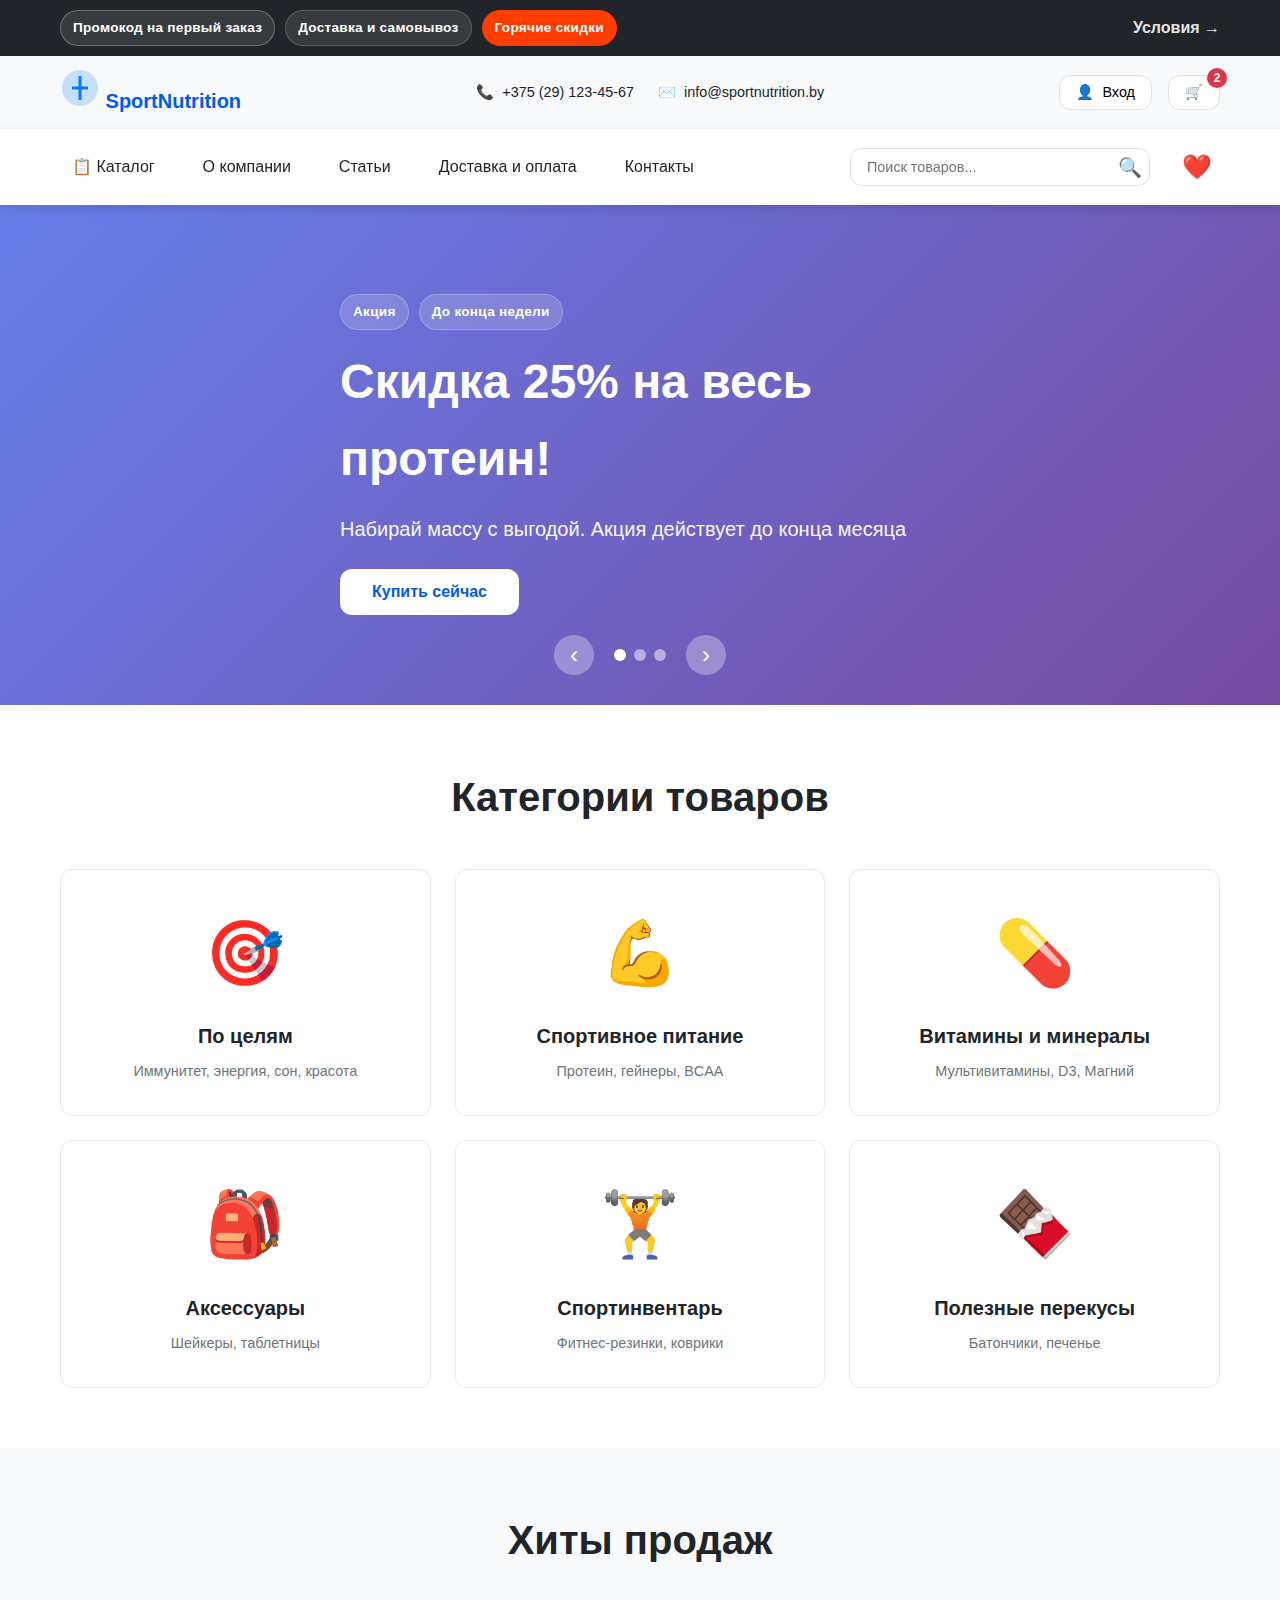
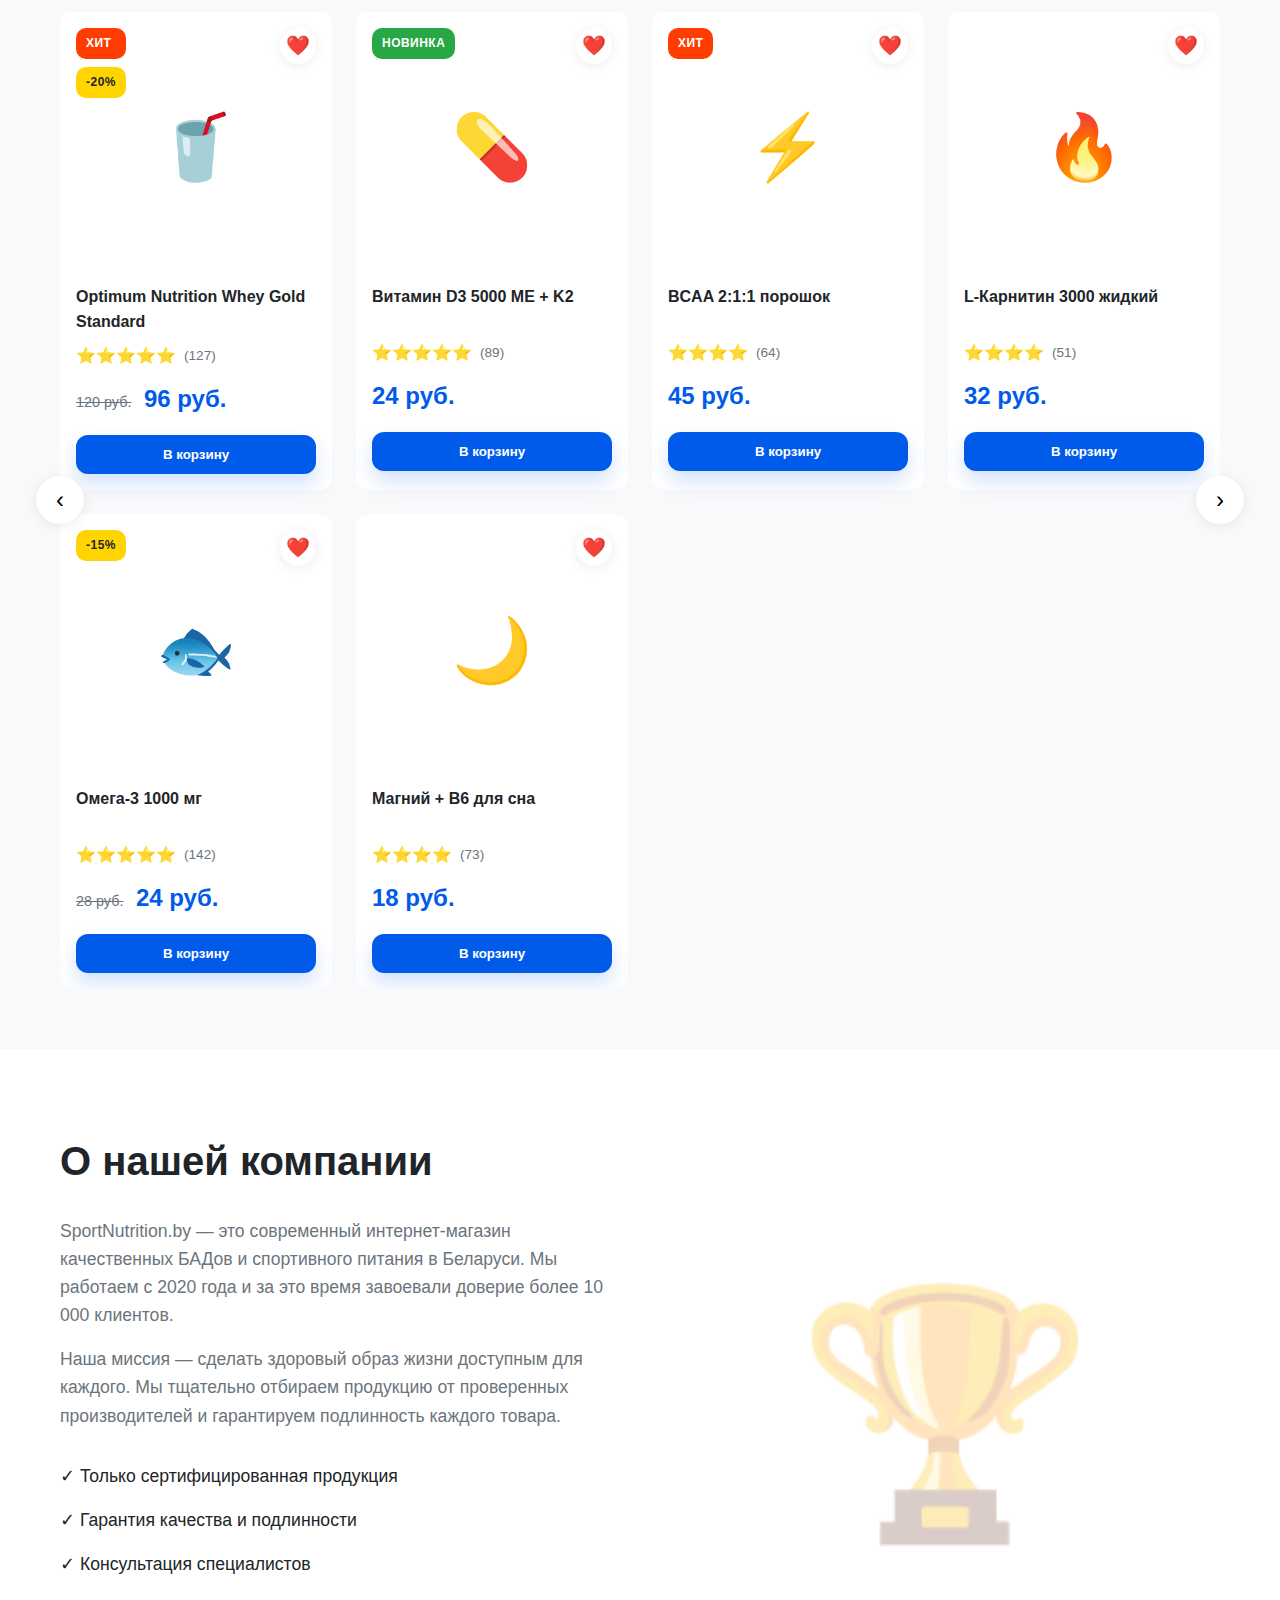
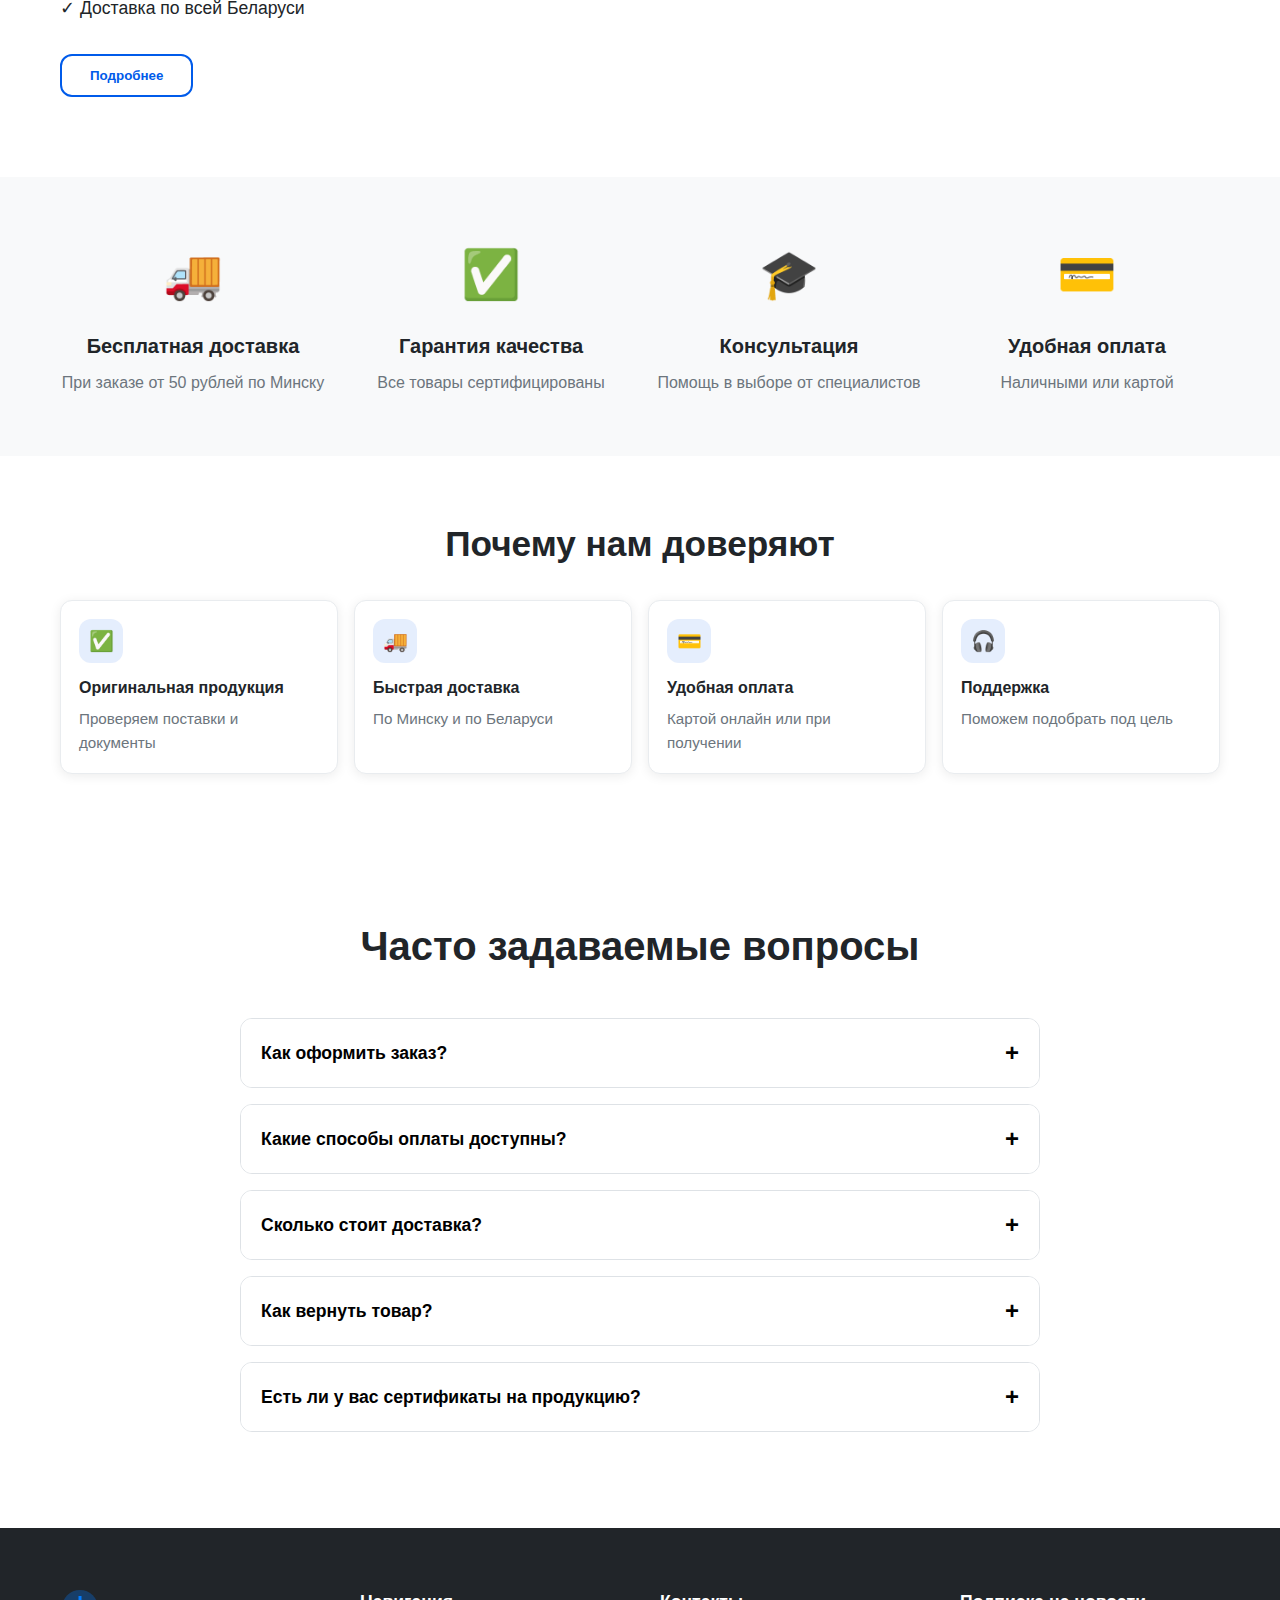
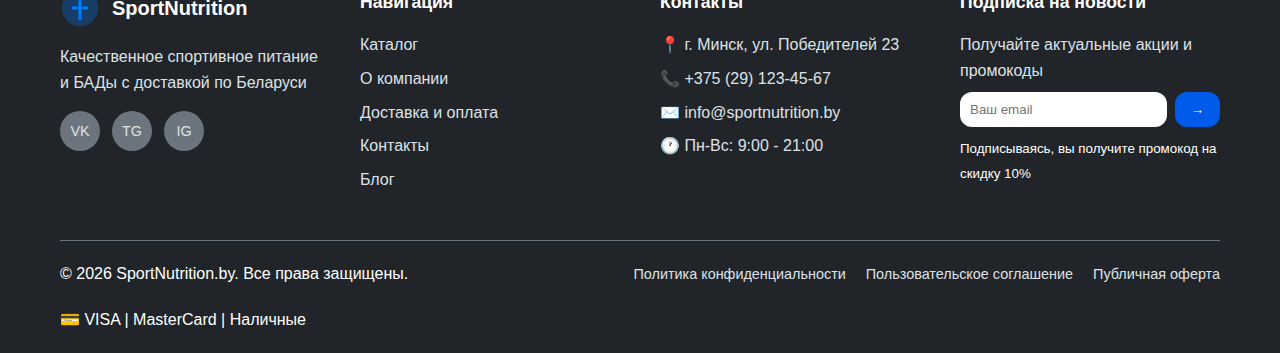
<file: index.html>
<!DOCTYPE html>
<html lang="ru">
<head>
    <meta charset="UTF-8">
    <meta name="viewport" content="width=device-width, initial-scale=1.0">
    <title>SportNutrition.by - БАДы и спортивное питание</title>
    <link rel="stylesheet" href="styles.css">
</head>
<body>
    <!-- Header -->
    <header class="header">
        <div class="header-top">
            <div class="container">
                <div class="header-top-content">
                    <div class="logo">
                        <a href="index.html">
                            <svg width="40" height="40" viewBox="0 0 40 40">
                                <circle cx="20" cy="20" r="18" fill="#007BFF" opacity="0.2"/>
                                <path d="M20 8 L20 32 M12 20 L28 20" stroke="#007BFF" stroke-width="3"/>
                            </svg>
                            <span>SportNutrition</span>
                        </a>
                    </div>
                    <div class="header-contacts">
                        <a href="tel:+375291234567" class="contact-item">
                            <span class="icon">📞</span> +375 (29) 123-45-67
                        </a>
                        <a href="mailto:info@sportnutrition.by" class="contact-item">
                            <span class="icon">✉️</span> info@sportnutrition.by
                        </a>
                    </div>
                    <div class="header-actions">
                        <button class="btn-login" onclick="openModal('loginModal')">
                            <span class="icon">👤</span> Вход
                        </button>
                        <button class="btn-cart" onclick="window.location.href='cart.html'">
                            <span class="icon">🛒</span>
                            <span class="cart-count">2</span>
                        </button>
                    </div>
                </div>
            </div>
        </div>
        <div class="header-bottom sticky-header">
            <div class="container">
                <nav class="main-nav">
                    <button class="burger-menu" onclick="toggleMobileMenu()">☰</button>
                    <ul class="nav-menu" id="navMenu">
                        <li class="has-dropdown">
                            <a href="catalog.html">📋 Каталог</a>
                            <div class="dropdown-menu">
                                <div class="dropdown-grid">
                                    <div class="dropdown-column">
                                        <h4>По целям</h4>
                                        <a href="catalog.html?cat=immunity">Иммунитет</a>
                                        <a href="catalog.html?cat=energy">Энергия и мозг</a>
                                        <a href="catalog.html?cat=sleep">Спокойствие и сон</a>
                                        <a href="catalog.html?cat=beauty">Красота (Кожа, волосы)</a>
                                        <a href="catalog.html?cat=weight">Похудение</a>
                                    </div>
                                    <div class="dropdown-column">
                                        <h4>Спортивное питание</h4>
                                        <a href="catalog.html?cat=protein">Протеин</a>
                                        <a href="catalog.html?cat=gainers">Гейнеры</a>
                                        <a href="catalog.html?cat=amino">Аминокислоты</a>
                                        <a href="catalog.html?cat=creatine">Креатин</a>
                                    </div>
                                    <div class="dropdown-column">
                                        <h4>Витамины и минералы</h4>
                                        <a href="catalog.html?cat=multi">Мультивитамины</a>
                                        <a href="catalog.html?cat=vitamins">Отдельные витамины</a>
                                        <a href="catalog.html?cat=minerals">Минералы</a>
                                        <a href="catalog.html?cat=omega">Омега и Жиры</a>
                                    </div>
                                </div>
                            </div>
                        </li>
                        <li><a href="#about">О компании</a></li>
                        <li><a href="blog.html">Статьи</a></li>
                        <li><a href="delivery.html">Доставка и оплата</a></li>
                        <li><a href="contacts.html">Контакты</a></li>
                    </ul>
                    <div class="search-bar">
                        <input type="text" placeholder="Поиск товаров..." id="searchInput" onkeyup="searchProducts()">
                        <button class="search-btn">🔍</button>
                        <div class="search-results" id="searchResults"></div>
                    </div>
                    <button class="btn-favorites">❤️</button>
                </nav>
            </div>
        </div>
    </header>

    <!-- Hero Slider -->
    <section class="hero-slider">
        <div class="slider-container">
            <div class="slide active" style="background: linear-gradient(135deg, #667eea 0%, #764ba2 100%);">
                <div class="container">
                    <div class="slide-content">
                        <h1>Скидка 25% на весь протеин!</h1>
                        <p>Набирай массу с выгодой. Акция действует до конца месяца</p>
                        <button class="btn-primary" onclick="window.location.href='catalog.html?cat=protein'">Купить сейчас</button>
                    </div>
                </div>
            </div>
            <div class="slide" style="background: linear-gradient(135deg, #f093fb 0%, #f5576c 100%);">
                <div class="container">
                    <div class="slide-content">
                        <h1>Новинка: Комплекс витаминов D3+K2</h1>
                        <p>Укрепляй иммунитет круглый год</p>
                        <button class="btn-primary" onclick="window.location.href='product.html'">Подробнее</button>
                    </div>
                </div>
            </div>
            <div class="slide" style="background: linear-gradient(135deg, #4facfe 0%, #00f2fe 100%);">
                <div class="container">
                    <div class="slide-content">
                        <h1>Бесплатная доставка от 50 руб!</h1>
                        <p>Закажи сегодня и получи завтра</p>
                        <button class="btn-primary" onclick="window.location.href='catalog.html'">В каталог</button>
                    </div>
                </div>
            </div>
        </div>
        <div class="slider-nav">
            <button class="slider-arrow prev" onclick="changeSlide(-1)">‹</button>
            <div class="slider-dots">
                <span class="dot active" onclick="goToSlide(0)"></span>
                <span class="dot" onclick="goToSlide(1)"></span>
                <span class="dot" onclick="goToSlide(2)"></span>
            </div>
            <button class="slider-arrow next" onclick="changeSlide(1)">›</button>
        </div>
    </section>

    <!-- Categories -->
    <section class="categories-section">
        <div class="container">
            <h2>Категории товаров</h2>
            <div class="categories-grid">
                <a href="catalog.html?cat=goals" class="category-card">
                    <div class="category-image">
                        <div class="category-icon">🎯</div>
                    </div>
                    <h3>По целям</h3>
                    <p>Иммунитет, энергия, сон, красота</p>
                </a>
                <a href="catalog.html?cat=sports" class="category-card">
                    <div class="category-image">
                        <div class="category-icon">💪</div>
                    </div>
                    <h3>Спортивное питание</h3>
                    <p>Протеин, гейнеры, BCAA</p>
                </a>
                <a href="catalog.html?cat=vitamins" class="category-card">
                    <div class="category-image">
                        <div class="category-icon">💊</div>
                    </div>
                    <h3>Витамины и минералы</h3>
                    <p>Мультивитамины, D3, Магний</p>
                </a>
                <a href="catalog.html?cat=accessories" class="category-card">
                    <div class="category-image">
                        <div class="category-icon">🎒</div>
                    </div>
                    <h3>Аксессуары</h3>
                    <p>Шейкеры, таблетницы</p>
                </a>
                <a href="catalog.html?cat=gym" class="category-card">
                    <div class="category-image">
                        <div class="category-icon">🏋️</div>
                    </div>
                    <h3>Спортинвентарь</h3>
                    <p>Фитнес-резинки, коврики</p>
                </a>
                <a href="catalog.html?cat=snacks" class="category-card">
                    <div class="category-image">
                        <div class="category-icon">🍫</div>
                    </div>
                    <h3>Полезные перекусы</h3>
                    <p>Батончики, печенье</p>
                </a>
            </div>
        </div>
    </section>

    <!-- Top Products -->
    <section class="top-products">
        <div class="container">
            <h2>Хиты продаж</h2>
            <div class="products-slider">
                <button class="slider-btn prev" onclick="scrollProducts(-1)">‹</button>
                <div class="products-container" id="topProducts">
                    <div class="product-card">
                        <div class="product-badges">
                            <span class="badge hit">ХИТ</span>
                            <span class="badge discount">-20%</span>
                        </div>
                        <div class="product-image" onclick="window.location.href='product.html'">
                            <div class="placeholder-img">🥤</div>
                        </div>
                        <h3 class="product-title">Optimum Nutrition Whey Gold Standard</h3>
                        <div class="product-rating">
                            <span class="stars">⭐⭐⭐⭐⭐</span>
                            <span class="reviews">(127)</span>
                        </div>
                        <div class="product-price">
                            <span class="old-price">120 руб.</span>
                            <span class="current-price">96 руб.</span>
                        </div>
                        <button class="btn-add-cart" onclick="addToCart(1)">В корзину</button>
                        <button class="btn-icon-favorite">❤️</button>
                    </div>

                    <div class="product-card">
                        <div class="product-badges">
                            <span class="badge new">НОВИНКА</span>
                        </div>
                        <div class="product-image" onclick="window.location.href='product.html'">
                            <div class="placeholder-img">💊</div>
                        </div>
                        <h3 class="product-title">Витамин D3 5000 МЕ + K2</h3>
                        <div class="product-rating">
                            <span class="stars">⭐⭐⭐⭐⭐</span>
                            <span class="reviews">(89)</span>
                        </div>
                        <div class="product-price">
                            <span class="current-price">24 руб.</span>
                        </div>
                        <button class="btn-add-cart" onclick="addToCart(2)">В корзину</button>
                        <button class="btn-icon-favorite">❤️</button>
                    </div>

                    <div class="product-card">
                        <div class="product-badges">
                            <span class="badge hit">ХИТ</span>
                        </div>
                        <div class="product-image" onclick="window.location.href='product.html'">
                            <div class="placeholder-img">⚡</div>
                        </div>
                        <h3 class="product-title">BCAA 2:1:1 порошок</h3>
                        <div class="product-rating">
                            <span class="stars">⭐⭐⭐⭐</span>
                            <span class="reviews">(64)</span>
                        </div>
                        <div class="product-price">
                            <span class="current-price">45 руб.</span>
                        </div>
                        <button class="btn-add-cart" onclick="addToCart(3)">В корзину</button>
                        <button class="btn-icon-favorite">❤️</button>
                    </div>

                    <div class="product-card">
                        <div class="product-image" onclick="window.location.href='product.html'">
                            <div class="placeholder-img">🔥</div>
                        </div>
                        <h3 class="product-title">L-Карнитин 3000 жидкий</h3>
                        <div class="product-rating">
                            <span class="stars">⭐⭐⭐⭐</span>
                            <span class="reviews">(51)</span>
                        </div>
                        <div class="product-price">
                            <span class="current-price">32 руб.</span>
                        </div>
                        <button class="btn-add-cart" onclick="addToCart(4)">В корзину</button>
                        <button class="btn-icon-favorite">❤️</button>
                    </div>

                    <div class="product-card">
                        <div class="product-badges">
                            <span class="badge discount">-15%</span>
                        </div>
                        <div class="product-image" onclick="window.location.href='product.html'">
                            <div class="placeholder-img">🐟</div>
                        </div>
                        <h3 class="product-title">Омега-3 1000 мг</h3>
                        <div class="product-rating">
                            <span class="stars">⭐⭐⭐⭐⭐</span>
                            <span class="reviews">(142)</span>
                        </div>
                        <div class="product-price">
                            <span class="old-price">28 руб.</span>
                            <span class="current-price">24 руб.</span>
                        </div>
                        <button class="btn-add-cart" onclick="addToCart(5)">В корзину</button>
                        <button class="btn-icon-favorite">❤️</button>
                    </div>

                    <div class="product-card">
                        <div class="product-image" onclick="window.location.href='product.html'">
                            <div class="placeholder-img">🌙</div>
                        </div>
                        <h3 class="product-title">Магний + B6 для сна</h3>
                        <div class="product-rating">
                            <span class="stars">⭐⭐⭐⭐</span>
                            <span class="reviews">(73)</span>
                        </div>
                        <div class="product-price">
                            <span class="current-price">18 руб.</span>
                        </div>
                        <button class="btn-add-cart" onclick="addToCart(6)">В корзину</button>
                        <button class="btn-icon-favorite">❤️</button>
                    </div>
                </div>
                <button class="slider-btn next" onclick="scrollProducts(1)">›</button>
            </div>
        </div>
    </section>

    <!-- About -->
    <section class="about-section" id="about">
        <div class="container">
            <div class="about-content">
                <div class="about-text">
                    <h2>О нашей компании</h2>
                    <p>SportNutrition.by — это современный интернет-магазин качественных БАДов и спортивного питания в Беларуси. Мы работаем с 2020 года и за это время завоевали доверие более 10 000 клиентов.</p>
                    <p>Наша миссия — сделать здоровый образ жизни доступным для каждого. Мы тщательно отбираем продукцию от проверенных производителей и гарантируем подлинность каждого товара.</p>
                    <ul class="about-features">
                        <li>✓ Только сертифицированная продукция</li>
                        <li>✓ Гарантия качества и подлинности</li>
                        <li>✓ Консультация специалистов</li>
                        <li>✓ Доставка по всей Беларуси</li>
                    </ul>
                    <button class="btn-secondary">Подробнее</button>
                </div>
                <div class="about-image">
                    <div class="placeholder-about">🏆</div>
                </div>
            </div>
        </div>
    </section>

    <!-- Advantages -->
    <section class="advantages">
        <div class="container">
            <div class="advantages-grid">
                <div class="advantage-item">
                    <div class="advantage-icon">🚚</div>
                    <h3>Бесплатная доставка</h3>
                    <p>При заказе от 50 рублей по Минску</p>
                </div>
                <div class="advantage-item">
                    <div class="advantage-icon">✅</div>
                    <h3>Гарантия качества</h3>
                    <p>Все товары сертифицированы</p>
                </div>
                <div class="advantage-item">
                    <div class="advantage-icon">🎓</div>
                    <h3>Консультация</h3>
                    <p>Помощь в выборе от специалистов</p>
                </div>
                <div class="advantage-item">
                    <div class="advantage-icon">💳</div>
                    <h3>Удобная оплата</h3>
                    <p>Наличными или картой</p>
                </div>
            </div>
        </div>
    </section>

    <!-- FAQ -->
    <section class="faq-section">
        <div class="container">
            <h2>Часто задаваемые вопросы</h2>
            <div class="faq-accordion">
                <div class="faq-item">
                    <button class="faq-question" onclick="toggleFAQ(this)">
                        Как оформить заказ?
                        <span class="faq-icon">+</span>
                    </button>
                    <div class="faq-answer">
                        <p>Добавьте нужные товары в корзину, нажмите "Оформить заказ", зарегистрируйтесь или войдите в личный кабинет, заполните данные доставки и выберите способ оплаты. После подтверждения вы получите SMS с номером заказа.</p>
                    </div>
                </div>
                <div class="faq-item">
                    <button class="faq-question" onclick="toggleFAQ(this)">
                        Какие способы оплаты доступны?
                        <span class="faq-icon">+</span>
                    </button>
                    <div class="faq-answer">
                        <p>Мы принимаем оплату картой онлайн, наличными при получении и картой курьеру. Все онлайн-платежи защищены 3D-Secure.</p>
                    </div>
                </div>
                <div class="faq-item">
                    <button class="faq-question" onclick="toggleFAQ(this)">
                        Сколько стоит доставка?
                        <span class="faq-icon">+</span>
                    </button>
                    <div class="faq-answer">
                        <p>Доставка по Минску — 5 руб., бесплатно при заказе от 50 руб. Доставка по Беларуси — от 7 руб. в зависимости от региона. Самовывоз всегда бесплатный.</p>
                    </div>
                </div>
                <div class="faq-item">
                    <button class="faq-question" onclick="toggleFAQ(this)">
                        Как вернуть товар?
                        <span class="faq-icon">+</span>
                    </button>
                    <div class="faq-answer">
                        <p>Вы можете вернуть товар в течение 14 дней с момента получения, если он не был в употреблении и сохранена упаковка. Свяжитесь с нами по телефону или email для оформления возврата.</p>
                    </div>
                </div>
                <div class="faq-item">
                    <button class="faq-question" onclick="toggleFAQ(this)">
                        Есть ли у вас сертификаты на продукцию?
                        <span class="faq-icon">+</span>
                    </button>
                    <div class="faq-answer">
                        <p>Да, вся наша продукция имеет необходимые сертификаты соответствия и декларации. Вы можете запросить документы на любой товар через форму обратной связи.</p>
                    </div>
                </div>
            </div>
        </div>
    </section>

    <!-- Footer -->
    <footer class="footer">
        <div class="container">
            <div class="footer-content">
                <div class="footer-column">
                    <div class="footer-logo">
                        <svg width="40" height="40" viewBox="0 0 40 40">
                            <circle cx="20" cy="20" r="18" fill="#007BFF" opacity="0.3"/>
                            <path d="M20 8 L20 32 M12 20 L28 20" stroke="#007BFF" stroke-width="3"/>
                        </svg>
                        <span>SportNutrition</span>
                    </div>
                    <p>Качественное спортивное питание и БАДы с доставкой по Беларуси</p>
                    <div class="social-links">
                        <a href="#" class="social-icon">VK</a>
                        <a href="#" class="social-icon">TG</a>
                        <a href="#" class="social-icon">IG</a>
                    </div>
                </div>
                <div class="footer-column">
                    <h4>Навигация</h4>
                    <ul>
                        <li><a href="catalog.html">Каталог</a></li>
                        <li><a href="#about">О компании</a></li>
                        <li><a href="delivery.html">Доставка и оплата</a></li>
                        <li><a href="contacts.html">Контакты</a></li>
                        <li><a href="blog.html">Блог</a></li>
                    </ul>
                </div>
                <div class="footer-column">
                    <h4>Контакты</h4>
                    <p>📍 г. Минск, ул. Победителей 23</p>
                    <p>📞 +375 (29) 123-45-67</p>
                    <p>✉️ info@sportnutrition.by</p>
                    <p>🕐 Пн-Вс: 9:00 - 21:00</p>
                </div>
                <div class="footer-column">
                    <h4>Подписка на новости</h4>
                    <p>Получайте актуальные акции и промокоды</p>
                    <form class="subscribe-form" onsubmit="subscribe(event)">
                        <input type="email" placeholder="Ваш email" required>
                        <button type="submit">→</button>
                    </form>
                    <small>Подписываясь, вы получите промокод на скидку 10%</small>
                </div>
            </div>
            <div class="footer-bottom">
                <p>&copy; 2026 SportNutrition.by. Все права защищены.</p>
                <div class="footer-links">
                    <a href="privacy.html">Политика конфиденциальности</a>
                    <a href="terms.html">Пользовательское соглашение</a>
                    <a href="offer.html">Публичная оферта</a>
                </div>
                <div class="payment-methods">
                    💳 VISA | MasterCard | Наличные
                </div>
            </div>
        </div>
    </footer>

    <!-- Login Modal -->
    <div id="loginModal" class="modal">
        <div class="modal-content">
            <button class="modal-close" onclick="closeModal('loginModal')">&times;</button>
            <h2>Вход в личный кабинет</h2>
            <div class="login-tabs">
                <button class="tab-btn active" onclick="switchTab('sms')">По SMS</button>
                <button class="tab-btn" onclick="switchTab('email')">По Email</button>
            </div>
            <form id="smsLogin" class="login-form">
                <div class="form-group">
                    <label>Номер телефона</label>
                    <input type="tel" placeholder="+375 (29) 123-45-67" required>
                </div>
                <button type="submit" class="btn-primary">Получить код</button>
                <p class="form-note">Вам придет SMS с кодом подтверждения</p>
            </form>
            <form id="emailLogin" class="login-form" style="display:none;">
                <div class="form-group">
                    <label>Email</label>
                    <input type="email" placeholder="your@email.com" required>
                </div>
                <div class="form-group">
                    <label>Пароль</label>
                    <input type="password" placeholder="••••••••" required>
                </div>
                <div class="form-checkbox">
                    <input type="checkbox" id="remember">
                    <label for="remember">Запомнить меня</label>
                </div>
                <button type="submit" class="btn-primary">Войти</button>
                <a href="#" class="forgot-password">Забыли пароль?</a>
            </form>
        </div>
    </div>

    <!-- Notification Toast -->
    <div id="toast" class="toast"></div>

    <script src="script.js"></script>
</body>
</html>
</file>
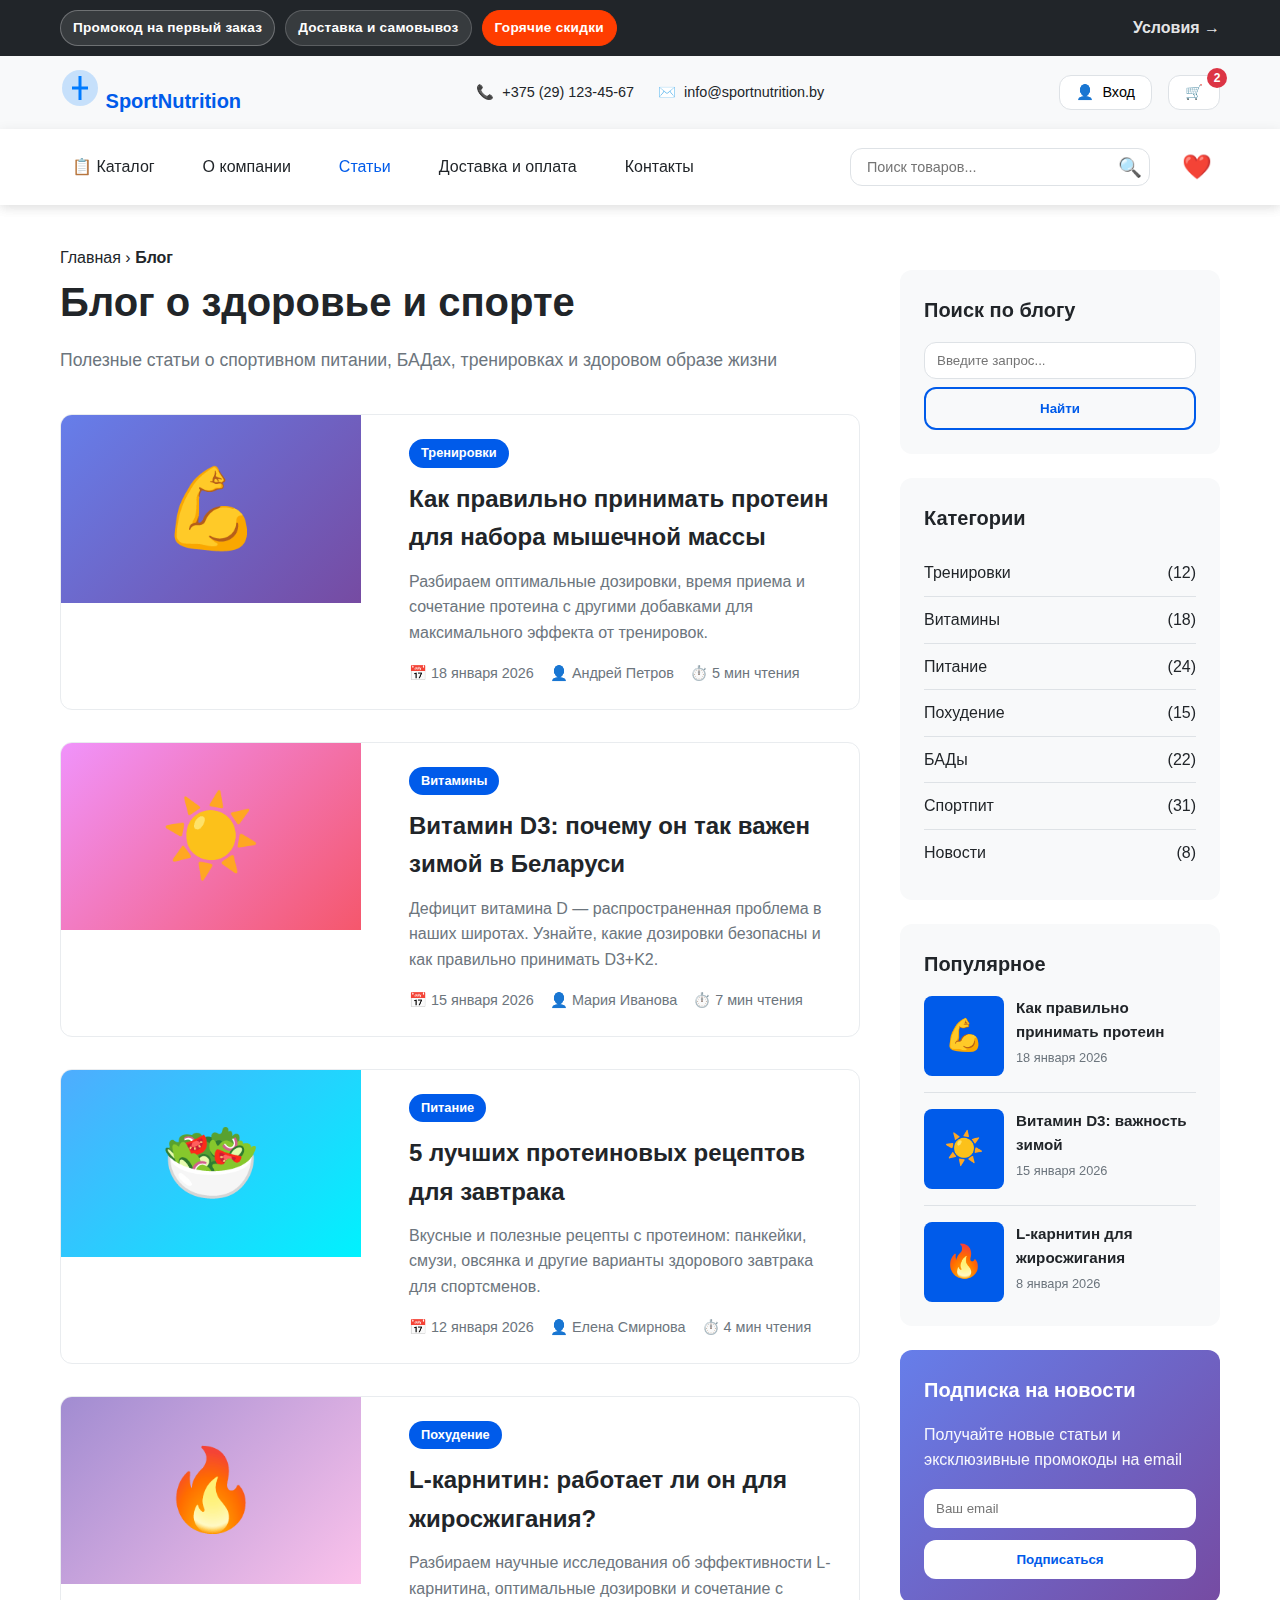
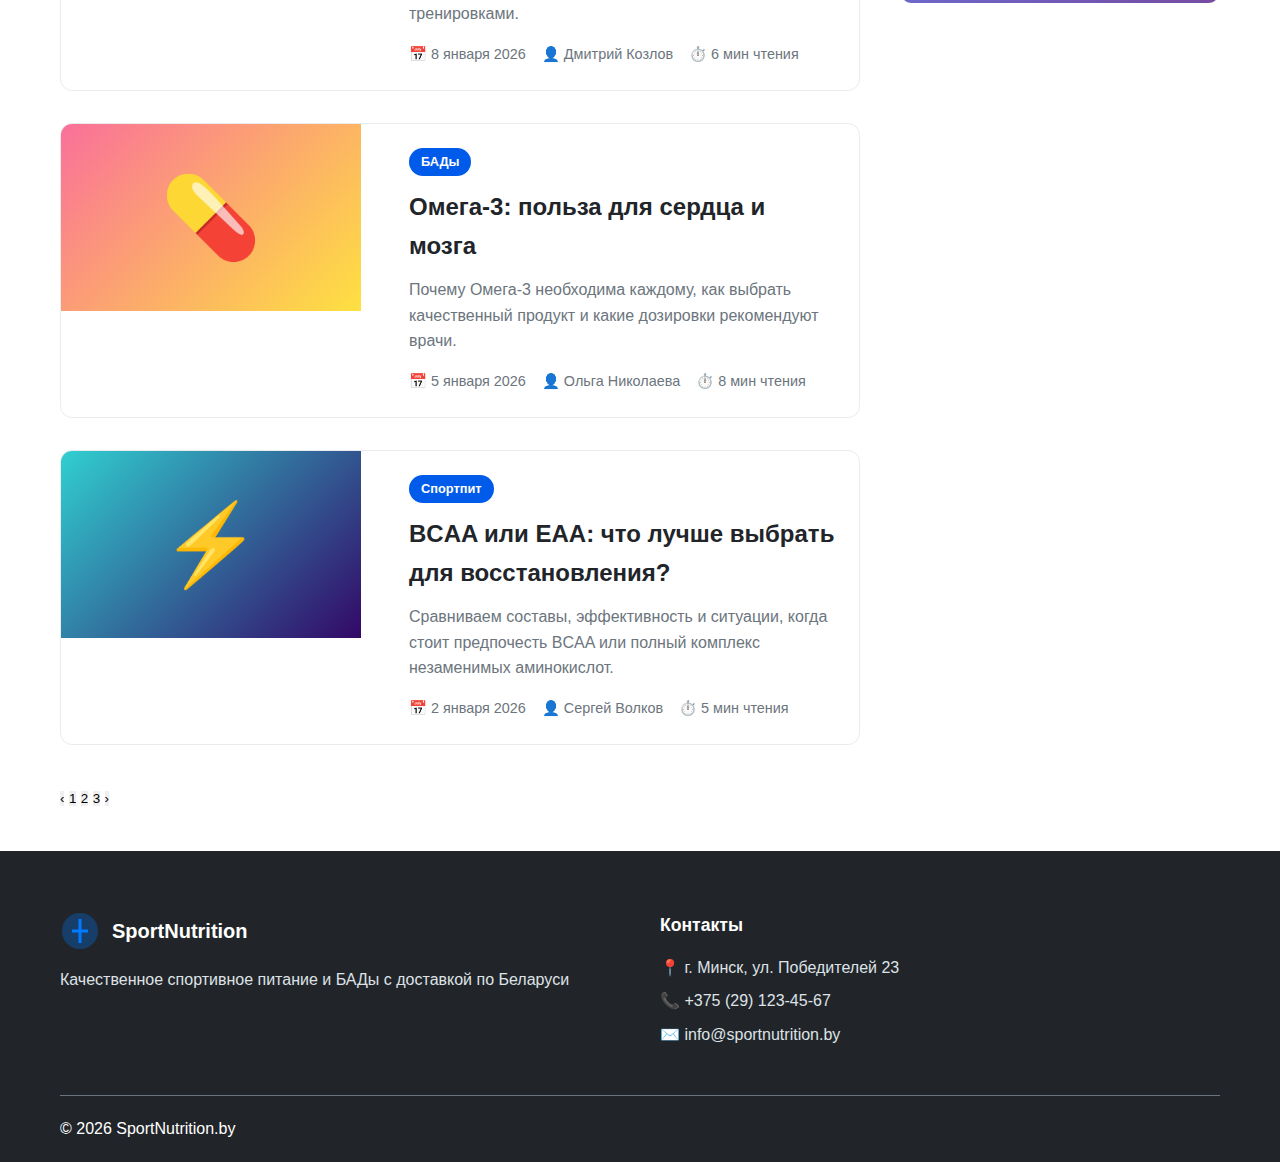
<file: blog.html>
<!DOCTYPE html>
<html lang="ru">
<head>
    <meta charset="UTF-8">
    <meta name="viewport" content="width=device-width, initial-scale=1.0">
    <title>Блог - SportNutrition.by</title>
    <link rel="stylesheet" href="styles.css">
    <style>
        .blog-page {
            padding: 40px 0;
        }

        .blog-container {
            display: grid;
            grid-template-columns: 1fr 320px;
            gap: 40px;
        }

        .blog-main h1 {
            font-size: 2.5rem;
            margin-bottom: 12px;
        }

        .blog-subtitle {
            color: var(--gray-600);
            font-size: 1.1rem;
            margin-bottom: 40px;
        }

        .blog-grid {
            display: grid;
            gap: 32px;
        }

        .blog-card {
            display: grid;
            grid-template-columns: 300px 1fr;
            gap: 24px;
            background: var(--white);
            border: 1px solid var(--gray-200);
            border-radius: var(--border-radius);
            overflow: hidden;
            transition: var(--transition);
        }

        .blog-card:hover {
            box-shadow: var(--box-shadow);
            transform: translateY(-4px);
        }

        .blog-card-image {
            aspect-ratio: 16/10;
            background: linear-gradient(135deg, #667eea 0%, #764ba2 100%);
            display: flex;
            align-items: center;
            justify-content: center;
            font-size: 5rem;
            cursor: pointer;
        }

        .blog-card-content {
            padding: 24px;
            display: flex;
            flex-direction: column;
        }

        .blog-category {
            display: inline-block;
            padding: 4px 12px;
            background: var(--primary-color);
            color: var(--white);
            border-radius: 20px;
            font-size: 0.8rem;
            font-weight: 600;
            margin-bottom: 12px;
            width: fit-content;
        }

        .blog-card h2 {
            font-size: 1.5rem;
            margin-bottom: 12px;
            cursor: pointer;
        }

        .blog-card h2:hover {
            color: var(--primary-color);
        }

        .blog-excerpt {
            color: var(--gray-600);
            margin-bottom: 16px;
            line-height: 1.6;
        }

        .blog-meta {
            display: flex;
            gap: 16px;
            color: var(--gray-600);
            font-size: 0.9rem;
            margin-top: auto;
        }

        .blog-meta-item {
            display: flex;
            align-items: center;
            gap: 4px;
        }

        .blog-sidebar {
            position: sticky;
            top: 100px;
            height: fit-content;
        }

        .sidebar-widget {
            background: var(--gray-100);
            padding: 24px;
            border-radius: var(--border-radius);
            margin-bottom: 24px;
        }

        .sidebar-widget h3 {
            font-size: 1.25rem;
            margin-bottom: 16px;
        }

        .search-widget input {
            width: 100%;
            padding: 10px 12px;
            border: 1px solid var(--gray-300);
            border-radius: var(--border-radius);
            margin-bottom: 8px;
        }

        .categories-list {
            list-style: none;
        }

        .categories-list li {
            padding: 10px 0;
            border-bottom: 1px solid var(--gray-300);
        }

        .categories-list li:last-child {
            border-bottom: none;
        }

        .categories-list a {
            display: flex;
            justify-content: space-between;
            color: var(--gray-900);
        }

        .categories-list a:hover {
            color: var(--primary-color);
        }

        .popular-posts {
            list-style: none;
        }

        .popular-post-item {
            display: flex;
            gap: 12px;
            margin-bottom: 16px;
            padding-bottom: 16px;
            border-bottom: 1px solid var(--gray-300);
        }

        .popular-post-item:last-child {
            margin-bottom: 0;
            padding-bottom: 0;
            border-bottom: none;
        }

        .popular-post-image {
            width: 80px;
            height: 80px;
            background: var(--primary-color);
            border-radius: 8px;
            flex-shrink: 0;
            display: flex;
            align-items: center;
            justify-content: center;
            font-size: 2rem;
        }

        .popular-post-info h4 {
            font-size: 0.95rem;
            margin-bottom: 4px;
            cursor: pointer;
        }

        .popular-post-info h4:hover {
            color: var(--primary-color);
        }

        .popular-post-date {
            font-size: 0.8rem;
            color: var(--gray-600);
        }

        .subscribe-widget {
            background: linear-gradient(135deg, #667eea 0%, #764ba2 100%);
            color: var(--white);
        }

        .subscribe-widget h3 {
            color: var(--white);
        }

        .subscribe-widget p {
            margin-bottom: 16px;
            opacity: 0.95;
        }

        .subscribe-widget input {
            width: 100%;
            padding: 12px;
            border: none;
            border-radius: var(--border-radius);
            margin-bottom: 12px;
        }

        .subscribe-widget button {
            width: 100%;
            padding: 12px;
            background: var(--white);
            color: var(--primary-color);
            border: none;
            border-radius: var(--border-radius);
            font-weight: 600;
        }

        @media (max-width: 768px) {
            .blog-container {
                grid-template-columns: 1fr;
            }

            .blog-card {
                grid-template-columns: 1fr;
            }

            .blog-sidebar {
                position: static;
            }
        }
    </style>
</head>
<body>
    <header class="header">
        <div class="header-top">
            <div class="container">
                <div class="header-top-content">
                    <div class="logo">
                        <a href="index.html">
                            <svg width="40" height="40" viewBox="0 0 40 40">
                                <circle cx="20" cy="20" r="18" fill="#007BFF" opacity="0.2"/>
                                <path d="M20 8 L20 32 M12 20 L28 20" stroke="#007BFF" stroke-width="3"/>
                            </svg>
                            <span>SportNutrition</span>
                        </a>
                    </div>
                    <div class="header-contacts">
                        <a href="tel:+375291234567" class="contact-item">
                            <span class="icon">📞</span> +375 (29) 123-45-67
                        </a>
                        <a href="mailto:info@sportnutrition.by" class="contact-item">
                            <span class="icon">✉️</span> info@sportnutrition.by
                        </a>
                    </div>
                    <div class="header-actions">
                        <button class="btn-login" onclick="openModal('loginModal')">
                            <span class="icon">👤</span> Вход
                        </button>
                        <button class="btn-cart" onclick="window.location.href='cart.html'">
                            <span class="icon">🛒</span>
                            <span class="cart-count">2</span>
                        </button>
                    </div>
                </div>
            </div>
        </div>
        <div class="header-bottom sticky-header">
            <div class="container">
                <nav class="main-nav">
                    <button class="burger-menu" onclick="toggleMobileMenu()">☰</button>
                    <ul class="nav-menu" id="navMenu">
                        <li><a href="catalog.html">📋 Каталог</a></li>
                        <li><a href="index.html#about">О компании</a></li>
                        <li><a href="blog.html" style="color: var(--primary-color);">Статьи</a></li>
                        <li><a href="delivery.html">Доставка и оплата</a></li>
                        <li><a href="contacts.html">Контакты</a></li>
                    </ul>
                    <div class="search-bar">
                        <input type="text" placeholder="Поиск товаров..." id="searchInput" onkeyup="searchProducts()">
                        <button class="search-btn">🔍</button>
                        <div class="search-results" id="searchResults"></div>
                    </div>
                    <button class="btn-favorites">❤️</button>
                </nav>
            </div>
        </div>
    </header>

    <main class="blog-page">
        <div class="container">
            <div class="breadcrumbs">
                <a href="index.html">Главная</a> › <strong>Блог</strong>
            </div>

            <div class="blog-container">
                <div class="blog-main">
                    <h1>Блог о здоровье и спорте</h1>
                    <p class="blog-subtitle">Полезные статьи о спортивном питании, БАДах, тренировках и здоровом образе жизни</p>

                    <div class="blog-grid">
                        <!-- Статья 1 -->
                        <article class="blog-card">
                            <div class="blog-card-image" style="background: linear-gradient(135deg, #667eea 0%, #764ba2 100%);">
                                💪
                            </div>
                            <div class="blog-card-content">
                                <span class="blog-category">Тренировки</span>
                                <h2>Как правильно принимать протеин для набора мышечной массы</h2>
                                <p class="blog-excerpt">
                                    Разбираем оптимальные дозировки, время приема и сочетание протеина с другими добавками для максимального эффекта от тренировок.
                                </p>
                                <div class="blog-meta">
                                    <span class="blog-meta-item">📅 18 января 2026</span>
                                    <span class="blog-meta-item">👤 Андрей Петров</span>
                                    <span class="blog-meta-item">⏱️ 5 мин чтения</span>
                                </div>
                            </div>
                        </article>

                        <!-- Статья 2 -->
                        <article class="blog-card">
                            <div class="blog-card-image" style="background: linear-gradient(135deg, #f093fb 0%, #f5576c 100%);">
                                ☀️
                            </div>
                            <div class="blog-card-content">
                                <span class="blog-category">Витамины</span>
                                <h2>Витамин D3: почему он так важен зимой в Беларуси</h2>
                                <p class="blog-excerpt">
                                    Дефицит витамина D — распространенная проблема в наших широтах. Узнайте, какие дозировки безопасны и как правильно принимать D3+K2.
                                </p>
                                <div class="blog-meta">
                                    <span class="blog-meta-item">📅 15 января 2026</span>
                                    <span class="blog-meta-item">👤 Мария Иванова</span>
                                    <span class="blog-meta-item">⏱️ 7 мин чтения</span>
                                </div>
                            </div>
                        </article>

                        <!-- Статья 3 -->
                        <article class="blog-card">
                            <div class="blog-card-image" style="background: linear-gradient(135deg, #4facfe 0%, #00f2fe 100%);">
                                🥗
                            </div>
                            <div class="blog-card-content">
                                <span class="blog-category">Питание</span>
                                <h2>5 лучших протеиновых рецептов для завтрака</h2>
                                <p class="blog-excerpt">
                                    Вкусные и полезные рецепты с протеином: панкейки, смузи, овсянка и другие варианты здорового завтрака для спортсменов.
                                </p>
                                <div class="blog-meta">
                                    <span class="blog-meta-item">📅 12 января 2026</span>
                                    <span class="blog-meta-item">👤 Елена Смирнова</span>
                                    <span class="blog-meta-item">⏱️ 4 мин чтения</span>
                                </div>
                            </div>
                        </article>

                        <!-- Статья 4 -->
                        <article class="blog-card">
                            <div class="blog-card-image" style="background: linear-gradient(135deg, #a18cd1 0%, #fbc2eb 100%);">
                                🔥
                            </div>
                            <div class="blog-card-content">
                                <span class="blog-category">Похудение</span>
                                <h2>L-карнитин: работает ли он для жиросжигания?</h2>
                                <p class="blog-excerpt">
                                    Разбираем научные исследования об эффективности L-карнитина, оптимальные дозировки и сочетание с тренировками.
                                </p>
                                <div class="blog-meta">
                                    <span class="blog-meta-item">📅 8 января 2026</span>
                                    <span class="blog-meta-item">👤 Дмитрий Козлов</span>
                                    <span class="blog-meta-item">⏱️ 6 мин чтения</span>
                                </div>
                            </div>
                        </article>

                        <!-- Статья 5 -->
                        <article class="blog-card">
                            <div class="blog-card-image" style="background: linear-gradient(135deg, #fa709a 0%, #fee140 100%);">
                                💊
                            </div>
                            <div class="blog-card-content">
                                <span class="blog-category">БАДы</span>
                                <h2>Омега-3: польза для сердца и мозга</h2>
                                <p class="blog-excerpt">
                                    Почему Омега-3 необходима каждому, как выбрать качественный продукт и какие дозировки рекомендуют врачи.
                                </p>
                                <div class="blog-meta">
                                    <span class="blog-meta-item">📅 5 января 2026</span>
                                    <span class="blog-meta-item">👤 Ольга Николаева</span>
                                    <span class="blog-meta-item">⏱️ 8 мин чтения</span>
                                </div>
                            </div>
                        </article>

                        <!-- Статья 6 -->
                        <article class="blog-card">
                            <div class="blog-card-image" style="background: linear-gradient(135deg, #30cfd0 0%, #330867 100%);">
                                ⚡
                            </div>
                            <div class="blog-card-content">
                                <span class="blog-category">Спортпит</span>
                                <h2>BCAA или EAA: что лучше выбрать для восстановления?</h2>
                                <p class="blog-excerpt">
                                    Сравниваем составы, эффективность и ситуации, когда стоит предпочесть BCAA или полный комплекс незаменимых аминокислот.
                                </p>
                                <div class="blog-meta">
                                    <span class="blog-meta-item">📅 2 января 2026</span>
                                    <span class="blog-meta-item">👤 Сергей Волков</span>
                                    <span class="blog-meta-item">⏱️ 5 мин чтения</span>
                                </div>
                            </div>
                        </article>
                    </div>

                    <!-- Пагинация -->
                    <div class="pagination" style="margin-top: 40px;">
                        <button class="page-btn">‹</button>
                        <button class="page-btn active">1</button>
                        <button class="page-btn">2</button>
                        <button class="page-btn">3</button>
                        <button class="page-btn">›</button>
                    </div>
                </div>

                <!-- Sidebar -->
                <aside class="blog-sidebar">
                    <!-- Поиск -->
                    <div class="sidebar-widget search-widget">
                        <h3>Поиск по блогу</h3>
                        <input type="text" placeholder="Введите запрос...">
                        <button class="btn-secondary" style="width: 100%;">Найти</button>
                    </div>

                    <!-- Категории -->
                    <div class="sidebar-widget">
                        <h3>Категории</h3>
                        <ul class="categories-list">
                            <li><a href="#">Тренировки <span>(12)</span></a></li>
                            <li><a href="#">Витамины <span>(18)</span></a></li>
                            <li><a href="#">Питание <span>(24)</span></a></li>
                            <li><a href="#">Похудение <span>(15)</span></a></li>
                            <li><a href="#">БАДы <span>(22)</span></a></li>
                            <li><a href="#">Спортпит <span>(31)</span></a></li>
                            <li><a href="#">Новости <span>(8)</span></a></li>
                        </ul>
                    </div>

                    <!-- Популярные статьи -->
                    <div class="sidebar-widget">
                        <h3>Популярное</h3>
                        <ul class="popular-posts">
                            <li class="popular-post-item">
                                <div class="popular-post-image">💪</div>
                                <div class="popular-post-info">
                                    <h4>Как правильно принимать протеин</h4>
                                    <div class="popular-post-date">18 января 2026</div>
                                </div>
                            </li>
                            <li class="popular-post-item">
                                <div class="popular-post-image">☀️</div>
                                <div class="popular-post-info">
                                    <h4>Витамин D3: важность зимой</h4>
                                    <div class="popular-post-date">15 января 2026</div>
                                </div>
                            </li>
                            <li class="popular-post-item">
                                <div class="popular-post-image">🔥</div>
                                <div class="popular-post-info">
                                    <h4>L-карнитин для жиросжигания</h4>
                                    <div class="popular-post-date">8 января 2026</div>
                                </div>
                            </li>
                        </ul>
                    </div>

                    <!-- Подписка -->
                    <div class="sidebar-widget subscribe-widget">
                        <h3>Подписка на новости</h3>
                        <p>Получайте новые статьи и эксклюзивные промокоды на email</p>
                        <form onsubmit="subscribe(event)">
                            <input type="email" placeholder="Ваш email" required>
                            <button type="submit">Подписаться</button>
                        </form>
                    </div>
                </aside>
            </div>
        </div>
    </main>

    <footer class="footer">
        <div class="container">
            <div class="footer-content">
                <div class="footer-column">
                    <div class="footer-logo">
                        <svg width="40" height="40" viewBox="0 0 40 40">
                            <circle cx="20" cy="20" r="18" fill="#007BFF" opacity="0.3"/>
                            <path d="M20 8 L20 32 M12 20 L28 20" stroke="#007BFF" stroke-width="3"/>
                        </svg>
                        <span>SportNutrition</span>
                    </div>
                    <p>Качественное спортивное питание и БАДы с доставкой по Беларуси</p>
                </div>
                <div class="footer-column">
                    <h4>Контакты</h4>
                    <p>📍 г. Минск, ул. Победителей 23</p>
                    <p>📞 +375 (29) 123-45-67</p>
                    <p>✉️ info@sportnutrition.by</p>
                </div>
            </div>
            <div class="footer-bottom">
                <p>&copy; 2026 SportNutrition.by</p>
            </div>
        </div>
    </footer>

    <div id="toast" class="toast"></div>
    <script src="script.js"></script>
</body>
</html>
</file>
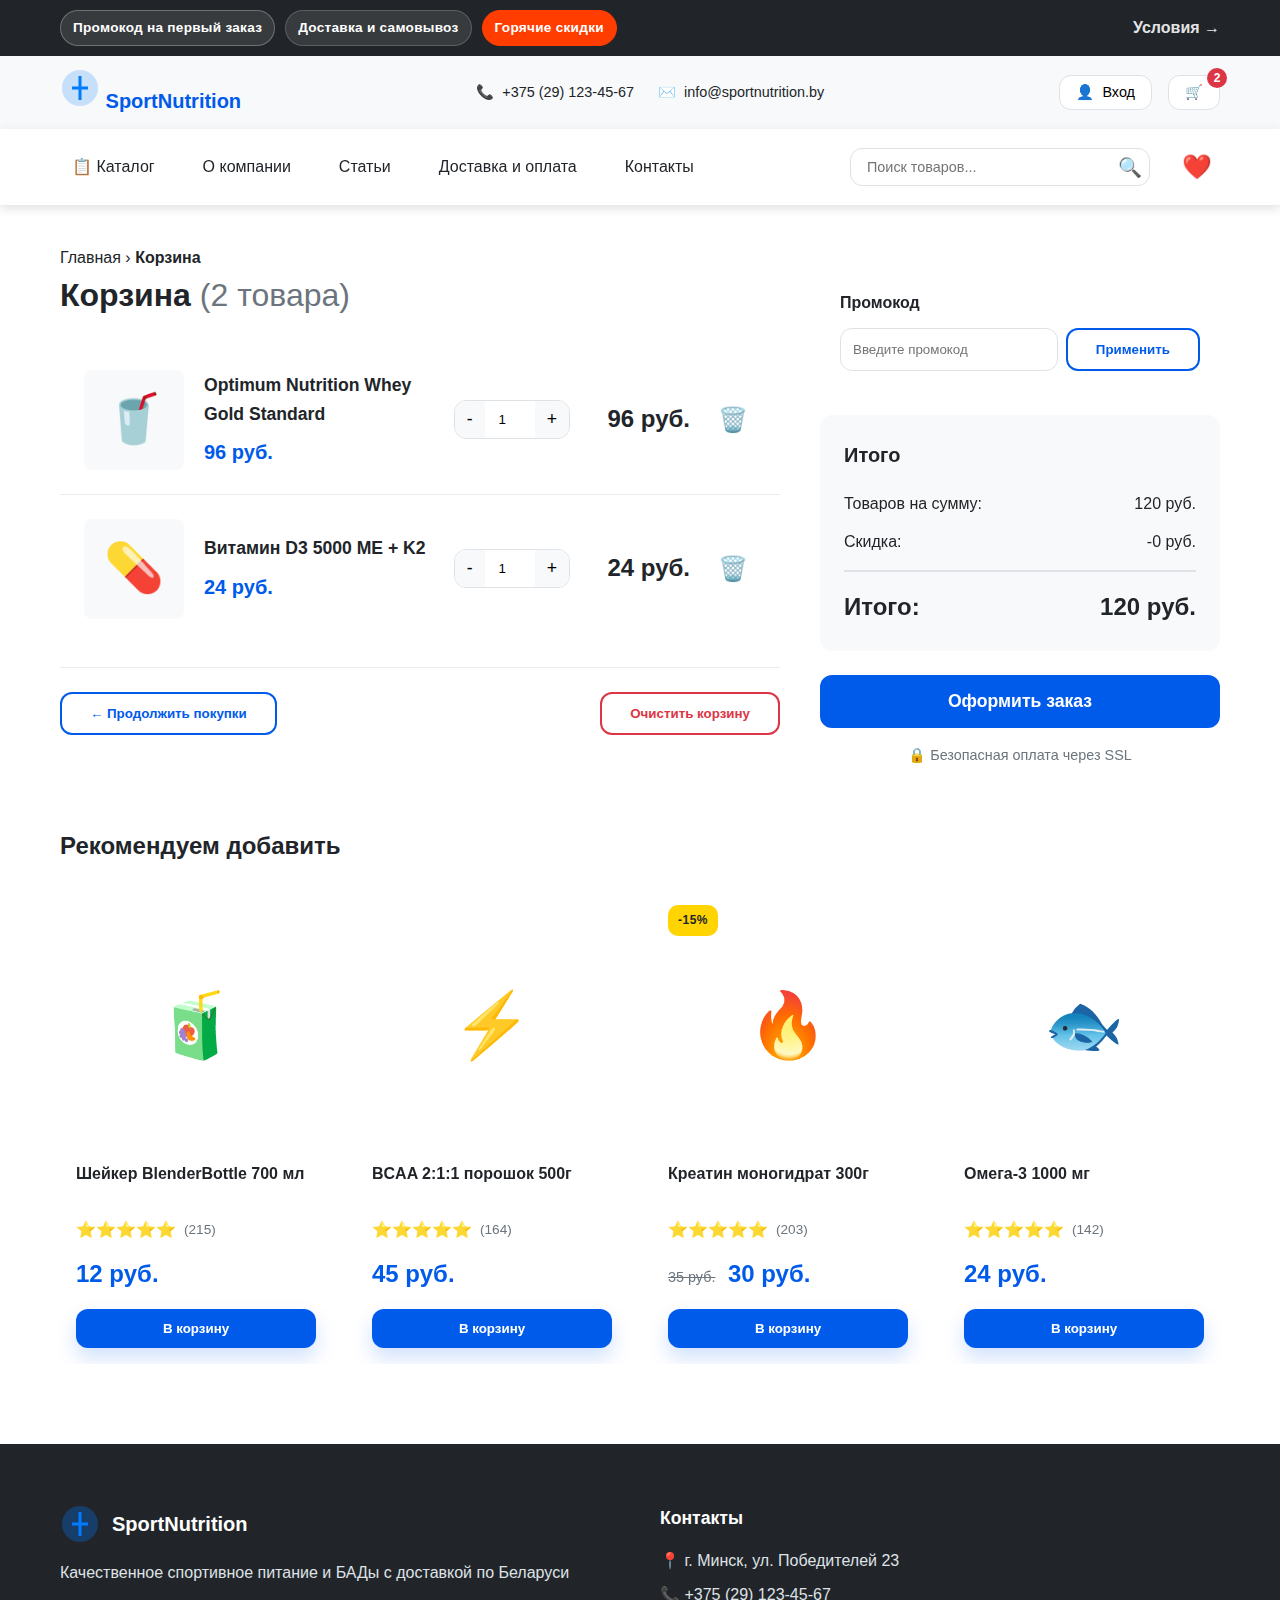
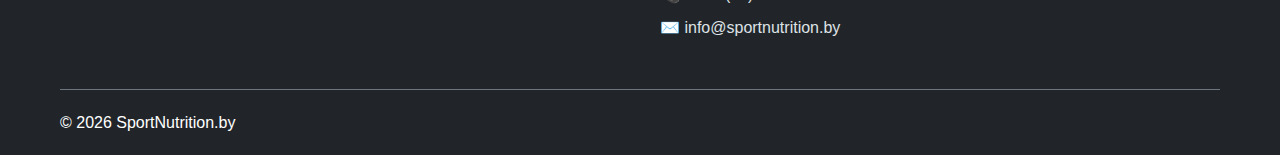
<file: cart.html>
<!DOCTYPE html>
<html lang="ru">
<head>
    <meta charset="UTF-8">
    <meta name="viewport" content="width=device-width, initial-scale=1.0">
    <title>Корзина - SportNutrition.by</title>
    <link rel="stylesheet" href="styles.css">
    <style>
        .cart-page {
            padding: 40px 0 80px;
            min-height: 60vh;
        }

        .cart-container {
            display: grid;
            grid-template-columns: 1fr 400px;
            gap: 40px;
        }

        .cart-main h1 {
            font-size: 2rem;
            margin-bottom: 24px;
        }

        .cart-items-list {
            background: var(--white);
            border-radius: var(--border-radius);
        }

        .cart-item {
            display: grid;
            grid-template-columns: 100px 1fr auto auto auto;
            gap: 20px;
            align-items: center;
            padding: 24px;
            border-bottom: 1px solid var(--gray-200);
        }

        .cart-item:last-child {
            border-bottom: none;
        }

        .cart-item-image {
            width: 100px;
            height: 100px;
            background: var(--gray-100);
            border-radius: 8px;
            display: flex;
            align-items: center;
            justify-content: center;
            font-size: 3rem;
            cursor: pointer;
        }

        .cart-item-info h3 {
            font-size: 1.1rem;
            margin-bottom: 8px;
            cursor: pointer;
        }

        .cart-item-info h3:hover {
            color: var(--primary-color);
        }

        .cart-item-details {
            color: var(--gray-600);
            font-size: 0.9rem;
        }

        .cart-item-price {
            font-size: 1.25rem;
            font-weight: 700;
            color: var(--primary-color);
        }

        .quantity-controls {
            display: flex;
            align-items: center;
            border: 1px solid var(--gray-300);
            border-radius: var(--border-radius);
            overflow: hidden;
        }

        .quantity-controls button {
            padding: 8px 12px;
            background: var(--gray-100);
            border: none;
            cursor: pointer;
            font-size: 1.1rem;
        }

        .quantity-controls button:hover {
            background: var(--gray-200);
        }

        .quantity-controls input {
            width: 50px;
            text-align: center;
            border: none;
            padding: 8px 0;
        }

        .cart-item-total {
            font-size: 1.5rem;
            font-weight: 700;
            min-width: 100px;
            text-align: right;
        }

        .btn-remove {
            background: none;
            color: var(--danger-color);
            font-size: 1.5rem;
            padding: 8px;
            cursor: pointer;
        }

        .btn-remove:hover {
            transform: scale(1.1);
        }

        .cart-actions {
            display: flex;
            justify-content: space-between;
            margin-top: 24px;
            padding-top: 24px;
            border-top: 1px solid var(--gray-200);
        }

        .cart-sidebar {
            position: sticky;
            top: 100px;
            height: fit-content;
        }

        .cart-summary {
            background: var(--gray-100);
            padding: 24px;
            border-radius: var(--border-radius);
            margin-bottom: 24px;
        }

        .cart-summary h3 {
            font-size: 1.25rem;
            margin-bottom: 20px;
        }

        .summary-row {
            display: flex;
            justify-content: space-between;
            margin-bottom: 12px;
            font-size: 1rem;
        }

        .summary-total {
            display: flex;
            justify-content: space-between;
            padding-top: 16px;
            margin-top: 16px;
            border-top: 2px solid var(--gray-300);
            font-size: 1.5rem;
            font-weight: 700;
        }

        .promo-code-box {
            background: var(--white);
            padding: 20px;
            border-radius: var(--border-radius);
            margin-bottom: 24px;
        }

        .promo-code-box h4 {
            margin-bottom: 12px;
        }

        .promo-input-wrapper {
            display: flex;
            gap: 8px;
        }

        .promo-input-wrapper input {
            flex: 1;
            padding: 10px 12px;
            border: 1px solid var(--gray-300);
            border-radius: var(--border-radius);
        }

        .promo-success {
            margin-top: 12px;
            padding: 12px;
            background: #d4edda;
            color: #155724;
            border-radius: 8px;
            display: none;
        }

        .promo-success.active {
            display: block;
        }

        .btn-checkout {
            width: 100%;
            padding: 16px;
            background: var(--primary-color);
            color: var(--white);
            border-radius: var(--border-radius);
            font-size: 1.1rem;
            font-weight: 600;
        }

        .btn-checkout:hover {
            background: var(--primary-hover);
        }

        .recommended-products {
            margin-top: 60px;
        }

        .recommended-products h2 {
            margin-bottom: 24px;
        }

        .empty-cart {
            text-align: center;
            padding: 80px 20px;
        }

        .empty-cart-icon {
            font-size: 8rem;
            margin-bottom: 24px;
            opacity: 0.3;
        }

        .empty-cart h2 {
            font-size: 2rem;
            margin-bottom: 16px;
        }

        .empty-cart p {
            color: var(--gray-600);
            margin-bottom: 24px;
        }

        @media (max-width: 768px) {
            .cart-container {
                grid-template-columns: 1fr;
            }

            .cart-sidebar {
                position: static;
            }

            .cart-item {
                grid-template-columns: 80px 1fr;
                gap: 12px;
            }

            .cart-item-total,
            .quantity-controls,
            .btn-remove {
                grid-column: 2;
            }
        }
    </style>
</head>
<body>
    <header class="header">
        <div class="header-top">
            <div class="container">
                <div class="header-top-content">
                    <div class="logo">
                        <a href="index.html">
                            <svg width="40" height="40" viewBox="0 0 40 40">
                                <circle cx="20" cy="20" r="18" fill="#007BFF" opacity="0.2"/>
                                <path d="M20 8 L20 32 M12 20 L28 20" stroke="#007BFF" stroke-width="3"/>
                            </svg>
                            <span>SportNutrition</span>
                        </a>
                    </div>
                    <div class="header-contacts">
                        <a href="tel:+375291234567" class="contact-item">
                            <span class="icon">📞</span> +375 (29) 123-45-67
                        </a>
                        <a href="mailto:info@sportnutrition.by" class="contact-item">
                            <span class="icon">✉️</span> info@sportnutrition.by
                        </a>
                    </div>
                    <div class="header-actions">
                        <button class="btn-login" onclick="openModal('loginModal')">
                            <span class="icon">👤</span> Вход
                        </button>
                        <button class="btn-cart" onclick="window.location.href='cart.html'">
                            <span class="icon">🛒</span>
                            <span class="cart-count">2</span>
                        </button>
                    </div>
                </div>
            </div>
        </div>
        <div class="header-bottom sticky-header">
            <div class="container">
                <nav class="main-nav">
                    <button class="burger-menu" onclick="toggleMobileMenu()">☰</button>
                    <ul class="nav-menu" id="navMenu">
                        <li><a href="catalog.html">📋 Каталог</a></li>
                        <li><a href="index.html#about">О компании</a></li>
                        <li><a href="blog.html">Статьи</a></li>
                        <li><a href="delivery.html">Доставка и оплата</a></li>
                        <li><a href="contacts.html">Контакты</a></li>
                    </ul>
                    <div class="search-bar">
                        <input type="text" placeholder="Поиск товаров..." id="searchInput" onkeyup="searchProducts()">
                        <button class="search-btn">🔍</button>
                        <div class="search-results" id="searchResults"></div>
                    </div>
                    <button class="btn-favorites">❤️</button>
                </nav>
            </div>
        </div>
    </header>

    <main class="cart-page">
        <div class="container">
            <div class="breadcrumbs">
                <a href="index.html">Главная</a> › <strong>Корзина</strong>
            </div>

            <div class="cart-container">
                <div class="cart-main">
                    <h1>Корзина <span style="color: var(--gray-600); font-weight: 400;">(2 товара)</span></h1>

                    <div class="cart-items-list" id="cartItems">
                        <!-- Товар 1 -->
                        <div class="cart-item">
                            <div class="cart-item-image" onclick="window.location.href='product.html'">🥤</div>
                            <div class="cart-item-info">
                                <h3 onclick="window.location.href='product.html'">Optimum Nutrition Whey Gold Standard</h3>
                                <div class="cart-item-details">
                                    Вкус: Шоколад • Вес: 2.27 кг
                                </div>
                                <div class="cart-item-price">96 руб.</div>
                            </div>
                            <div class="quantity-controls">
                                <button onclick="updateQuantity(1, -1)">-</button>
                                <input type="number" value="1" min="1" onchange="setQuantity(1, this.value)">
                                <button onclick="updateQuantity(1, 1)">+</button>
                            </div>
                            <div class="cart-item-total">96 руб.</div>
                            <button class="btn-remove" onclick="removeFromCart(1)">🗑️</button>
                        </div>

                        <!-- Товар 2 -->
                        <div class="cart-item">
                            <div class="cart-item-image" onclick="window.location.href='product.html'">💊</div>
                            <div class="cart-item-info">
                                <h3 onclick="window.location.href='product.html'">Витамин D3 5000 МЕ + K2</h3>
                                <div class="cart-item-details">
                                    Форма: Капсулы • 120 шт
                                </div>
                                <div class="cart-item-price">24 руб.</div>
                            </div>
                            <div class="quantity-controls">
                                <button onclick="updateQuantity(2, -1)">-</button>
                                <input type="number" value="1" min="1" onchange="setQuantity(2, this.value)">
                                <button onclick="updateQuantity(2, 1)">+</button>
                            </div>
                            <div class="cart-item-total">24 руб.</div>
                            <button class="btn-remove" onclick="removeFromCart(2)">🗑️</button>
                        </div>
                    </div>

                    <div class="cart-actions">
                        <button class="btn-secondary" onclick="window.location.href='catalog.html'">
                            ← Продолжить покупки
                        </button>
                        <button class="btn-secondary" onclick="clearCart()" style="color: var(--danger-color); border-color: var(--danger-color);">
                            Очистить корзину
                        </button>
                    </div>
                </div>

                <aside class="cart-sidebar">
                    <div class="promo-code-box">
                        <h4>Промокод</h4>
                        <div class="promo-input-wrapper">
                            <input type="text" id="promocodeInput" placeholder="Введите промокод">
                            <button class="btn-secondary" onclick="applyPromocode()">Применить</button>
                        </div>
                        <div class="promo-success" id="promoSuccess">
                            ✓ Промокод WELCOME10 применен! Скидка 10%
                        </div>
                    </div>

                    <div class="cart-summary">
                        <h3>Итого</h3>
                        <div id="cartSummary">
                            <div class="summary-row">
                                <span>Товаров на сумму:</span>
                                <span>120 руб.</span>
                            </div>
                            <div class="summary-row">
                                <span>Доставка:</span>
                                <span style="color: var(--success-color);">Бесплатно</span>
                            </div>
                            <div class="summary-row">
                                <span>Скидка:</span>
                                <span class="discount" style="color: var(--danger-color);">-0 руб.</span>
                            </div>
                            <div class="summary-total">
                                <span>Итого:</span>
                                <span>120 руб.</span>
                            </div>
                        </div>
                    </div>

                    <button class="btn-checkout" onclick="checkout()">Оформить заказ</button>

                    <div style="margin-top: 16px; text-align: center; color: var(--gray-600); font-size: 0.9rem;">
                        🔒 Безопасная оплата через SSL
                    </div>
                </aside>
            </div>

            <!-- Рекомендованные товары -->
            <div class="recommended-products">
                <h2>Рекомендуем добавить</h2>
                <div class="products-container">
                    <div class="product-card">
                        <div class="product-image" onclick="window.location.href='product.html'">
                            <div class="placeholder-img">🧃</div>
                        </div>
                        <h3 class="product-title">Шейкер BlenderBottle 700 мл</h3>
                        <div class="product-rating">
                            <span class="stars">⭐⭐⭐⭐⭐</span>
                            <span class="reviews">(215)</span>
                        </div>
                        <div class="product-price">
                            <span class="current-price">12 руб.</span>
                        </div>
                        <button class="btn-add-cart" onclick="addToCart(10)">В корзину</button>
                    </div>

                    <div class="product-card">
                        <div class="product-image" onclick="window.location.href='product.html'">
                            <div class="placeholder-img">⚡</div>
                        </div>
                        <h3 class="product-title">BCAA 2:1:1 порошок 500г</h3>
                        <div class="product-rating">
                            <span class="stars">⭐⭐⭐⭐⭐</span>
                            <span class="reviews">(164)</span>
                        </div>
                        <div class="product-price">
                            <span class="current-price">45 руб.</span>
                        </div>
                        <button class="btn-add-cart" onclick="addToCart(11)">В корзину</button>
                    </div>

                    <div class="product-card">
                        <div class="product-badges">
                            <span class="badge discount">-15%</span>
                        </div>
                        <div class="product-image" onclick="window.location.href='product.html'">
                            <div class="placeholder-img">🔥</div>
                        </div>
                        <h3 class="product-title">Креатин моногидрат 300г</h3>
                        <div class="product-rating">
                            <span class="stars">⭐⭐⭐⭐⭐</span>
                            <span class="reviews">(203)</span>
                        </div>
                        <div class="product-price">
                            <span class="old-price">35 руб.</span>
                            <span class="current-price">30 руб.</span>
                        </div>
                        <button class="btn-add-cart" onclick="addToCart(12)">В корзину</button>
                    </div>

                    <div class="product-card">
                        <div class="product-image" onclick="window.location.href='product.html'">
                            <div class="placeholder-img">🐟</div>
                        </div>
                        <h3 class="product-title">Омега-3 1000 мг</h3>
                        <div class="product-rating">
                            <span class="stars">⭐⭐⭐⭐⭐</span>
                            <span class="reviews">(142)</span>
                        </div>
                        <div class="product-price">
                            <span class="current-price">24 руб.</span>
                        </div>
                        <button class="btn-add-cart" onclick="addToCart(13)">В корзину</button>
                    </div>
                </div>
            </div>
        </div>
    </main>

    <footer class="footer">
        <div class="container">
            <div class="footer-content">
                <div class="footer-column">
                    <div class="footer-logo">
                        <svg width="40" height="40" viewBox="0 0 40 40">
                            <circle cx="20" cy="20" r="18" fill="#007BFF" opacity="0.3"/>
                            <path d="M20 8 L20 32 M12 20 L28 20" stroke="#007BFF" stroke-width="3"/>
                        </svg>
                        <span>SportNutrition</span>
                    </div>
                    <p>Качественное спортивное питание и БАДы с доставкой по Беларуси</p>
                </div>
                <div class="footer-column">
                    <h4>Контакты</h4>
                    <p>📍 г. Минск, ул. Победителей 23</p>
                    <p>📞 +375 (29) 123-45-67</p>
                    <p>✉️ info@sportnutrition.by</p>
                </div>
            </div>
            <div class="footer-bottom">
                <p>&copy; 2026 SportNutrition.by</p>
            </div>
        </div>
    </footer>

    <div id="toast" class="toast"></div>
    <script src="script.js"></script>
    <script>
        function checkout() {
            showToast('Переход к оформлению заказа...');
            setTimeout(() => {
                alert('Функция оформления заказа будет реализована в финальной версии.\n\nЭтапы:\n1. Авторизация\n2. Адрес доставки\n3. Способ оплаты\n4. Подтверждение');
            }, 500);
        }

        function applyPromocode() {
            const input = document.getElementById('promocodeInput');
            const promoSuccess = document.getElementById('promoSuccess');
            const code = input.value.trim().toUpperCase();

            if (code === 'WELCOME10') {
                promoSuccess.classList.add('active');
                showToast('✓ Промокод применен! Скидка 10%');
                input.value = '';
                // Пересчет итоговой суммы с учетом скидки
            } else if (code === '') {
                showToast('Введите промокод', 2000);
            } else {
                promoSuccess.classList.remove('active');
                showToast('❌ Неверный промокод', 2000);
            }
        }
    </script>
</body>
</html>
</file>
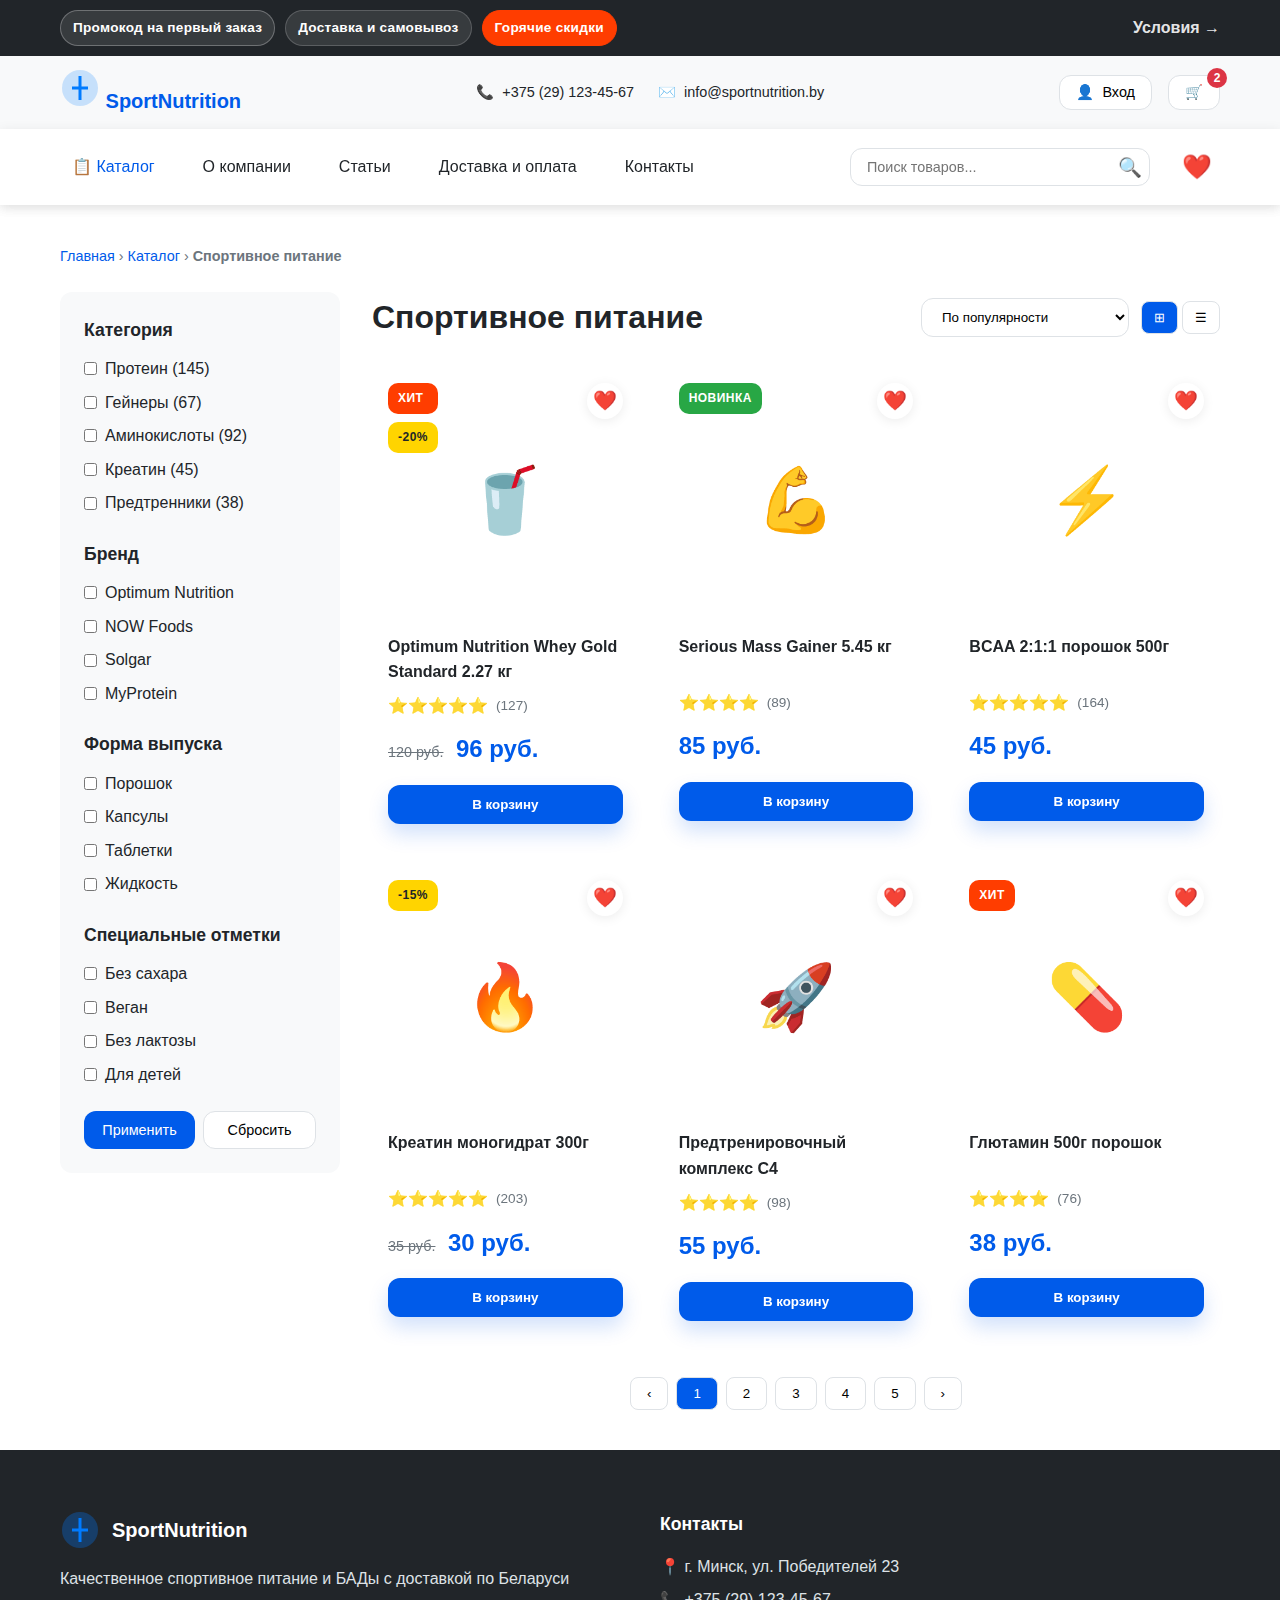
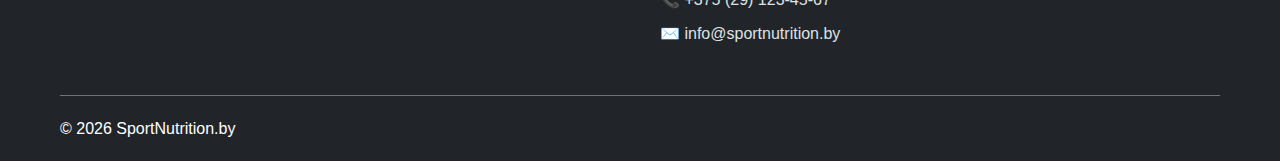
<file: catalog.html>
<!DOCTYPE html>
<html lang="ru">
<head>
    <meta charset="UTF-8">
    <meta name="viewport" content="width=device-width, initial-scale=1.0">
    <title>Каталог - SportNutrition.by</title>
    <link rel="stylesheet" href="styles.css">
    <style>
        .catalog-page {
            padding: 40px 0;
        }

        .breadcrumbs {
            margin-bottom: 24px;
            font-size: 0.9rem;
            color: var(--gray-600);
        }

        .breadcrumbs a {
            color: var(--primary-color);
        }

        .catalog-container {
            display: grid;
            grid-template-columns: 280px 1fr;
            gap: 32px;
        }

        .filters-sidebar {
            background: var(--gray-100);
            padding: 24px;
            border-radius: var(--border-radius);
            height: fit-content;
            position: sticky;
            top: 100px;
        }

        .filter-section {
            margin-bottom: 24px;
        }

        .filter-section h3 {
            font-size: 1.1rem;
            margin-bottom: 12px;
        }

        .filter-option {
            display: flex;
            align-items: center;
            gap: 8px;
            margin-bottom: 8px;
        }

        .filter-checkbox {
            cursor: pointer;
        }

        .filter-actions {
            display: flex;
            gap: 8px;
            margin-top: 24px;
        }

        .filter-actions button {
            flex: 1;
            padding: 10px;
            border-radius: var(--border-radius);
            font-size: 0.9rem;
        }

        .btn-apply {
            background: var(--primary-color);
            color: var(--white);
        }

        .btn-reset {
            background: var(--white);
            border: 1px solid var(--gray-300);
        }

        .catalog-main {
            min-height: 600px;
        }

        .catalog-header {
            display: flex;
            justify-content: space-between;
            align-items: center;
            margin-bottom: 24px;
        }

        .catalog-header h1 {
            font-size: 2rem;
        }

        .sort-controls {
            display: flex;
            align-items: center;
            gap: 12px;
        }

        .sort-select {
            padding: 10px 16px;
            border: 1px solid var(--gray-300);
            border-radius: var(--border-radius);
            background: var(--white);
            cursor: pointer;
        }

        .view-toggle {
            display: flex;
            gap: 4px;
        }

        .view-btn {
            padding: 8px 12px;
            background: var(--white);
            border: 1px solid var(--gray-300);
            border-radius: 8px;
        }

        .view-btn.active {
            background: var(--primary-color);
            color: var(--white);
        }

        .products-grid {
            display: grid;
            grid-template-columns: repeat(auto-fill, minmax(250px, 1fr));
            gap: 24px;
        }

        .pagination {
            display: flex;
            justify-content: center;
            gap: 8px;
            margin-top: 40px;
        }

        .page-btn {
            padding: 8px 16px;
            background: var(--white);
            border: 1px solid var(--gray-300);
            border-radius: 8px;
        }

        .page-btn.active {
            background: var(--primary-color);
            color: var(--white);
        }

        @media (max-width: 768px) {
            .catalog-container {
                grid-template-columns: 1fr;
            }

            .filters-sidebar {
                position: static;
            }
        }
    </style>
</head>
<body>
    <!-- Используем тот же header из index.html -->
    <header class="header">
        <div class="header-top">
            <div class="container">
                <div class="header-top-content">
                    <div class="logo">
                        <a href="index.html">
                            <svg width="40" height="40" viewBox="0 0 40 40">
                                <circle cx="20" cy="20" r="18" fill="#007BFF" opacity="0.2"/>
                                <path d="M20 8 L20 32 M12 20 L28 20" stroke="#007BFF" stroke-width="3"/>
                            </svg>
                            <span>SportNutrition</span>
                        </a>
                    </div>
                    <div class="header-contacts">
                        <a href="tel:+375291234567" class="contact-item">
                            <span class="icon">📞</span> +375 (29) 123-45-67
                        </a>
                        <a href="mailto:info@sportnutrition.by" class="contact-item">
                            <span class="icon">✉️</span> info@sportnutrition.by
                        </a>
                    </div>
                    <div class="header-actions">
                        <button class="btn-login" onclick="openModal('loginModal')">
                            <span class="icon">👤</span> Вход
                        </button>
                        <button class="btn-cart" onclick="window.location.href='cart.html'">
                            <span class="icon">🛒</span>
                            <span class="cart-count">2</span>
                        </button>
                    </div>
                </div>
            </div>
        </div>
        <div class="header-bottom sticky-header">
            <div class="container">
                <nav class="main-nav">
                    <button class="burger-menu" onclick="toggleMobileMenu()">☰</button>
                    <ul class="nav-menu" id="navMenu">
                        <li><a href="catalog.html" style="color: var(--primary-color);">📋 Каталог</a></li>
                        <li><a href="index.html#about">О компании</a></li>
                        <li><a href="blog.html">Статьи</a></li>
                        <li><a href="delivery.html">Доставка и оплата</a></li>
                        <li><a href="contacts.html">Контакты</a></li>
                    </ul>
                    <div class="search-bar">
                        <input type="text" placeholder="Поиск товаров..." id="searchInput" onkeyup="searchProducts()">
                        <button class="search-btn">🔍</button>
                        <div class="search-results" id="searchResults"></div>
                    </div>
                    <button class="btn-favorites">❤️</button>
                </nav>
            </div>
        </div>
    </header>

    <main class="catalog-page">
        <div class="container">
            <div class="breadcrumbs">
                <a href="index.html">Главная</a> › <a href="catalog.html">Каталог</a> › <strong>Спортивное питание</strong>
            </div>

            <div class="catalog-container">
                <!-- Фильтры -->
                <aside class="filters-sidebar">
                    <div class="filter-section">
                        <h3>Категория</h3>
                        <div class="filter-option">
                            <input type="checkbox" id="cat1" class="filter-checkbox">
                            <label for="cat1">Протеин (145)</label>
                        </div>
                        <div class="filter-option">
                            <input type="checkbox" id="cat2" class="filter-checkbox">
                            <label for="cat2">Гейнеры (67)</label>
                        </div>
                        <div class="filter-option">
                            <input type="checkbox" id="cat3" class="filter-checkbox">
                            <label for="cat3">Аминокислоты (92)</label>
                        </div>
                        <div class="filter-option">
                            <input type="checkbox" id="cat4" class="filter-checkbox">
                            <label for="cat4">Креатин (45)</label>
                        </div>
                        <div class="filter-option">
                            <input type="checkbox" id="cat5" class="filter-checkbox">
                            <label for="cat5">Предтренники (38)</label>
                        </div>
                    </div>

                    <div class="filter-section">
                        <h3>Бренд</h3>
                        <div class="filter-option">
                            <input type="checkbox" id="brand1" class="filter-checkbox">
                            <label for="brand1">Optimum Nutrition</label>
                        </div>
                        <div class="filter-option">
                            <input type="checkbox" id="brand2" class="filter-checkbox">
                            <label for="brand2">NOW Foods</label>
                        </div>
                        <div class="filter-option">
                            <input type="checkbox" id="brand3" class="filter-checkbox">
                            <label for="brand3">Solgar</label>
                        </div>
                        <div class="filter-option">
                            <input type="checkbox" id="brand4" class="filter-checkbox">
                            <label for="brand4">MyProtein</label>
                        </div>
                    </div>

                    <div class="filter-section">
                        <h3>Форма выпуска</h3>
                        <div class="filter-option">
                            <input type="checkbox" id="form1" class="filter-checkbox">
                            <label for="form1">Порошок</label>
                        </div>
                        <div class="filter-option">
                            <input type="checkbox" id="form2" class="filter-checkbox">
                            <label for="form2">Капсулы</label>
                        </div>
                        <div class="filter-option">
                            <input type="checkbox" id="form3" class="filter-checkbox">
                            <label for="form3">Таблетки</label>
                        </div>
                        <div class="filter-option">
                            <input type="checkbox" id="form4" class="filter-checkbox">
                            <label for="form4">Жидкость</label>
                        </div>
                    </div>

                    <div class="filter-section">
                        <h3>Специальные отметки</h3>
                        <div class="filter-option">
                            <input type="checkbox" id="mark1" class="filter-checkbox">
                            <label for="mark1">Без сахара</label>
                        </div>
                        <div class="filter-option">
                            <input type="checkbox" id="mark2" class="filter-checkbox">
                            <label for="mark2">Веган</label>
                        </div>
                        <div class="filter-option">
                            <input type="checkbox" id="mark3" class="filter-checkbox">
                            <label for="mark3">Без лактозы</label>
                        </div>
                        <div class="filter-option">
                            <input type="checkbox" id="mark4" class="filter-checkbox">
                            <label for="mark4">Для детей</label>
                        </div>
                    </div>

                    <div class="filter-actions">
                        <button class="btn-apply" onclick="applyFilters()">Применить</button>
                        <button class="btn-reset" onclick="resetFilters()">Сбросить</button>
                    </div>
                </aside>

                <!-- Список товаров -->
                <div class="catalog-main">
                    <div class="catalog-header">
                        <h1>Спортивное питание</h1>
                        <div class="sort-controls">
                            <select class="sort-select" onchange="sortProducts(this.value)">
                                <option value="popular">По популярности</option>
                                <option value="price-asc">Цена: низкая → высокая</option>
                                <option value="price-desc">Цена: высокая → низкая</option>
                                <option value="rating">По рейтингу</option>
                                <option value="new">Новинки</option>
                            </select>
                            <div class="view-toggle">
                                <button class="view-btn active">⊞</button>
                                <button class="view-btn">☰</button>
                            </div>
                        </div>
                    </div>

                    <div class="products-grid">
                        <!-- Товар 1 -->
                        <div class="product-card">
                            <div class="product-badges">
                                <span class="badge hit">ХИТ</span>
                                <span class="badge discount">-20%</span>
                            </div>
                            <div class="product-image" onclick="window.location.href='product.html'">
                                <div class="placeholder-img">🥤</div>
                            </div>
                            <h3 class="product-title">Optimum Nutrition Whey Gold Standard 2.27 кг</h3>
                            <div class="product-rating">
                                <span class="stars">⭐⭐⭐⭐⭐</span>
                                <span class="reviews">(127)</span>
                            </div>
                            <div class="product-price">
                                <span class="old-price">120 руб.</span>
                                <span class="current-price">96 руб.</span>
                            </div>
                            <button class="btn-add-cart" onclick="addToCart(1)">В корзину</button>
                            <button class="btn-icon-favorite">❤️</button>
                        </div>

                        <!-- Товар 2 -->
                        <div class="product-card">
                            <div class="product-badges">
                                <span class="badge new">НОВИНКА</span>
                            </div>
                            <div class="product-image" onclick="window.location.href='product.html'">
                                <div class="placeholder-img">💪</div>
                            </div>
                            <h3 class="product-title">Serious Mass Gainer 5.45 кг</h3>
                            <div class="product-rating">
                                <span class="stars">⭐⭐⭐⭐</span>
                                <span class="reviews">(89)</span>
                            </div>
                            <div class="product-price">
                                <span class="current-price">85 руб.</span>
                            </div>
                            <button class="btn-add-cart" onclick="addToCart(2)">В корзину</button>
                            <button class="btn-icon-favorite">❤️</button>
                        </div>

                        <!-- Товар 3 -->
                        <div class="product-card">
                            <div class="product-image" onclick="window.location.href='product.html'">
                                <div class="placeholder-img">⚡</div>
                            </div>
                            <h3 class="product-title">BCAA 2:1:1 порошок 500г</h3>
                            <div class="product-rating">
                                <span class="stars">⭐⭐⭐⭐⭐</span>
                                <span class="reviews">(164)</span>
                            </div>
                            <div class="product-price">
                                <span class="current-price">45 руб.</span>
                            </div>
                            <button class="btn-add-cart" onclick="addToCart(3)">В корзину</button>
                            <button class="btn-icon-favorite">❤️</button>
                        </div>

                        <!-- Товар 4 -->
                        <div class="product-card">
                            <div class="product-badges">
                                <span class="badge discount">-15%</span>
                            </div>
                            <div class="product-image" onclick="window.location.href='product.html'">
                                <div class="placeholder-img">🔥</div>
                            </div>
                            <h3 class="product-title">Креатин моногидрат 300г</h3>
                            <div class="product-rating">
                                <span class="stars">⭐⭐⭐⭐⭐</span>
                                <span class="reviews">(203)</span>
                            </div>
                            <div class="product-price">
                                <span class="old-price">35 руб.</span>
                                <span class="current-price">30 руб.</span>
                            </div>
                            <button class="btn-add-cart" onclick="addToCart(4)">В корзину</button>
                            <button class="btn-icon-favorite">❤️</button>
                        </div>

                        <!-- Товар 5 -->
                        <div class="product-card">
                            <div class="product-image" onclick="window.location.href='product.html'">
                                <div class="placeholder-img">🚀</div>
                            </div>
                            <h3 class="product-title">Предтренировочный комплекс C4</h3>
                            <div class="product-rating">
                                <span class="stars">⭐⭐⭐⭐</span>
                                <span class="reviews">(98)</span>
                            </div>
                            <div class="product-price">
                                <span class="current-price">55 руб.</span>
                            </div>
                            <button class="btn-add-cart" onclick="addToCart(5)">В корзину</button>
                            <button class="btn-icon-favorite">❤️</button>
                        </div>

                        <!-- Товар 6 -->
                        <div class="product-card">
                            <div class="product-badges">
                                <span class="badge hit">ХИТ</span>
                            </div>
                            <div class="product-image" onclick="window.location.href='product.html'">
                                <div class="placeholder-img">💊</div>
                            </div>
                            <h3 class="product-title">Глютамин 500г порошок</h3>
                            <div class="product-rating">
                                <span class="stars">⭐⭐⭐⭐</span>
                                <span class="reviews">(76)</span>
                            </div>
                            <div class="product-price">
                                <span class="current-price">38 руб.</span>
                            </div>
                            <button class="btn-add-cart" onclick="addToCart(6)">В корзину</button>
                            <button class="btn-icon-favorite">❤️</button>
                        </div>

                        <!-- Добавьте больше товаров по аналогии -->
                    </div>

                    <!-- Пагинация -->
                    <div class="pagination">
                        <button class="page-btn">‹</button>
                        <button class="page-btn active">1</button>
                        <button class="page-btn">2</button>
                        <button class="page-btn">3</button>
                        <button class="page-btn">4</button>
                        <button class="page-btn">5</button>
                        <button class="page-btn">›</button>
                    </div>
                </div>
            </div>
        </div>
    </main>

    <!-- Footer - копируем из index.html -->
    <footer class="footer">
        <div class="container">
            <div class="footer-content">
                <div class="footer-column">
                    <div class="footer-logo">
                        <svg width="40" height="40" viewBox="0 0 40 40">
                            <circle cx="20" cy="20" r="18" fill="#007BFF" opacity="0.3"/>
                            <path d="M20 8 L20 32 M12 20 L28 20" stroke="#007BFF" stroke-width="3"/>
                        </svg>
                        <span>SportNutrition</span>
                    </div>
                    <p>Качественное спортивное питание и БАДы с доставкой по Беларуси</p>
                </div>
                <div class="footer-column">
                    <h4>Контакты</h4>
                    <p>📍 г. Минск, ул. Победителей 23</p>
                    <p>📞 +375 (29) 123-45-67</p>
                    <p>✉️ info@sportnutrition.by</p>
                </div>
            </div>
            <div class="footer-bottom">
                <p>&copy; 2026 SportNutrition.by</p>
            </div>
        </div>
    </footer>

    <div id="toast" class="toast"></div>
    <script src="script.js"></script>
</body>
</html>
</file>
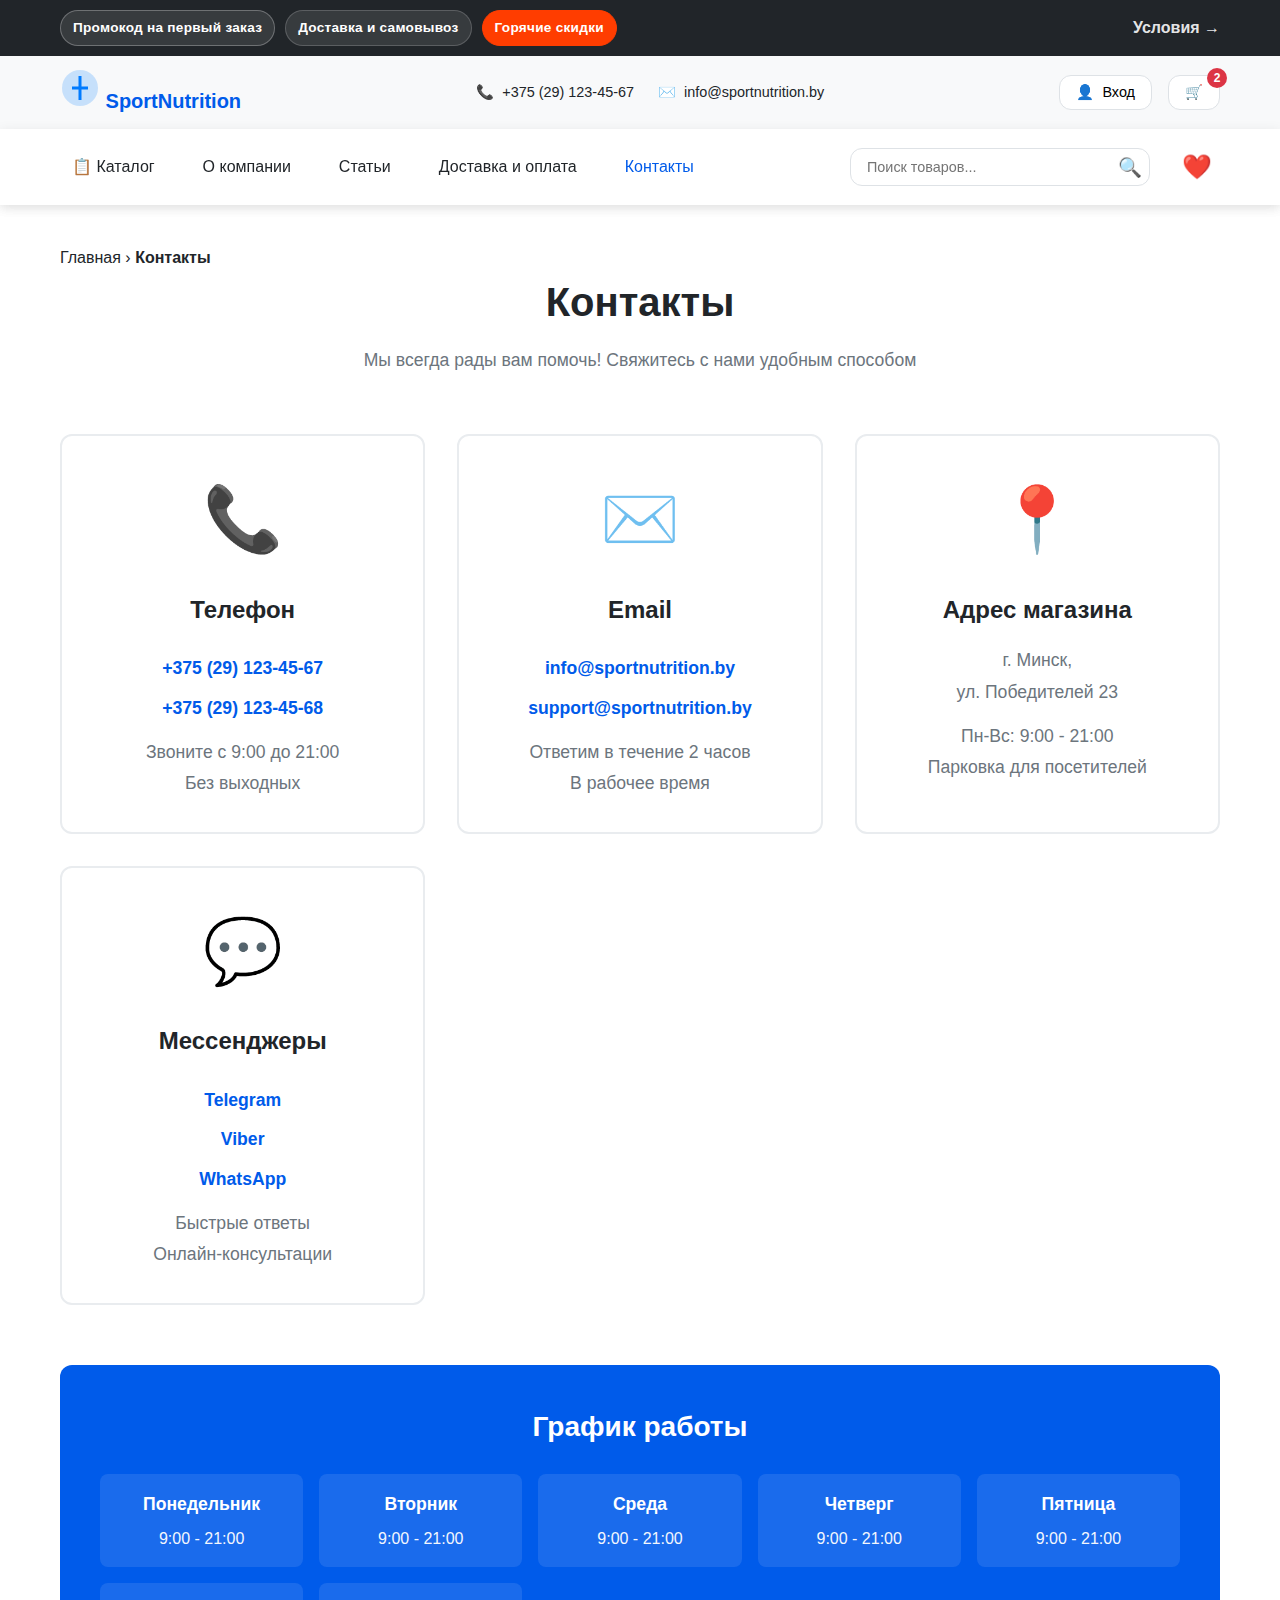
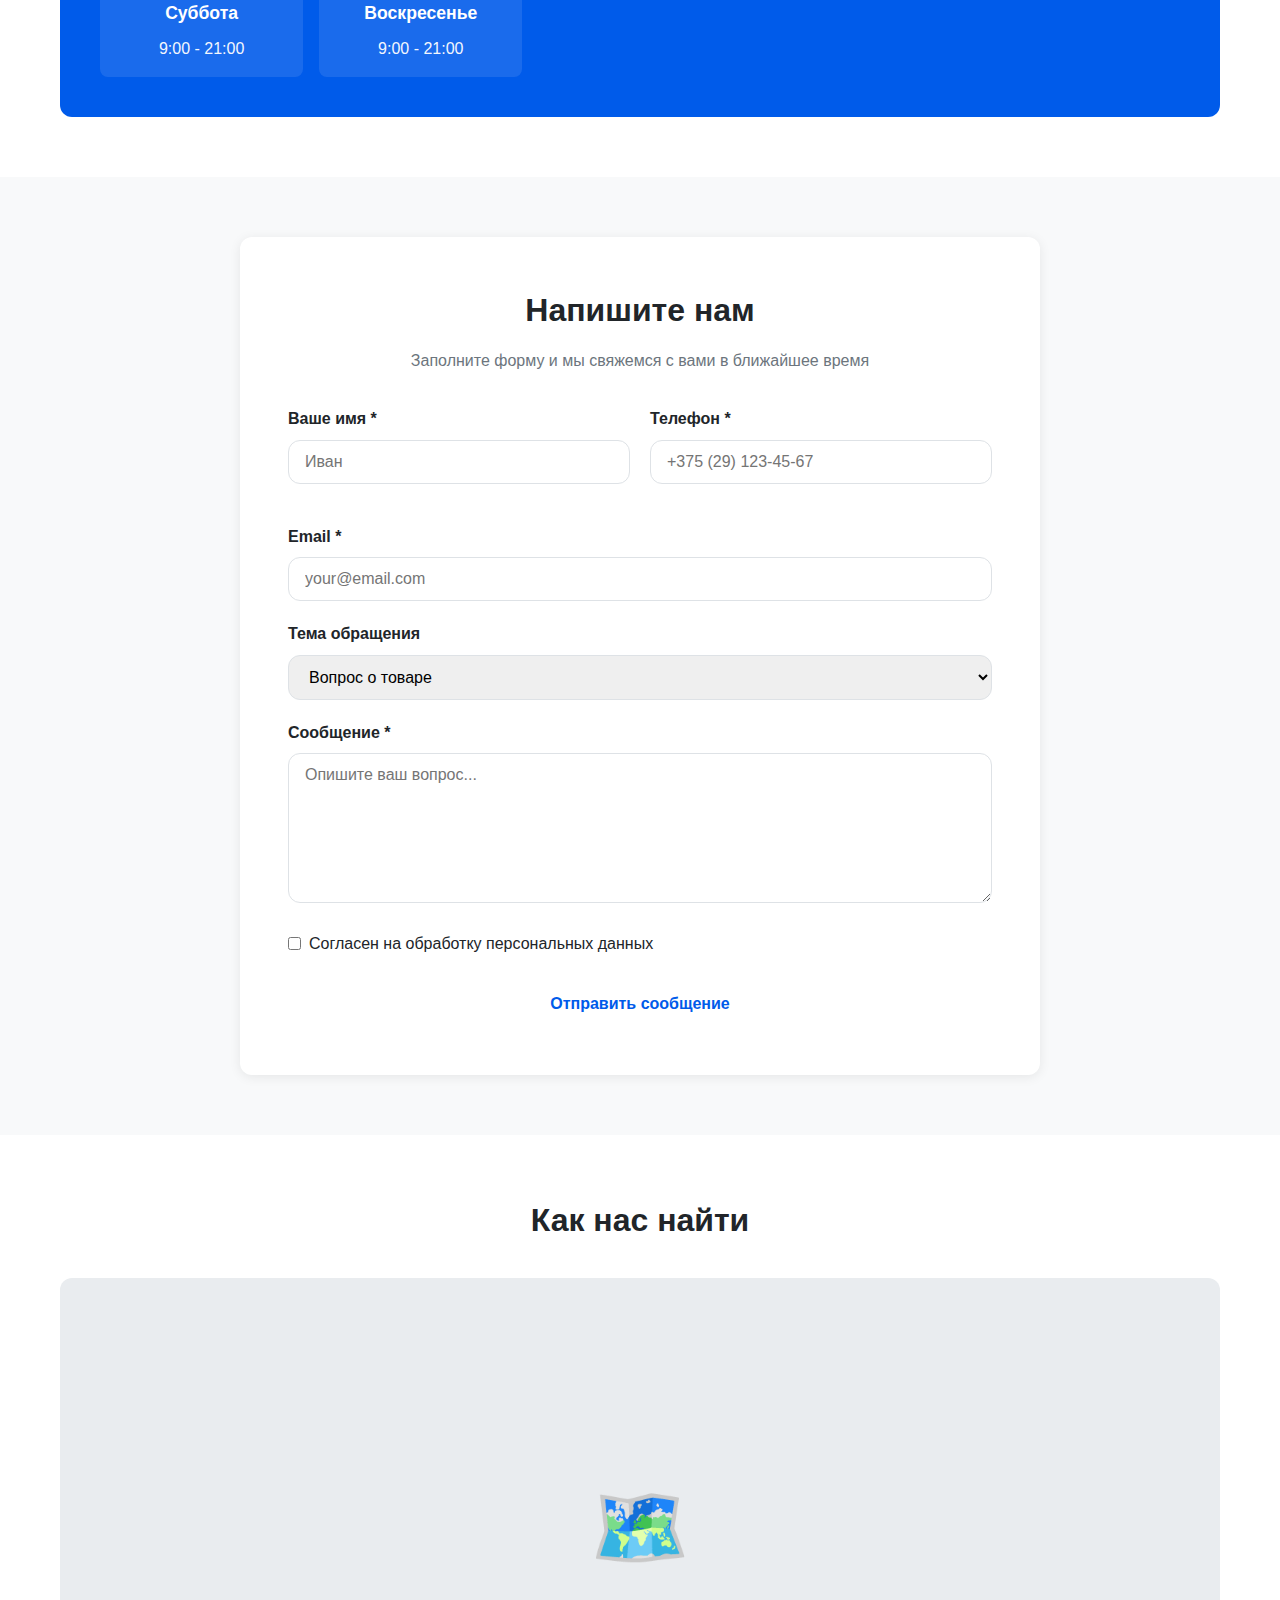
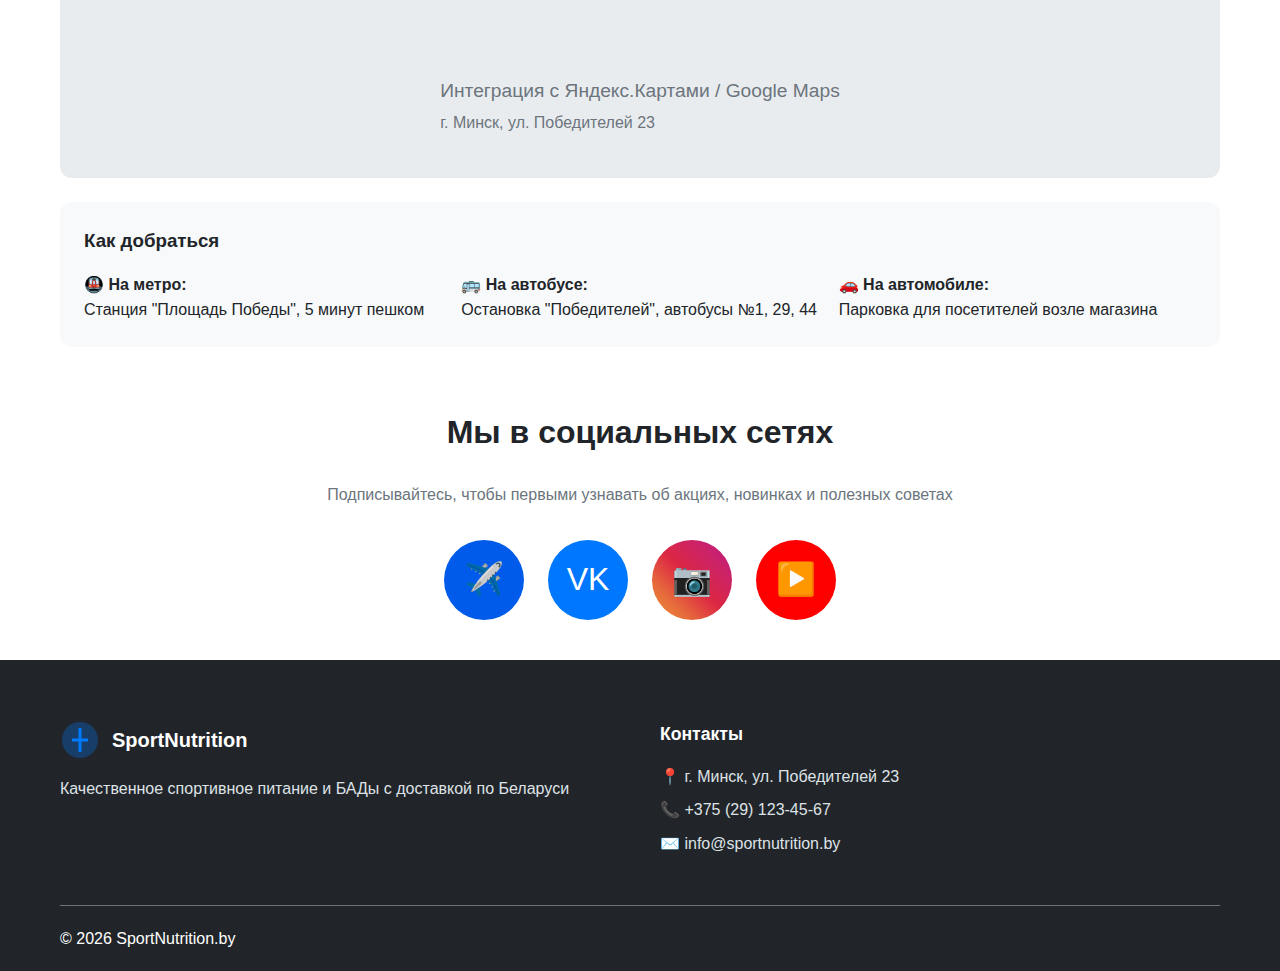
<file: contacts.html>
<!DOCTYPE html>
<html lang="ru">
<head>
    <meta charset="UTF-8">
    <meta name="viewport" content="width=device-width, initial-scale=1.0">
    <title>Контакты - SportNutrition.by</title>
    <link rel="stylesheet" href="styles.css">
    <style>
        .contacts-page {
            padding: 40px 0;
        }

        .contacts-page h1 {
            font-size: 2.5rem;
            margin-bottom: 12px;
            text-align: center;
        }

        .contacts-subtitle {
            text-align: center;
            color: var(--gray-600);
            font-size: 1.1rem;
            margin-bottom: 60px;
        }

        .contacts-grid {
            display: grid;
            grid-template-columns: repeat(auto-fit, minmax(300px, 1fr));
            gap: 32px;
            margin-bottom: 60px;
        }

        .contact-card {
            background: var(--white);
            border: 2px solid var(--gray-200);
            border-radius: var(--border-radius);
            padding: 32px;
            text-align: center;
            transition: var(--transition);
        }

        .contact-card:hover {
            border-color: var(--primary-color);
            box-shadow: var(--box-shadow);
            transform: translateY(-4px);
        }

        .contact-icon {
            font-size: 4rem;
            margin-bottom: 20px;
        }

        .contact-card h3 {
            font-size: 1.5rem;
            margin-bottom: 16px;
        }

        .contact-info {
            font-size: 1.1rem;
            color: var(--gray-600);
            line-height: 1.8;
        }

        .contact-link {
            color: var(--primary-color);
            font-weight: 600;
            display: inline-block;
            margin-top: 8px;
        }

        .contact-link:hover {
            text-decoration: underline;
        }

        .contact-form-section {
            background: var(--gray-100);
            padding: 60px 0;
            margin-top: 60px;
        }

        .contact-form-container {
            max-width: 800px;
            margin: 0 auto;
            background: var(--white);
            padding: 48px;
            border-radius: var(--border-radius);
            box-shadow: var(--box-shadow);
        }

        .contact-form-container h2 {
            font-size: 2rem;
            margin-bottom: 12px;
            text-align: center;
        }

        .contact-form-subtitle {
            text-align: center;
            color: var(--gray-600);
            margin-bottom: 32px;
        }

        .form-row {
            display: grid;
            grid-template-columns: 1fr 1fr;
            gap: 20px;
            margin-bottom: 20px;
        }

        .form-group-full {
            margin-bottom: 20px;
        }

        .form-group label,
        .form-group-full label {
            display: block;
            margin-bottom: 8px;
            font-weight: 600;
            color: var(--gray-900);
        }

        .form-group input,
        .form-group-full input,
        .form-group-full select,
        .form-group-full textarea {
            width: 100%;
            padding: 12px 16px;
            border: 1px solid var(--gray-300);
            border-radius: var(--border-radius);
            font-family: inherit;
            font-size: 1rem;
        }

        .form-group input:focus,
        .form-group-full input:focus,
        .form-group-full select:focus,
        .form-group-full textarea:focus {
            outline: none;
            border-color: var(--primary-color);
        }

        .form-group-full textarea {
            min-height: 150px;
            resize: vertical;
        }

        .map-section {
            margin-top: 60px;
        }

        .map-section h2 {
            text-align: center;
            font-size: 2rem;
            margin-bottom: 32px;
        }

        .map-container {
            width: 100%;
            height: 500px;
            background: var(--gray-200);
            border-radius: var(--border-radius);
            display: flex;
            align-items: center;
            justify-content: center;
            font-size: 5rem;
            position: relative;
        }

        .map-placeholder-text {
            position: absolute;
            font-size: 1.2rem;
            color: var(--gray-600);
            bottom: 40px;
        }

        .work-hours {
            background: var(--primary-color);
            color: var(--white);
            padding: 40px;
            border-radius: var(--border-radius);
            margin-top: 40px;
        }

        .work-hours h3 {
            font-size: 1.75rem;
            margin-bottom: 24px;
            text-align: center;
        }

        .hours-grid {
            display: grid;
            grid-template-columns: repeat(auto-fit, minmax(200px, 1fr));
            gap: 16px;
            text-align: center;
        }

        .hours-item {
            padding: 16px;
            background: rgba(255,255,255,0.1);
            border-radius: 8px;
        }

        .hours-day {
            font-weight: 600;
            font-size: 1.1rem;
            margin-bottom: 8px;
        }

        .hours-time {
            opacity: 0.95;
        }

        .social-section {
            text-align: center;
            margin-top: 60px;
        }

        .social-section h2 {
            font-size: 2rem;
            margin-bottom: 24px;
        }

        .social-links-large {
            display: flex;
            justify-content: center;
            gap: 24px;
            margin-top: 32px;
        }

        .social-link-large {
            width: 80px;
            height: 80px;
            background: var(--primary-color);
            color: var(--white);
            border-radius: 50%;
            display: flex;
            align-items: center;
            justify-content: center;
            font-size: 2rem;
            transition: var(--transition);
        }

        .social-link-large:hover {
            transform: scale(1.1);
            box-shadow: 0 8px 24px rgba(0,123,255,0.3);
        }

        @media (max-width: 768px) {
            .form-row {
                grid-template-columns: 1fr;
            }

            .contact-form-container {
                padding: 32px 24px;
            }

            .contacts-grid {
                grid-template-columns: 1fr;
            }
        }
    </style>
</head>
<body>
    <header class="header">
        <div class="header-top">
            <div class="container">
                <div class="header-top-content">
                    <div class="logo">
                        <a href="index.html">
                            <svg width="40" height="40" viewBox="0 0 40 40">
                                <circle cx="20" cy="20" r="18" fill="#007BFF" opacity="0.2"/>
                                <path d="M20 8 L20 32 M12 20 L28 20" stroke="#007BFF" stroke-width="3"/>
                            </svg>
                            <span>SportNutrition</span>
                        </a>
                    </div>
                    <div class="header-contacts">
                        <a href="tel:+375291234567" class="contact-item">
                            <span class="icon">📞</span> +375 (29) 123-45-67
                        </a>
                        <a href="mailto:info@sportnutrition.by" class="contact-item">
                            <span class="icon">✉️</span> info@sportnutrition.by
                        </a>
                    </div>
                    <div class="header-actions">
                        <button class="btn-login" onclick="openModal('loginModal')">
                            <span class="icon">👤</span> Вход
                        </button>
                        <button class="btn-cart" onclick="window.location.href='cart.html'">
                            <span class="icon">🛒</span>
                            <span class="cart-count">2</span>
                        </button>
                    </div>
                </div>
            </div>
        </div>
        <div class="header-bottom sticky-header">
            <div class="container">
                <nav class="main-nav">
                    <button class="burger-menu" onclick="toggleMobileMenu()">☰</button>
                    <ul class="nav-menu" id="navMenu">
                        <li><a href="catalog.html">📋 Каталог</a></li>
                        <li><a href="index.html#about">О компании</a></li>
                        <li><a href="blog.html">Статьи</a></li>
                        <li><a href="delivery.html">Доставка и оплата</a></li>
                        <li><a href="contacts.html" style="color: var(--primary-color);">Контакты</a></li>
                    </ul>
                    <div class="search-bar">
                        <input type="text" placeholder="Поиск товаров..." id="searchInput" onkeyup="searchProducts()">
                        <button class="search-btn">🔍</button>
                        <div class="search-results" id="searchResults"></div>
                    </div>
                    <button class="btn-favorites">❤️</button>
                </nav>
            </div>
        </div>
    </header>

    <main class="contacts-page">
        <div class="container">
            <div class="breadcrumbs">
                <a href="index.html">Главная</a> › <strong>Контакты</strong>
            </div>

            <h1>Контакты</h1>
            <p class="contacts-subtitle">Мы всегда рады вам помочь! Свяжитесь с нами удобным способом</p>

            <!-- Контактные карточки -->
            <div class="contacts-grid">
                <!-- Телефон -->
                <div class="contact-card">
                    <div class="contact-icon">📞</div>
                    <h3>Телефон</h3>
                    <div class="contact-info">
                        <a href="tel:+375291234567" class="contact-link">+375 (29) 123-45-67</a><br>
                        <a href="tel:+375291234568" class="contact-link">+375 (29) 123-45-68</a>
                        <p style="margin-top: 12px;">Звоните с 9:00 до 21:00</p>
                        <p>Без выходных</p>
                    </div>
                </div>

                <!-- Email -->
                <div class="contact-card">
                    <div class="contact-icon">✉️</div>
                    <h3>Email</h3>
                    <div class="contact-info">
                        <a href="mailto:info@sportnutrition.by" class="contact-link">info@sportnutrition.by</a><br>
                        <a href="mailto:support@sportnutrition.by" class="contact-link">support@sportnutrition.by</a>
                        <p style="margin-top: 12px;">Ответим в течение 2 часов</p>
                        <p>В рабочее время</p>
                    </div>
                </div>

                <!-- Адрес -->
                <div class="contact-card">
                    <div class="contact-icon">📍</div>
                    <h3>Адрес магазина</h3>
                    <div class="contact-info">
                        г. Минск,<br>
                        ул. Победителей 23
                        <p style="margin-top: 12px;">Пн-Вс: 9:00 - 21:00</p>
                        <p>Парковка для посетителей</p>
                    </div>
                </div>

                <!-- Мессенджеры -->
                <div class="contact-card">
                    <div class="contact-icon">💬</div>
                    <h3>Мессенджеры</h3>
                    <div class="contact-info">
                        <a href="#" class="contact-link">Telegram</a><br>
                        <a href="#" class="contact-link">Viber</a><br>
                        <a href="#" class="contact-link">WhatsApp</a>
                        <p style="margin-top: 12px;">Быстрые ответы</p>
                        <p>Онлайн-консультации</p>
                    </div>
                </div>
            </div>

            <!-- График работы -->
            <div class="work-hours">
                <h3>График работы</h3>
                <div class="hours-grid">
                    <div class="hours-item">
                        <div class="hours-day">Понедельник</div>
                        <div class="hours-time">9:00 - 21:00</div>
                    </div>
                    <div class="hours-item">
                        <div class="hours-day">Вторник</div>
                        <div class="hours-time">9:00 - 21:00</div>
                    </div>
                    <div class="hours-item">
                        <div class="hours-day">Среда</div>
                        <div class="hours-time">9:00 - 21:00</div>
                    </div>
                    <div class="hours-item">
                        <div class="hours-day">Четверг</div>
                        <div class="hours-time">9:00 - 21:00</div>
                    </div>
                    <div class="hours-item">
                        <div class="hours-day">Пятница</div>
                        <div class="hours-time">9:00 - 21:00</div>
                    </div>
                    <div class="hours-item">
                        <div class="hours-day">Суббота</div>
                        <div class="hours-time">9:00 - 21:00</div>
                    </div>
                    <div class="hours-item">
                        <div class="hours-day">Воскресенье</div>
                        <div class="hours-time">9:00 - 21:00</div>
                    </div>
                </div>
            </div>
        </div>

        <!-- Форма обратной связи -->
        <section class="contact-form-section">
            <div class="container">
                <div class="contact-form-container">
                    <h2>Напишите нам</h2>
                    <p class="contact-form-subtitle">Заполните форму и мы свяжемся с вами в ближайшее время</p>

                    <form onsubmit="submitContactForm(event)">
                        <div class="form-row">
                            <div class="form-group">
                                <label for="name">Ваше имя *</label>
                                <input type="text" id="name" required placeholder="Иван">
                            </div>
                            <div class="form-group">
                                <label for="phone">Телефон *</label>
                                <input type="tel" id="phone" required placeholder="+375 (29) 123-45-67">
                            </div>
                        </div>

                        <div class="form-group-full">
                            <label for="email">Email *</label>
                            <input type="email" id="email" required placeholder="your@email.com">
                        </div>

                        <div class="form-group-full">
                            <label for="subject">Тема обращения</label>
                            <select id="subject">
                                <option>Вопрос о товаре</option>
                                <option>Вопрос о заказе</option>
                                <option>Консультация специалиста</option>
                                <option>Сотрудничество</option>
                                <option>Жалоба</option>
                                <option>Предложение</option>
                                <option>Другое</option>
                            </select>
                        </div>

                        <div class="form-group-full">
                            <label for="message">Сообщение *</label>
                            <textarea id="message" required placeholder="Опишите ваш вопрос..."></textarea>
                        </div>

                        <div class="form-checkbox" style="margin-bottom: 24px;">
                            <input type="checkbox" id="agree" required>
                            <label for="agree">Согласен на обработку персональных данных</label>
                        </div>

                        <button type="submit" class="btn-primary" style="width: 100%;">
                            Отправить сообщение
                        </button>
                    </form>
                </div>
            </div>
        </section>

        <!-- Карта -->
        <div class="container">
            <div class="map-section">
                <h2>Как нас найти</h2>
                <div class="map-container">
                    🗺️
                    <div class="map-placeholder-text">
                        Интеграция с Яндекс.Картами / Google Maps<br>
                        <small>г. Минск, ул. Победителей 23</small>
                    </div>
                </div>

                <div style="margin-top: 24px; background: var(--gray-100); padding: 24px; border-radius: var(--border-radius);">
                    <h3 style="margin-bottom: 16px;">Как добраться</h3>
                    <div style="display: grid; grid-template-columns: repeat(auto-fit, minmax(250px, 1fr)); gap: 20px;">
                        <div>
                            <strong>🚇 На метро:</strong><br>
                            Станция "Площадь Победы", 5 минут пешком
                        </div>
                        <div>
                            <strong>🚌 На автобусе:</strong><br>
                            Остановка "Победителей", автобусы №1, 29, 44
                        </div>
                        <div>
                            <strong>🚗 На автомобиле:</strong><br>
                            Парковка для посетителей возле магазина
                        </div>
                    </div>
                </div>
            </div>

            <!-- Соцсети -->
            <div class="social-section">
                <h2>Мы в социальных сетях</h2>
                <p style="color: var(--gray-600); margin-bottom: 16px;">
                    Подписывайтесь, чтобы первыми узнавать об акциях, новинках и полезных советах
                </p>
                <div class="social-links-large">
                    <a href="#" class="social-link-large" title="Telegram">
                        <span style="font-family: Arial;">✈️</span>
                    </a>
                    <a href="#" class="social-link-large" title="VK" style="background: #0077FF;">
                        <span style="font-family: Arial;">VK</span>
                    </a>
                    <a href="#" class="social-link-large" title="Instagram" style="background: linear-gradient(45deg, #f09433 0%, #e6683c 25%, #dc2743 50%, #cc2366 75%, #bc1888 100%);">
                        <span style="font-family: Arial;">📷</span>
                    </a>
                    <a href="#" class="social-link-large" title="YouTube" style="background: #FF0000;">
                        <span style="font-family: Arial;">▶️</span>
                    </a>
                </div>
            </div>
        </div>
    </main>

    <footer class="footer">
        <div class="container">
            <div class="footer-content">
                <div class="footer-column">
                    <div class="footer-logo">
                        <svg width="40" height="40" viewBox="0 0 40 40">
                            <circle cx="20" cy="20" r="18" fill="#007BFF" opacity="0.3"/>
                            <path d="M20 8 L20 32 M12 20 L28 20" stroke="#007BFF" stroke-width="3"/>
                        </svg>
                        <span>SportNutrition</span>
                    </div>
                    <p>Качественное спортивное питание и БАДы с доставкой по Беларуси</p>
                </div>
                <div class="footer-column">
                    <h4>Контакты</h4>
                    <p>📍 г. Минск, ул. Победителей 23</p>
                    <p>📞 +375 (29) 123-45-67</p>
                    <p>✉️ info@sportnutrition.by</p>
                </div>
            </div>
            <div class="footer-bottom">
                <p>&copy; 2026 SportNutrition.by</p>
            </div>
        </div>
    </footer>

    <div id="toast" class="toast"></div>
    <script src="script.js"></script>
    <script>
        function submitContactForm(event) {
            event.preventDefault();
            showToast('✓ Сообщение отправлено! Мы свяжемся с вами в ближайшее время.');
            event.target.reset();
        }
    </script>
</body>
</html>
</file>
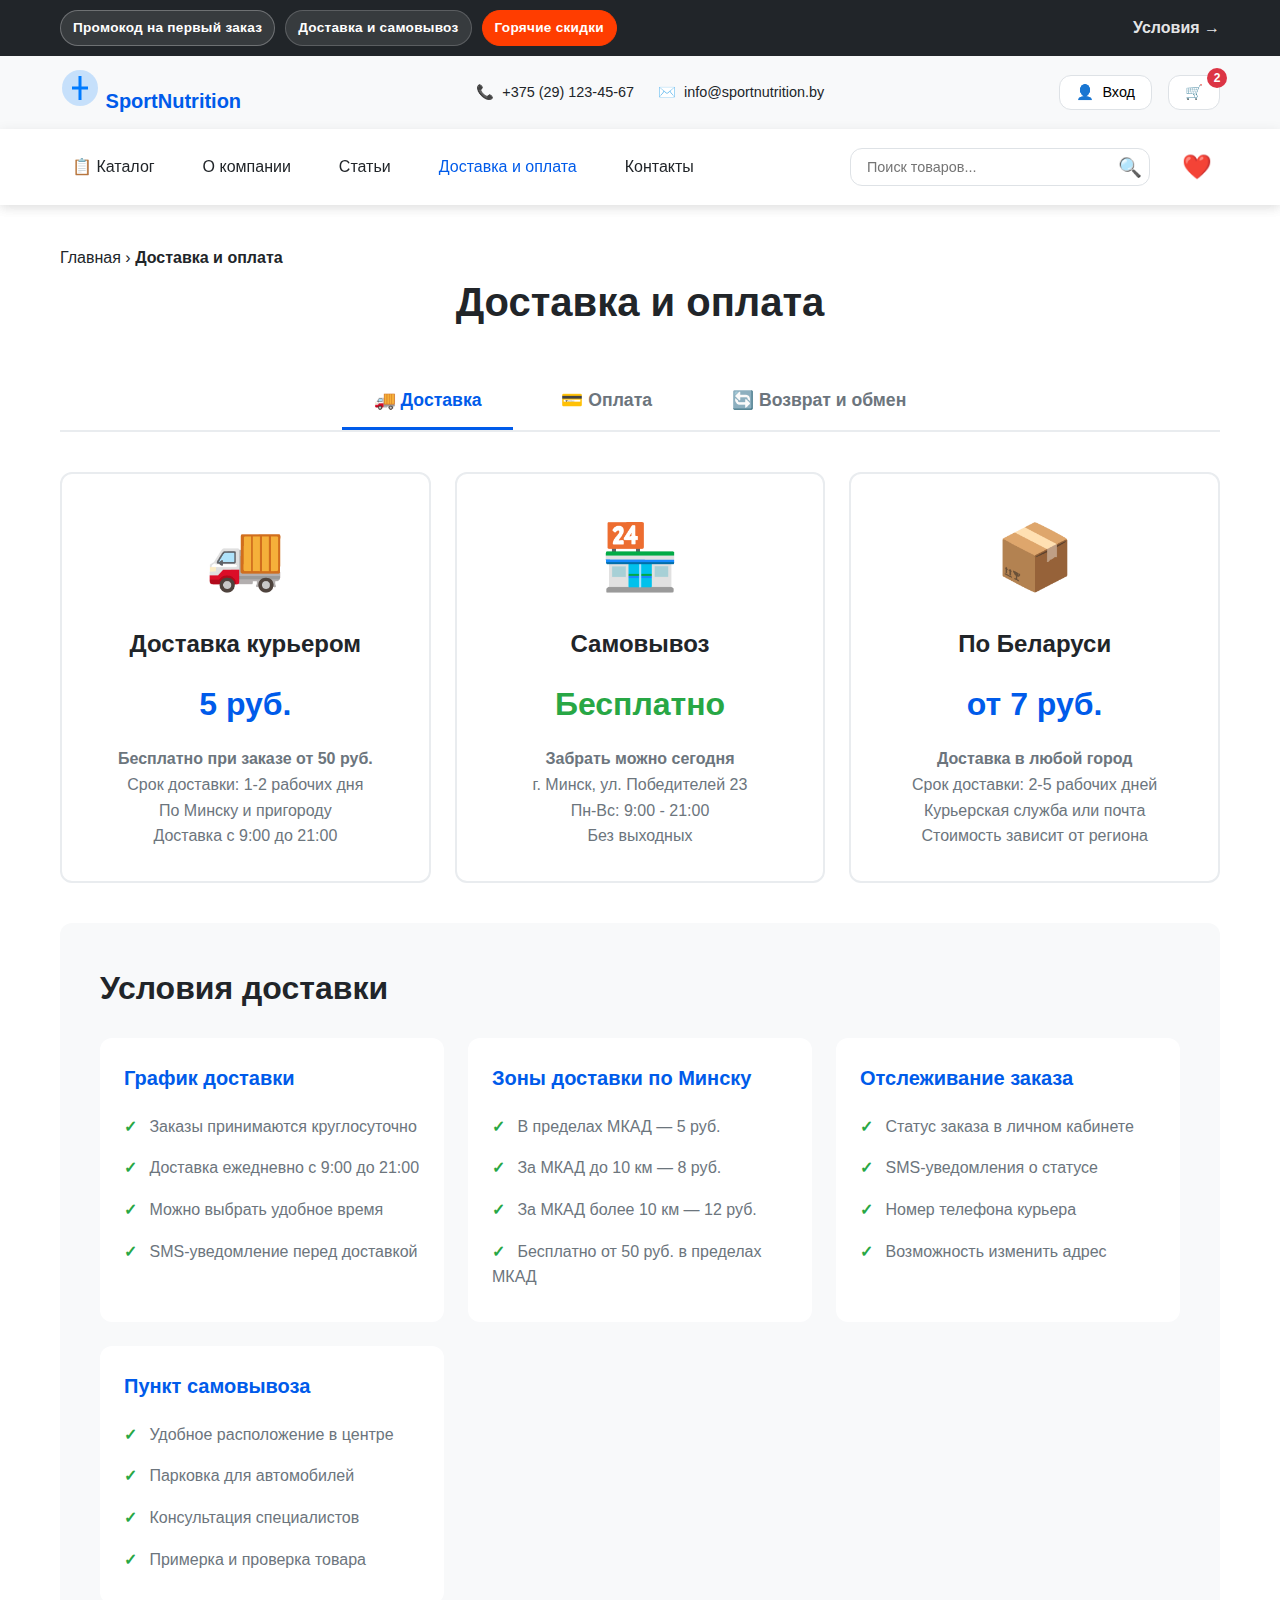
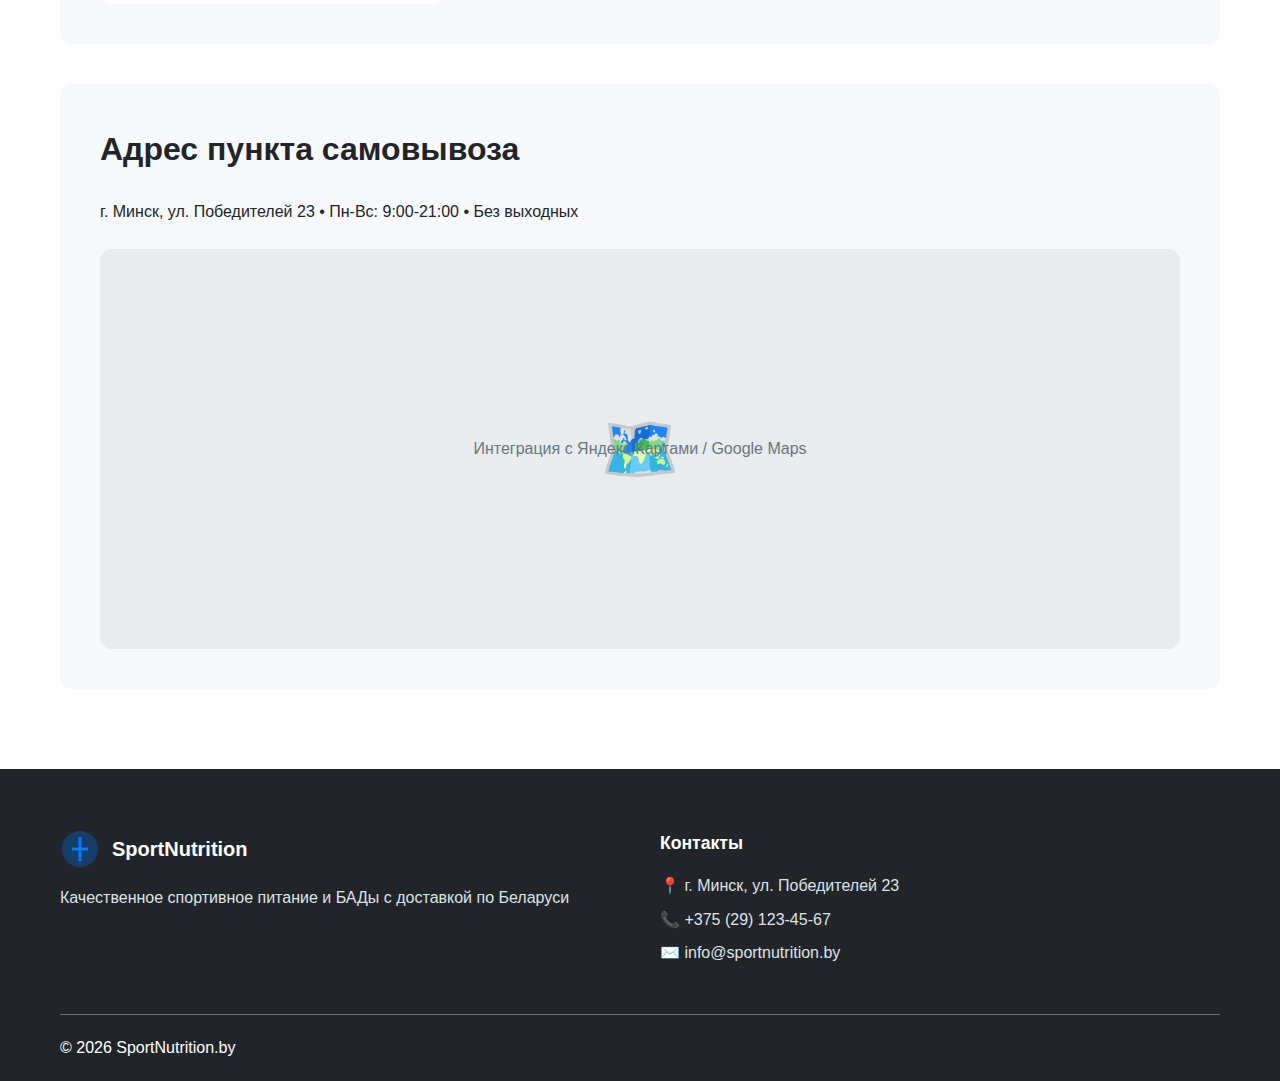
<file: delivery.html>
<!DOCTYPE html>
<html lang="ru">
<head>
    <meta charset="UTF-8">
    <meta name="viewport" content="width=device-width, initial-scale=1.0">
    <title>Доставка и оплата - SportNutrition.by</title>
    <link rel="stylesheet" href="styles.css">
    <style>
        .delivery-page {
            padding: 40px 0;
        }

        .delivery-page h1 {
            font-size: 2.5rem;
            margin-bottom: 40px;
            text-align: center;
        }

        .delivery-tabs {
            display: flex;
            justify-content: center;
            gap: 16px;
            margin-bottom: 40px;
            border-bottom: 2px solid var(--gray-200);
        }

        .delivery-tab-btn {
            padding: 16px 32px;
            background: none;
            border: none;
            border-bottom: 3px solid transparent;
            font-size: 1.1rem;
            font-weight: 600;
            color: var(--gray-600);
            cursor: pointer;
            transition: var(--transition);
        }

        .delivery-tab-btn.active {
            color: var(--primary-color);
            border-bottom-color: var(--primary-color);
        }

        .delivery-tab-content {
            display: none;
        }

        .delivery-tab-content.active {
            display: block;
            animation: fadeIn 0.3s;
        }

        .delivery-methods {
            display: grid;
            grid-template-columns: repeat(auto-fit, minmax(320px, 1fr));
            gap: 24px;
            margin-bottom: 40px;
        }

        .delivery-method {
            background: var(--white);
            border: 2px solid var(--gray-200);
            border-radius: var(--border-radius);
            padding: 32px;
            text-align: center;
            transition: var(--transition);
        }

        .delivery-method:hover {
            border-color: var(--primary-color);
            box-shadow: var(--box-shadow);
        }

        .delivery-icon {
            font-size: 4rem;
            margin-bottom: 16px;
        }

        .delivery-method h3 {
            font-size: 1.5rem;
            margin-bottom: 12px;
        }

        .delivery-price {
            font-size: 2rem;
            font-weight: 700;
            color: var(--primary-color);
            margin: 16px 0;
        }

        .delivery-details {
            color: var(--gray-600);
            line-height: 1.6;
        }

        .delivery-info-block {
            background: var(--gray-100);
            padding: 40px;
            border-radius: var(--border-radius);
            margin-bottom: 40px;
        }

        .delivery-info-block h2 {
            font-size: 2rem;
            margin-bottom: 24px;
        }

        .info-grid {
            display: grid;
            grid-template-columns: repeat(auto-fit, minmax(280px, 1fr));
            gap: 24px;
        }

        .info-card {
            background: var(--white);
            padding: 24px;
            border-radius: var(--border-radius);
        }

        .info-card h4 {
            font-size: 1.25rem;
            margin-bottom: 12px;
            color: var(--primary-color);
        }

        .info-card ul {
            list-style: none;
            padding: 0;
        }

        .info-card li {
            padding: 8px 0;
            color: var(--gray-600);
        }

        .info-card li:before {
            content: "✓ ";
            color: var(--success-color);
            font-weight: 700;
            margin-right: 8px;
        }

        .payment-methods {
            display: grid;
            grid-template-columns: repeat(auto-fit, minmax(250px, 1fr));
            gap: 24px;
            margin-top: 24px;
        }

        .payment-card {
            background: var(--white);
            border: 2px solid var(--gray-200);
            border-radius: var(--border-radius);
            padding: 24px;
            text-align: center;
            transition: var(--transition);
        }

        .payment-card:hover {
            border-color: var(--primary-color);
        }

        .payment-icon {
            font-size: 3rem;
            margin-bottom: 16px;
        }

        .payment-card h4 {
            font-size: 1.25rem;
            margin-bottom: 12px;
        }

        .map-container {
            width: 100%;
            height: 400px;
            background: var(--gray-200);
            border-radius: var(--border-radius);
            display: flex;
            align-items: center;
            justify-content: center;
            font-size: 4rem;
            margin-top: 24px;
        }

        .faq-delivery {
            max-width: 900px;
            margin: 0 auto;
        }

        @media (max-width: 768px) {
            .delivery-tabs {
                flex-direction: column;
            }

            .delivery-tab-btn {
                border-bottom: none;
                border-left: 3px solid transparent;
                text-align: left;
            }

            .delivery-tab-btn.active {
                border-bottom: none;
                border-left-color: var(--primary-color);
            }
        }
    </style>
</head>
<body>
    <header class="header">
        <div class="header-top">
            <div class="container">
                <div class="header-top-content">
                    <div class="logo">
                        <a href="index.html">
                            <svg width="40" height="40" viewBox="0 0 40 40">
                                <circle cx="20" cy="20" r="18" fill="#007BFF" opacity="0.2"/>
                                <path d="M20 8 L20 32 M12 20 L28 20" stroke="#007BFF" stroke-width="3"/>
                            </svg>
                            <span>SportNutrition</span>
                        </a>
                    </div>
                    <div class="header-contacts">
                        <a href="tel:+375291234567" class="contact-item">
                            <span class="icon">📞</span> +375 (29) 123-45-67
                        </a>
                        <a href="mailto:info@sportnutrition.by" class="contact-item">
                            <span class="icon">✉️</span> info@sportnutrition.by
                        </a>
                    </div>
                    <div class="header-actions">
                        <button class="btn-login" onclick="openModal('loginModal')">
                            <span class="icon">👤</span> Вход
                        </button>
                        <button class="btn-cart" onclick="window.location.href='cart.html'">
                            <span class="icon">🛒</span>
                            <span class="cart-count">2</span>
                        </button>
                    </div>
                </div>
            </div>
        </div>
        <div class="header-bottom sticky-header">
            <div class="container">
                <nav class="main-nav">
                    <button class="burger-menu" onclick="toggleMobileMenu()">☰</button>
                    <ul class="nav-menu" id="navMenu">
                        <li><a href="catalog.html">📋 Каталог</a></li>
                        <li><a href="index.html#about">О компании</a></li>
                        <li><a href="blog.html">Статьи</a></li>
                        <li><a href="delivery.html" style="color: var(--primary-color);">Доставка и оплата</a></li>
                        <li><a href="contacts.html">Контакты</a></li>
                    </ul>
                    <div class="search-bar">
                        <input type="text" placeholder="Поиск товаров..." id="searchInput" onkeyup="searchProducts()">
                        <button class="search-btn">🔍</button>
                        <div class="search-results" id="searchResults"></div>
                    </div>
                    <button class="btn-favorites">❤️</button>
                </nav>
            </div>
        </div>
    </header>

    <main class="delivery-page">
        <div class="container">
            <div class="breadcrumbs">
                <a href="index.html">Главная</a> › <strong>Доставка и оплата</strong>
            </div>

            <h1>Доставка и оплата</h1>

            <!-- Tabs -->
            <div class="delivery-tabs">
                <button class="delivery-tab-btn active" onclick="switchDeliveryTab('delivery')">
                    🚚 Доставка
                </button>
                <button class="delivery-tab-btn" onclick="switchDeliveryTab('payment')">
                    💳 Оплата
                </button>
                <button class="delivery-tab-btn" onclick="switchDeliveryTab('return')">
                    🔄 Возврат и обмен
                </button>
            </div>

            <!-- Доставка Tab -->
            <div class="delivery-tab-content active" data-tab="delivery">
                <div class="delivery-methods">
                    <!-- Доставка курьером -->
                    <div class="delivery-method">
                        <div class="delivery-icon">🚚</div>
                        <h3>Доставка курьером</h3>
                        <div class="delivery-price">5 руб.</div>
                        <div class="delivery-details">
                            <p><strong>Бесплатно при заказе от 50 руб.</strong></p>
                            <p>Срок доставки: 1-2 рабочих дня</p>
                            <p>По Минску и пригороду</p>
                            <p>Доставка с 9:00 до 21:00</p>
                        </div>
                    </div>

                    <!-- Самовывоз -->
                    <div class="delivery-method">
                        <div class="delivery-icon">🏪</div>
                        <h3>Самовывоз</h3>
                        <div class="delivery-price" style="color: var(--success-color);">Бесплатно</div>
                        <div class="delivery-details">
                            <p><strong>Забрать можно сегодня</strong></p>
                            <p>г. Минск, ул. Победителей 23</p>
                            <p>Пн-Вс: 9:00 - 21:00</p>
                            <p>Без выходных</p>
                        </div>
                    </div>

                    <!-- Доставка по Беларуси -->
                    <div class="delivery-method">
                        <div class="delivery-icon">📦</div>
                        <h3>По Беларуси</h3>
                        <div class="delivery-price">от 7 руб.</div>
                        <div class="delivery-details">
                            <p><strong>Доставка в любой город</strong></p>
                            <p>Срок доставки: 2-5 рабочих дней</p>
                            <p>Курьерская служба или почта</p>
                            <p>Стоимость зависит от региона</p>
                        </div>
                    </div>
                </div>

                <!-- Информация о доставке -->
                <div class="delivery-info-block">
                    <h2>Условия доставки</h2>
                    <div class="info-grid">
                        <div class="info-card">
                            <h4>График доставки</h4>
                            <ul>
                                <li>Заказы принимаются круглосуточно</li>
                                <li>Доставка ежедневно с 9:00 до 21:00</li>
                                <li>Можно выбрать удобное время</li>
                                <li>SMS-уведомление перед доставкой</li>
                            </ul>
                        </div>

                        <div class="info-card">
                            <h4>Зоны доставки по Минску</h4>
                            <ul>
                                <li>В пределах МКАД — 5 руб.</li>
                                <li>За МКАД до 10 км — 8 руб.</li>
                                <li>За МКАД более 10 км — 12 руб.</li>
                                <li>Бесплатно от 50 руб. в пределах МКАД</li>
                            </ul>
                        </div>

                        <div class="info-card">
                            <h4>Отслеживание заказа</h4>
                            <ul>
                                <li>Статус заказа в личном кабинете</li>
                                <li>SMS-уведомления о статусе</li>
                                <li>Номер телефона курьера</li>
                                <li>Возможность изменить адрес</li>
                            </ul>
                        </div>

                        <div class="info-card">
                            <h4>Пункт самовывоза</h4>
                            <ul>
                                <li>Удобное расположение в центре</li>
                                <li>Парковка для автомобилей</li>
                                <li>Консультация специалистов</li>
                                <li>Примерка и проверка товара</li>
                            </ul>
                        </div>
                    </div>
                </div>

                <!-- Карта -->
                <div class="delivery-info-block">
                    <h2>Адрес пункта самовывоза</h2>
                    <p style="margin-bottom: 16px;">г. Минск, ул. Победителей 23 • Пн-Вс: 9:00-21:00 • Без выходных</p>
                    <div class="map-container">
                        🗺️
                        <div style="position: absolute; font-size: 1rem; color: var(--gray-600);">
                            Интеграция с Яндекс.Картами / Google Maps
                        </div>
                    </div>
                </div>
            </div>

            <!-- Оплата Tab -->
            <div class="delivery-tab-content" data-tab="payment">
                <div class="delivery-info-block">
                    <h2>Способы оплаты</h2>

                    <div class="payment-methods">
                        <!-- Онлайн оплата -->
                        <div class="payment-card">
                            <div class="payment-icon">💳</div>
                            <h4>Онлайн-оплата</h4>
                            <p>Банковской картой на сайте</p>
                            <ul style="text-align: left; margin-top: 16px; color: var(--gray-600);">
                                <li>Visa, Mastercard, Белкарт</li>
                                <li>Защита 3D-Secure</li>
                                <li>Мгновенное подтверждение</li>
                                <li>Чек на email</li>
                            </ul>
                        </div>

                        <!-- Наличными -->
                        <div class="payment-card">
                            <div class="payment-icon">💵</div>
                            <h4>Наличными курьеру</h4>
                            <p>При получении заказа</p>
                            <ul style="text-align: left; margin-top: 16px; color: var(--gray-600);">
                                <li>Оплата при получении</li>
                                <li>Курьер привезет сдачу</li>
                                <li>Проверка товара перед оплатой</li>
                                <li>Кассовый чек от курьера</li>
                            </ul>
                        </div>

                        <!-- Картой курьеру -->
                        <div class="payment-card">
                            <div class="payment-icon">📱</div>
                            <h4>Картой курьеру</h4>
                            <p>Бесконтактная оплата</p>
                            <ul style="text-align: left; margin-top: 16px; color: var(--gray-600);">
                                <li>Оплата терминалом</li>
                                <li>Apple Pay, Google Pay</li>
                                <li>Бесконтактная технология</li>
                                <li>Электронный чек</li>
                            </ul>
                        </div>

                        <!-- Рассрочка -->
                        <div class="payment-card">
                            <div class="payment-icon">📊</div>
                            <h4>Рассрочка 0%</h4>
                            <p>От банков-партнеров</p>
                            <ul style="text-align: left; margin-top: 16px; color: var(--gray-600);">
                                <li>Рассрочка до 6 месяцев</li>
                                <li>Без переплат и процентов</li>
                                <li>Быстрое одобрение онлайн</li>
                                <li>Минимум документов</li>
                            </ul>
                        </div>
                    </div>
                </div>

                <!-- Безопасность -->
                <div class="delivery-info-block">
                    <h2>Безопасность платежей</h2>
                    <div class="info-grid">
                        <div class="info-card">
                            <h4>🔒 SSL-шифрование</h4>
                            <p style="color: var(--gray-600); margin-top: 12px;">
                                Все данные передаются по защищенному протоколу SSL. Мы не храним данные вашей карты на наших серверах.
                            </p>
                        </div>

                        <div class="info-card">
                            <h4>✅ 3D-Secure</h4>
                            <p style="color: var(--gray-600); margin-top: 12px;">
                                Дополнительная защита с подтверждением платежа через SMS-код от вашего банка.
                            </p>
                        </div>

                        <div class="info-card">
                            <h4>🏦 Надежные партнеры</h4>
                            <p style="color: var(--gray-600); margin-top: 12px;">
                                Работаем только с проверенными платежными системами и банками Беларуси.
                            </p>
                        </div>

                        <div class="info-card">
                            <h4>📧 Подтверждение</h4>
                            <p style="color: var(--gray-600); margin-top: 12px;">
                                После оплаты вы получите электронный чек на email и SMS-подтверждение заказа.
                            </p>
                        </div>
                    </div>
                </div>
            </div>

            <!-- Возврат Tab -->
            <div class="delivery-tab-content" data-tab="return">
                <div class="delivery-info-block">
                    <h2>Возврат и обмен товара</h2>
                    <p style="margin-bottom: 24px; font-size: 1.1rem;">
                        Мы гарантируем качество всех товаров и предоставляем возможность возврата в течение 14 дней с момента покупки.
                    </p>

                    <div class="info-grid">
                        <div class="info-card">
                            <h4>Условия возврата</h4>
                            <ul>
                                <li>Товар не был в употреблении</li>
                                <li>Сохранена оригинальная упаковка</li>
                                <li>Наличие чека или накладной</li>
                                <li>Срок — 14 дней с момента покупки</li>
                            </ul>
                        </div>

                        <div class="info-card">
                            <h4>Процедура возврата</h4>
                            <ul>
                                <li>Позвоните нам или напишите на email</li>
                                <li>Опишите причину возврата</li>
                                <li>Привезите товар к нам в магазин</li>
                                <li>Деньги вернем в течение 3-х дней</li>
                            </ul>
                        </div>

                        <div class="info-card">
                            <h4>Обмен товара</h4>
                            <ul>
                                <li>Можно обменять на аналогичный</li>
                                <li>Или выбрать другой товар</li>
                                <li>При разнице в цене доплата/возврат</li>
                                <li>Обмен производится сразу при наличии</li>
                            </ul>
                        </div>

                        <div class="info-card">
                            <h4>Гарантия качества</h4>
                            <ul>
                                <li>Все товары сертифицированы</li>
                                <li>Гарантия производителя</li>
                                <li>Проверка товара перед отправкой</li>
                                <li>Возврат брака за наш счет</li>
                            </ul>
                        </div>
                    </div>
                </div>

                <!-- FAQ по возврату -->
                <div class="faq-delivery">
                    <h2 style="margin-bottom: 24px;">Частые вопросы о возврате</h2>
                    <div class="faq-accordion">
                        <div class="faq-item">
                            <button class="faq-question" onclick="toggleFAQ(this)">
                                Можно ли вернуть товар, если я его уже открыл?
                                <span class="faq-icon">+</span>
                            </button>
                            <div class="faq-answer">
                                <p>Если упаковка вскрыта, но товар не использовался и сохранен товарный вид, возврат возможен. Продукты питания (протеины, батончики) после вскрытия возврату не подлежат согласно законодательству РБ.</p>
                            </div>
                        </div>

                        <div class="faq-item">
                            <button class="faq-question" onclick="toggleFAQ(this)">
                                Как быстро вернутся деньги после возврата?
                                <span class="faq-icon">+</span>
                            </button>
                            <div class="faq-answer">
                                <p>При оплате наличными — деньги вернем сразу в момент возврата. При безналичной оплате — средства поступят на карту в течение 3-5 рабочих дней в зависимости от банка.</p>
                            </div>
                        </div>

                        <div class="faq-item">
                            <button class="faq-question" onclick="toggleFAQ(this)">
                                Могу ли я вернуть товар, купленный по акции?
                                <span class="faq-icon">+</span>
                            </button>
                            <div class="faq-answer">
                                <p>Да, товары по акции можно вернуть на общих условиях. Возврат производится по цене покупки с учетом примененной скидки.</p>
                            </div>
                        </div>

                        <div class="faq-item">
                            <button class="faq-question" onclick="toggleFAQ(this)">
                                Что делать, если товар пришел поврежденным?
                                <span class="faq-icon">+</span>
                            </button>
                            <div class="faq-answer">
                                <p>Не принимайте такой товар у курьера. Если повреждение обнаружено после, сфотографируйте и свяжитесь с нами в течение 24 часов. Мы заменим товар или вернем деньги за наш счет.</p>
                            </div>
                        </div>

                        <div class="faq-item">
                            <button class="faq-question" onclick="toggleFAQ(this)">
                                Нужно ли оплачивать доставку при возврате?
                                <span class="faq-icon">+</span>
                            </button>
                            <div class="faq-answer">
                                <p>Если товар не подошел — стоимость обратной доставки оплачивает покупатель. Если товар бракованный или был прислан не тот товар — доставка за наш счет.</p>
                            </div>
                        </div>
                    </div>
                </div>
            </div>
        </div>
    </main>

    <footer class="footer">
        <div class="container">
            <div class="footer-content">
                <div class="footer-column">
                    <div class="footer-logo">
                        <svg width="40" height="40" viewBox="0 0 40 40">
                            <circle cx="20" cy="20" r="18" fill="#007BFF" opacity="0.3"/>
                            <path d="M20 8 L20 32 M12 20 L28 20" stroke="#007BFF" stroke-width="3"/>
                        </svg>
                        <span>SportNutrition</span>
                    </div>
                    <p>Качественное спортивное питание и БАДы с доставкой по Беларуси</p>
                </div>
                <div class="footer-column">
                    <h4>Контакты</h4>
                    <p>📍 г. Минск, ул. Победителей 23</p>
                    <p>📞 +375 (29) 123-45-67</p>
                    <p>✉️ info@sportnutrition.by</p>
                </div>
            </div>
            <div class="footer-bottom">
                <p>&copy; 2026 SportNutrition.by</p>
            </div>
        </div>
    </footer>

    <div id="toast" class="toast"></div>
    <script src="script.js"></script>
    <script>
        function switchDeliveryTab(tabName) {
            document.querySelectorAll('.delivery-tab-btn').forEach(btn => {
                btn.classList.remove('active');
            });
            document.querySelectorAll('.delivery-tab-content').forEach(content => {
                content.classList.remove('active');
            });

            event.target.classList.add('active');
            document.querySelector(`.delivery-tab-content[data-tab="${tabName}"]`).classList.add('active');
        }
    </script>
</body>
</html>
</file>
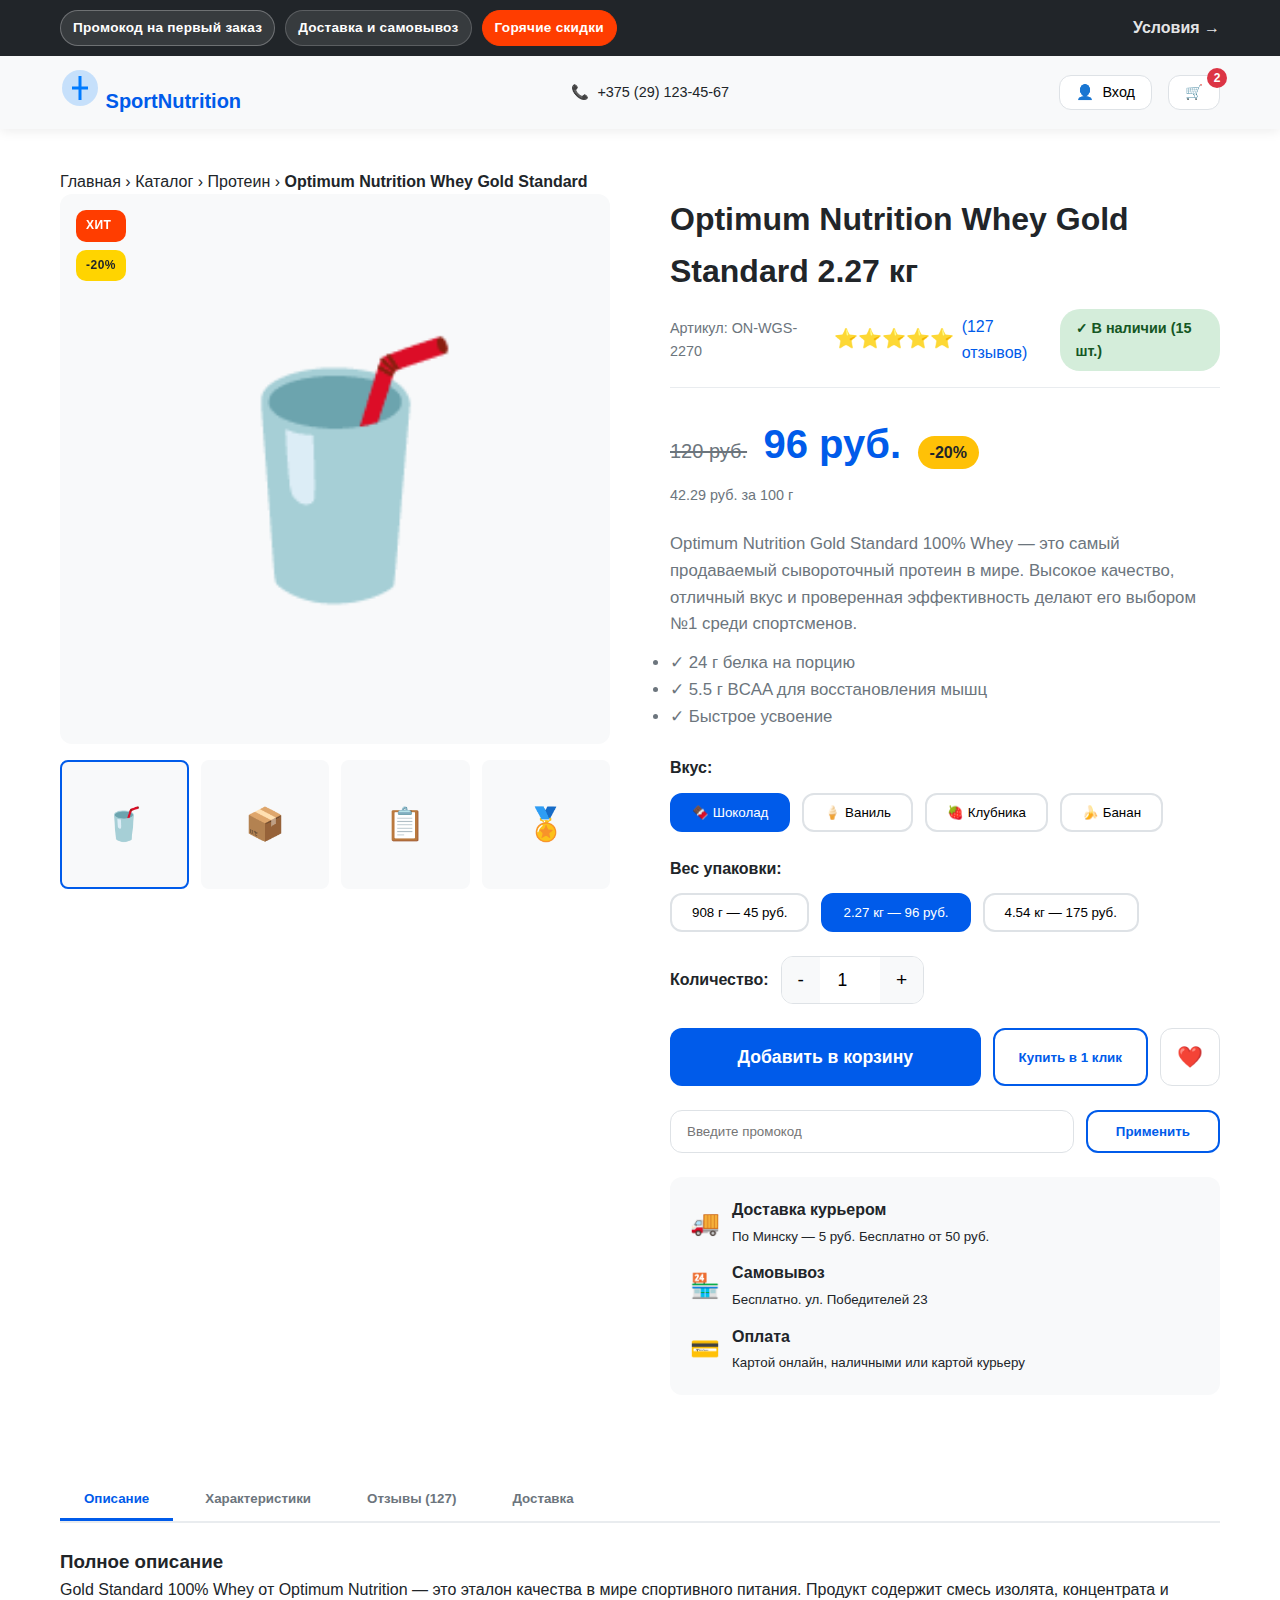
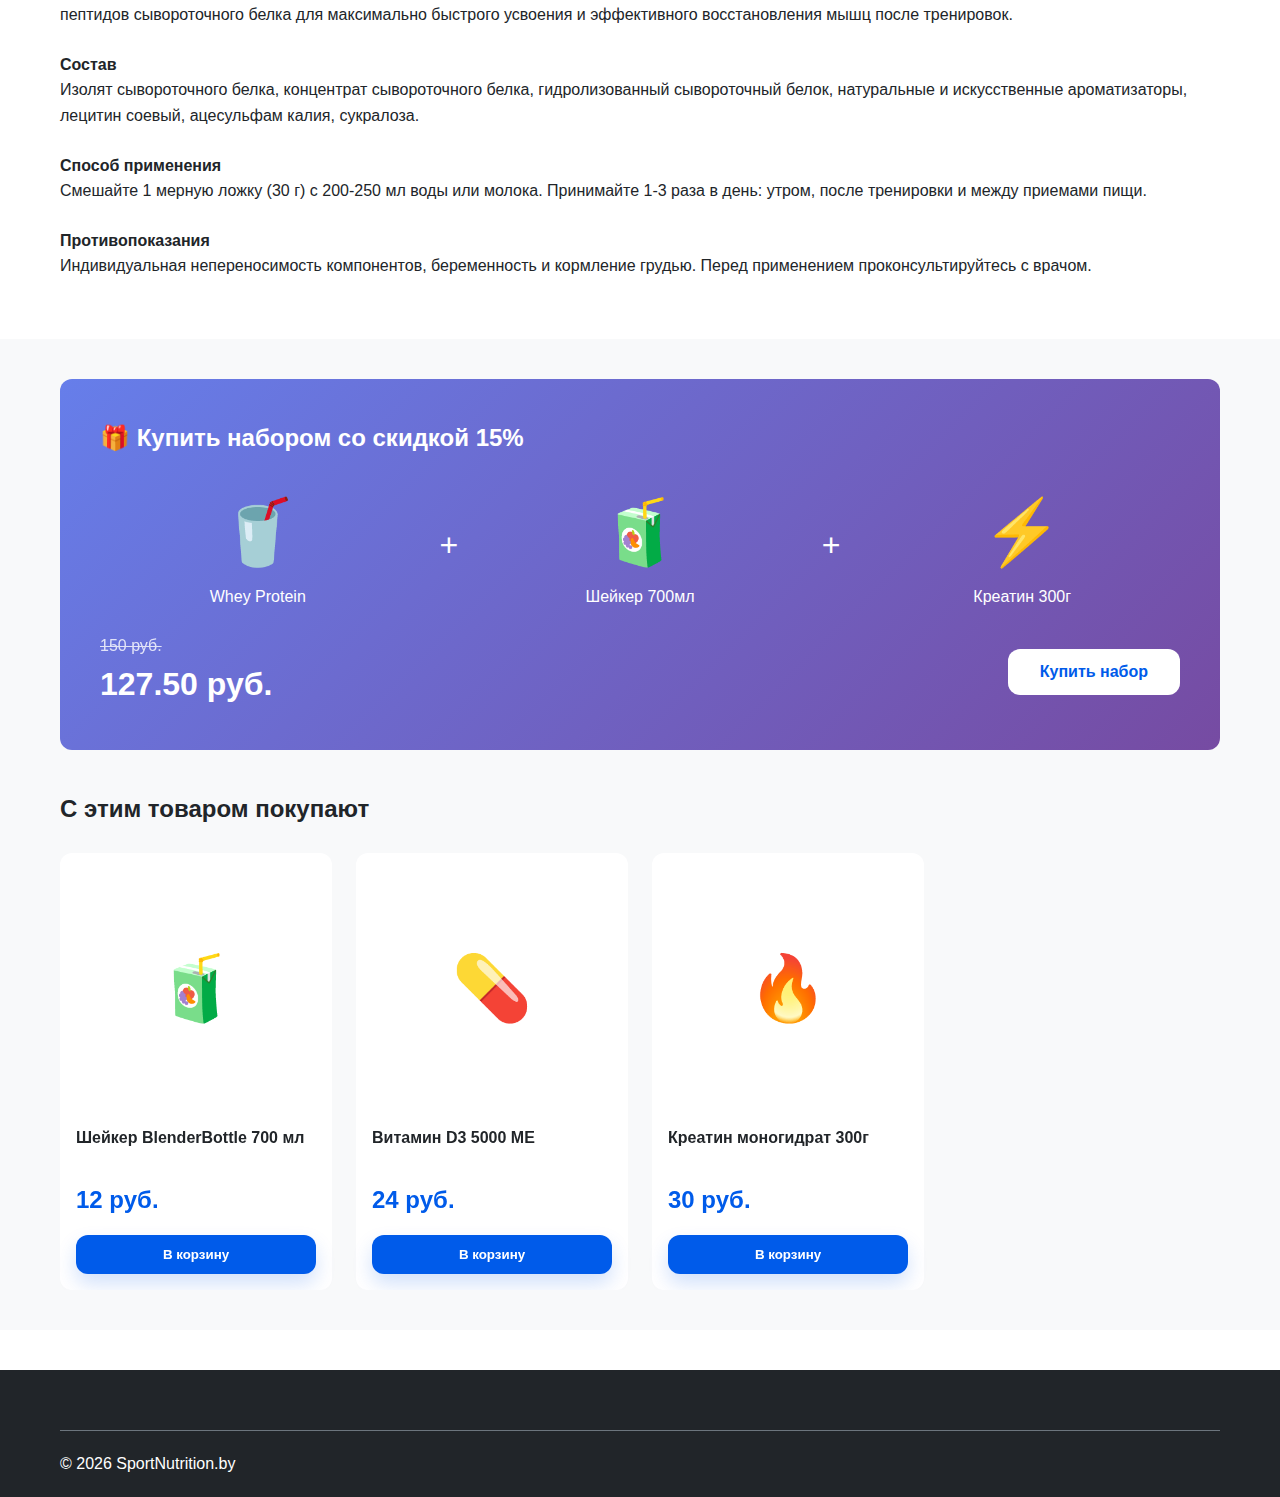
<file: product.html>
<!DOCTYPE html>
<html lang="ru">
<head>
    <meta charset="UTF-8">
    <meta name="viewport" content="width=device-width, initial-scale=1.0">
    <title>Optimum Nutrition Whey Gold Standard - SportNutrition.by</title>
    <link rel="stylesheet" href="styles.css">
    <style>
        .product-page {
            padding: 40px 0;
        }

        .product-main {
            display: grid;
            grid-template-columns: 1fr 1fr;
            gap: 60px;
            margin-bottom: 60px;
        }

        .product-gallery {
            position: sticky;
            top: 100px;
            height: fit-content;
        }

        .main-image-container {
            position: relative;
            aspect-ratio: 1;
            background: var(--gray-100);
            border-radius: var(--border-radius);
            margin-bottom: 16px;
            display: flex;
            align-items: center;
            justify-content: center;
            cursor: zoom-in;
        }

        .main-product-image {
            font-size: 15rem;
        }

        .product-badge-overlay {
            position: absolute;
            top: 16px;
            left: 16px;
            display: flex;
            flex-direction: column;
            gap: 8px;
        }

        .thumbnails {
            display: grid;
            grid-template-columns: repeat(4, 1fr);
            gap: 12px;
        }

        .thumbnail {
            aspect-ratio: 1;
            background: var(--gray-100);
            border: 2px solid transparent;
            border-radius: 8px;
            cursor: pointer;
            display: flex;
            align-items: center;
            justify-content: center;
            font-size: 2rem;
            transition: var(--transition);
        }

        .thumbnail:hover, .thumbnail.active {
            border-color: var(--primary-color);
        }

        .product-info h1 {
            font-size: 2rem;
            margin-bottom: 12px;
        }

        .product-meta {
            display: flex;
            align-items: center;
            gap: 24px;
            margin-bottom: 16px;
            padding-bottom: 16px;
            border-bottom: 1px solid var(--gray-200);
        }

        .product-sku {
            color: var(--gray-600);
            font-size: 0.9rem;
        }

        .product-rating-big {
            display: flex;
            align-items: center;
            gap: 8px;
        }

        .rating-stars {
            font-size: 1.2rem;
        }

        .rating-count {
            color: var(--primary-color);
            cursor: pointer;
        }

        .availability {
            padding: 8px 16px;
            border-radius: 20px;
            font-weight: 600;
            font-size: 0.9rem;
        }

        .in-stock {
            background: #d4edda;
            color: #155724;
        }

        .product-price-big {
            margin: 24px 0;
        }

        .price-old-big {
            text-decoration: line-through;
            color: var(--gray-600);
            font-size: 1.25rem;
            margin-right: 12px;
        }

        .price-current-big {
            font-size: 2.5rem;
            font-weight: 700;
            color: var(--primary-color);
        }

        .price-discount {
            display: inline-block;
            background: var(--warning-color);
            color: var(--gray-900);
            padding: 4px 12px;
            border-radius: 20px;
            font-weight: 600;
            margin-left: 12px;
        }

        .price-per-unit {
            color: var(--gray-600);
            font-size: 0.9rem;
            margin-top: 8px;
        }

        .short-description {
            margin: 24px 0;
            font-size: 1.05rem;
            color: var(--gray-600);
        }

        .product-variants {
            margin: 24px 0;
        }

        .variant-label {
            font-weight: 600;
            margin-bottom: 12px;
            display: block;
        }

        .variant-options {
            display: flex;
            gap: 12px;
            flex-wrap: wrap;
        }

        .variant-btn {
            padding: 10px 20px;
            border: 2px solid var(--gray-300);
            border-radius: var(--border-radius);
            background: var(--white);
            cursor: pointer;
            transition: var(--transition);
        }

        .variant-btn:hover {
            border-color: var(--primary-color);
        }

        .variant-btn.active {
            border-color: var(--primary-color);
            background: var(--primary-color);
            color: var(--white);
        }

        .quantity-selector {
            display: flex;
            align-items: center;
            gap: 12px;
            margin: 24px 0;
        }

        .quantity-label {
            font-weight: 600;
        }

        .quantity-input {
            display: flex;
            border: 1px solid var(--gray-300);
            border-radius: var(--border-radius);
            overflow: hidden;
        }

        .qty-btn {
            padding: 12px 16px;
            background: var(--gray-100);
            border: none;
            cursor: pointer;
            font-size: 1.2rem;
        }

        .qty-btn:hover {
            background: var(--gray-200);
        }

        .qty-field {
            width: 60px;
            text-align: center;
            border: none;
            font-size: 1.1rem;
        }

        .action-buttons {
            display: grid;
            grid-template-columns: 1fr auto auto;
            gap: 12px;
            margin: 24px 0;
        }

        .btn-buy-main {
            padding: 16px 32px;
            background: var(--primary-color);
            color: var(--white);
            border-radius: var(--border-radius);
            font-size: 1.1rem;
            font-weight: 600;
        }

        .btn-buy-main:hover {
            background: var(--primary-hover);
        }

        .btn-quick-buy {
            padding: 16px 24px;
            background: var(--white);
            border: 2px solid var(--primary-color);
            color: var(--primary-color);
            border-radius: var(--border-radius);
            font-weight: 600;
        }

        .btn-icon-action {
            padding: 16px;
            background: var(--white);
            border: 1px solid var(--gray-300);
            border-radius: var(--border-radius);
            font-size: 1.3rem;
            cursor: pointer;
        }

        .promo-input-group {
            display: flex;
            gap: 12px;
            margin: 24px 0;
        }

        .promo-input {
            flex: 1;
            padding: 12px 16px;
            border: 1px solid var(--gray-300);
            border-radius: var(--border-radius);
        }

        .delivery-info {
            background: var(--gray-100);
            padding: 20px;
            border-radius: var(--border-radius);
            margin: 24px 0;
        }

        .delivery-item {
            display: flex;
            align-items: center;
            gap: 12px;
            margin-bottom: 12px;
        }

        .delivery-item:last-child {
            margin-bottom: 0;
        }

        .product-tabs {
            margin-top: 60px;
        }

        .tabs-header {
            display: flex;
            gap: 8px;
            border-bottom: 2px solid var(--gray-200);
            margin-bottom: 24px;
        }

        .tab-btn {
            padding: 12px 24px;
            background: none;
            border: none;
            border-bottom: 3px solid transparent;
            font-weight: 600;
            color: var(--gray-600);
            cursor: pointer;
        }

        .tab-btn.active {
            color: var(--primary-color);
            border-bottom-color: var(--primary-color);
        }

        .tab-content {
            display: none;
            animation: fadeIn 0.3s;
        }

        .tab-content.active {
            display: block;
        }

        @keyframes fadeIn {
            from { opacity: 0; }
            to { opacity: 1; }
        }

        .specs-table {
            width: 100%;
            border-collapse: collapse;
        }

        .specs-table tr {
            border-bottom: 1px solid var(--gray-200);
        }

        .specs-table td {
            padding: 12px;
        }

        .specs-table td:first-child {
            color: var(--gray-600);
            width: 40%;
        }

        .specs-table td:last-child {
            font-weight: 500;
        }

        .review-item {
            padding: 20px;
            border: 1px solid var(--gray-200);
            border-radius: var(--border-radius);
            margin-bottom: 16px;
        }

        .review-header {
            display: flex;
            justify-content: space-between;
            align-items: center;
            margin-bottom: 12px;
        }

        .review-author {
            font-weight: 600;
        }

        .review-date {
            color: var(--gray-600);
            font-size: 0.9rem;
        }

        .cross-sell-section {
            background: var(--gray-100);
            padding: 40px 0;
            margin-top: 60px;
        }

        .bundle-offer {
            background: linear-gradient(135deg, #667eea 0%, #764ba2 100%);
            color: var(--white);
            padding: 40px;
            border-radius: var(--border-radius);
            margin-bottom: 40px;
        }

        .bundle-products {
            display: flex;
            gap: 24px;
            align-items: center;
            margin: 24px 0;
        }

        .bundle-item {
            flex: 1;
            text-align: center;
        }

        .bundle-plus {
            font-size: 2rem;
        }

        .bundle-price {
            display: flex;
            justify-content: space-between;
            align-items: center;
            margin-top: 24px;
        }

        .sticky-buy-btn {
            display: none;
        }

        @media (max-width: 768px) {
            .product-main {
                grid-template-columns: 1fr;
            }

            .product-gallery {
                position: static;
            }

            .action-buttons {
                grid-template-columns: 1fr;
            }

            .sticky-buy-btn {
                display: block;
                position: fixed;
                bottom: 0;
                left: 0;
                right: 0;
                padding: 16px;
                background: var(--white);
                box-shadow: 0 -4px 12px rgba(0,0,0,0.1);
                z-index: 100;
            }

            .sticky-buy-btn button {
                width: 100%;
                padding: 16px;
                font-size: 1.1rem;
                background: var(--primary-color);
                color: var(--white);
                border-radius: var(--border-radius);
            }
        }
    </style>
</head>
<body>
    <!-- Header -->
    <header class="header">
        <div class="header-top">
            <div class="container">
                <div class="header-top-content">
                    <div class="logo">
                        <a href="index.html">
                            <svg width="40" height="40" viewBox="0 0 40 40">
                                <circle cx="20" cy="20" r="18" fill="#007BFF" opacity="0.2"/>
                                <path d="M20 8 L20 32 M12 20 L28 20" stroke="#007BFF" stroke-width="3"/>
                            </svg>
                            <span>SportNutrition</span>
                        </a>
                    </div>
                    <div class="header-contacts">
                        <a href="tel:+375291234567" class="contact-item">
                            <span class="icon">📞</span> +375 (29) 123-45-67
                        </a>
                    </div>
                    <div class="header-actions">
                        <button class="btn-login" onclick="openModal('loginModal')">
                            <span class="icon">👤</span> Вход
                        </button>
                        <button class="btn-cart" onclick="window.location.href='cart.html'">
                            <span class="icon">🛒</span>
                            <span class="cart-count">2</span>
                        </button>
                    </div>
                </div>
            </div>
        </div>
    </header>

    <main class="product-page">
        <div class="container">
            <div class="breadcrumbs">
                <a href="index.html">Главная</a> › <a href="catalog.html">Каталог</a> › <a href="catalog.html?cat=protein">Протеин</a> › <strong>Optimum Nutrition Whey Gold Standard</strong>
            </div>

            <div class="product-main">
                <!-- Галерея -->
                <div class="product-gallery">
                    <div class="main-image-container" onclick="openLightbox()">
                        <div class="product-badge-overlay">
                            <span class="badge hit">ХИТ</span>
                            <span class="badge discount">-20%</span>
                        </div>
                        <div class="main-product-image">🥤</div>
                    </div>
                    <div class="thumbnails">
                        <div class="thumbnail active" onclick="changeProductImage(0)">🥤</div>
                        <div class="thumbnail" onclick="changeProductImage(1)">📦</div>
                        <div class="thumbnail" onclick="changeProductImage(2)">📋</div>
                        <div class="thumbnail" onclick="changeProductImage(3)">🏅</div>
                    </div>
                </div>

                <!-- Информация о товаре -->
                <div class="product-info">
                    <h1>Optimum Nutrition Whey Gold Standard 2.27 кг</h1>

                    <div class="product-meta">
                        <span class="product-sku">Артикул: ON-WGS-2270</span>
                        <div class="product-rating-big">
                            <span class="rating-stars">⭐⭐⭐⭐⭐</span>
                            <span class="rating-count" onclick="switchTab('reviews')">(127 отзывов)</span>
                        </div>
                        <div class="availability in-stock">✓ В наличии (15 шт.)</div>
                    </div>

                    <div class="product-price-big">
                        <span class="price-old-big">120 руб.</span>
                        <span class="price-current-big">96 руб.</span>
                        <span class="price-discount">-20%</span>
                        <div class="price-per-unit">42.29 руб. за 100 г</div>
                    </div>

                    <div class="short-description">
                        <p>Optimum Nutrition Gold Standard 100% Whey — это самый продаваемый сывороточный протеин в мире. Высокое качество, отличный вкус и проверенная эффективность делают его выбором №1 среди спортсменов.</p>
                        <ul style="margin-top: 12px;">
                            <li>✓ 24 г белка на порцию</li>
                            <li>✓ 5.5 г BCAA для восстановления мышц</li>
                            <li>✓ Быстрое усвоение</li>
                        </ul>
                    </div>

                    <!-- Варианты вкуса -->
                    <div class="product-variants">
                        <label class="variant-label">Вкус:</label>
                        <div class="variant-options">
                            <button class="variant-btn active" onclick="changeVariant('Шоколад')">🍫 Шоколад</button>
                            <button class="variant-btn" onclick="changeVariant('Ваниль')">🍦 Ваниль</button>
                            <button class="variant-btn" onclick="changeVariant('Клубника')">🍓 Клубника</button>
                            <button class="variant-btn" onclick="changeVariant('Банан')">🍌 Банан</button>
                        </div>
                    </div>

                    <!-- Варианты веса -->
                    <div class="product-variants">
                        <label class="variant-label">Вес упаковки:</label>
                        <div class="variant-options">
                            <button class="variant-btn">908 г — 45 руб.</button>
                            <button class="variant-btn active">2.27 кг — 96 руб.</button>
                            <button class="variant-btn">4.54 кг — 175 руб.</button>
                        </div>
                    </div>

                    <!-- Количество -->
                    <div class="quantity-selector">
                        <span class="quantity-label">Количество:</span>
                        <div class="quantity-input">
                            <button class="qty-btn" onclick="updateQty(-1)">-</button>
                            <input type="number" id="qtyField" class="qty-field" value="1" min="1" max="15">
                            <button class="qty-btn" onclick="updateQty(1)">+</button>
                        </div>
                    </div>

                    <!-- Кнопки действий -->
                    <div class="action-buttons">
                        <button class="btn-buy-main" onclick="addToCart(1)">Добавить в корзину</button>
                        <button class="btn-quick-buy">Купить в 1 клик</button>
                        <button class="btn-icon-action">❤️</button>
                    </div>

                    <!-- Промокод -->
                    <div class="promo-input-group">
                        <input type="text" class="promo-input" placeholder="Введите промокод">
                        <button class="btn-secondary" style="white-space: nowrap;">Применить</button>
                    </div>

                    <!-- Доставка и оплата -->
                    <div class="delivery-info">
                        <div class="delivery-item">
                            <span style="font-size: 1.5rem;">🚚</span>
                            <div>
                                <strong>Доставка курьером</strong><br>
                                <small>По Минску — 5 руб. Бесплатно от 50 руб.</small>
                            </div>
                        </div>
                        <div class="delivery-item">
                            <span style="font-size: 1.5rem;">🏪</span>
                            <div>
                                <strong>Самовывоз</strong><br>
                                <small>Бесплатно. ул. Победителей 23</small>
                            </div>
                        </div>
                        <div class="delivery-item">
                            <span style="font-size: 1.5rem;">💳</span>
                            <div>
                                <strong>Оплата</strong><br>
                                <small>Картой онлайн, наличными или картой курьеру</small>
                            </div>
                        </div>
                    </div>
                </div>
            </div>

            <!-- Табы с подробной информацией -->
            <div class="product-tabs">
                <div class="tabs-header">
                    <button class="tab-btn active" data-tab="description" onclick="switchProductTab('description')">Описание</button>
                    <button class="tab-btn" data-tab="specs" onclick="switchProductTab('specs')">Характеристики</button>
                    <button class="tab-btn" data-tab="reviews" onclick="switchProductTab('reviews')">Отзывы (127)</button>
                    <button class="tab-btn" data-tab="delivery" onclick="switchProductTab('delivery')">Доставка</button>
                </div>

                <!-- Описание -->
                <div class="tab-content active" data-tab="description">
                    <h3>Полное описание</h3>
                    <p>Gold Standard 100% Whey от Optimum Nutrition — это эталон качества в мире спортивного питания. Продукт содержит смесь изолята, концентрата и пептидов сывороточного белка для максимально быстрого усвоения и эффективного восстановления мышц после тренировок.</p>

                    <h4 style="margin-top: 24px;">Состав</h4>
                    <p>Изолят сывороточного белка, концентрат сывороточного белка, гидролизованный сывороточный белок, натуральные и искусственные ароматизаторы, лецитин соевый, ацесульфам калия, сукралоза.</p>

                    <h4 style="margin-top: 24px;">Способ применения</h4>
                    <p>Смешайте 1 мерную ложку (30 г) с 200-250 мл воды или молока. Принимайте 1-3 раза в день: утром, после тренировки и между приемами пищи.</p>

                    <h4 style="margin-top: 24px;">Противопоказания</h4>
                    <p>Индивидуальная непереносимость компонентов, беременность и кормление грудью. Перед применением проконсультируйтесь с врачом.</p>
                </div>

                <!-- Характеристики -->
                <div class="tab-content" data-tab="specs">
                    <table class="specs-table">
                        <tr><td>Бренд</td><td>Optimum Nutrition</td></tr>
                        <tr><td>Страна производства</td><td>США</td></tr>
                        <tr><td>Вес упаковки</td><td>2.27 кг</td></tr>
                        <tr><td>Форма выпуска</td><td>Порошок</td></tr>
                        <tr><td>Количество порций</td><td>73</td></tr>
                        <tr><td>Белка на порцию</td><td>24 г</td></tr>
                        <tr><td>Углеводов на порцию</td><td>3 г</td></tr>
                        <tr><td>Жиров на порцию</td><td>1 г</td></tr>
                        <tr><td>Калорий на порцию</td><td>120 ккал</td></tr>
                        <tr><td>Срок годности</td><td>24 месяца</td></tr>
                        <tr><td>Условия хранения</td><td>В сухом прохладном месте</td></tr>
                    </table>
                </div>

                <!-- Отзывы -->
                <div class="tab-content" data-tab="reviews">
                    <div class="review-item">
                        <div class="review-header">
                            <div>
                                <div class="review-author">Александр М.</div>
                                <div class="rating-stars">⭐⭐⭐⭐⭐</div>
                            </div>
                            <div class="review-date">15 января 2026</div>
                        </div>
                        <p>Отличный протеин! Пью уже 2 года, результаты на лицо. Вкус шоколада самый лучший. Хорошо размешивается, не образует комков.</p>
                    </div>

                    <div class="review-item">
                        <div class="review-header">
                            <div>
                                <div class="review-author">Дмитрий К.</div>
                                <div class="rating-stars">⭐⭐⭐⭐⭐</div>
                            </div>
                            <div class="review-date">10 января 2026</div>
                        </div>
                        <p>Лучший протеин по соотношению цена/качество. Никаких побочек, отлично усваивается. Рекомендую новичкам и профи.</p>
                    </div>

                    <div class="review-item">
                        <div class="review-header">
                            <div>
                                <div class="review-author">Ольга П.</div>
                                <div class="rating-stars">⭐⭐⭐⭐</div>
                            </div>
                            <div class="review-date">5 января 2026</div>
                        </div>
                        <p>Вкус ванили немного приторный, но это субъективно. По эффективности вопросов нет — мышцы восстанавливаются быстрее.</p>
                    </div>
                </div>

                <!-- Доставка -->
                <div class="tab-content" data-tab="delivery">
                    <h3>Способы доставки</h3>
                    <p><strong>Доставка курьером по Минску:</strong> 5 руб., бесплатно при заказе от 50 руб. Доставка осуществляется в течение 1-2 рабочих дней.</p>
                    <p><strong>Доставка по Беларуси:</strong> от 7 руб. в зависимости от региона. Срок доставки 2-5 рабочих дней.</p>
                    <p><strong>Самовывоз:</strong> бесплатно. Адрес: г. Минск, ул. Победителей 23. Режим работы: Пн-Вс 9:00-21:00.</p>

                    <h3 style="margin-top: 24px;">Способы оплаты</h3>
                    <p>Онлайн-оплата картой (Visa, MasterCard), наличными или картой курьеру при получении.</p>
                </div>
            </div>
        </div>

        <!-- Cross-sell секция -->
        <div class="cross-sell-section">
            <div class="container">
                <div class="bundle-offer">
                    <h2>🎁 Купить набором со скидкой 15%</h2>
                    <div class="bundle-products">
                        <div class="bundle-item">
                            <div style="font-size: 4rem;">🥤</div>
                            <p>Whey Protein</p>
                        </div>
                        <div class="bundle-plus">+</div>
                        <div class="bundle-item">
                            <div style="font-size: 4rem;">🧃</div>
                            <p>Шейкер 700мл</p>
                        </div>
                        <div class="bundle-plus">+</div>
                        <div class="bundle-item">
                            <div style="font-size: 4rem;">⚡</div>
                            <p>Креатин 300г</p>
                        </div>
                    </div>
                    <div class="bundle-price">
                        <div>
                            <div style="text-decoration: line-through; opacity: 0.8;">150 руб.</div>
                            <div style="font-size: 2rem; font-weight: 700;">127.50 руб.</div>
                        </div>
                        <button class="btn-primary" onclick="addToCart('bundle')">Купить набор</button>
                    </div>
                </div>

                <h2>С этим товаром покупают</h2>
                <div class="products-container" style="margin-top: 24px;">
                    <div class="product-card">
                        <div class="product-image">
                            <div class="placeholder-img">🧃</div>
                        </div>
                        <h3 class="product-title">Шейкер BlenderBottle 700 мл</h3>
                        <div class="product-price">
                            <span class="current-price">12 руб.</span>
                        </div>
                        <button class="btn-add-cart" onclick="addToCart(7)">В корзину</button>
                    </div>

                    <div class="product-card">
                        <div class="product-image">
                            <div class="placeholder-img">💊</div>
                        </div>
                        <h3 class="product-title">Витамин D3 5000 МЕ</h3>
                        <div class="product-price">
                            <span class="current-price">24 руб.</span>
                        </div>
                        <button class="btn-add-cart" onclick="addToCart(8)">В корзину</button>
                    </div>

                    <div class="product-card">
                        <div class="product-image">
                            <div class="placeholder-img">🔥</div>
                        </div>
                        <h3 class="product-title">Креатин моногидрат 300г</h3>
                        <div class="product-price">
                            <span class="current-price">30 руб.</span>
                        </div>
                        <button class="btn-add-cart" onclick="addToCart(9)">В корзину</button>
                    </div>
                </div>
            </div>
        </div>
    </main>

    <!-- Sticky mobile button -->
    <div class="sticky-buy-btn">
        <button onclick="addToCart(1)">Добавить в корзину — 96 руб.</button>
    </div>

    <footer class="footer">
        <div class="container">
            <div class="footer-bottom">
                <p>&copy; 2026 SportNutrition.by</p>
            </div>
        </div>
    </footer>

    <div id="toast" class="toast"></div>
    <script src="script.js"></script>
    <script>
        function updateQty(change) {
            const field = document.getElementById('qtyField');
            const newValue = parseInt(field.value) + change;
            if (newValue >= 1 && newValue <= 15) {
                field.value = newValue;
            }
        }

        function switchProductTab(tabName) {
            document.querySelectorAll('.tab-btn').forEach(btn => {
                btn.classList.toggle('active', btn.dataset.tab === tabName);
            });
            document.querySelectorAll('.tab-content').forEach(content => {
                content.classList.toggle('active', content.dataset.tab === tabName);
            });
        }
    </script>
</body>
</html>
</file>
<file: styles.css>
/* Global Styles */
* {
    margin: 0;
    padding: 0;
    box-sizing: border-box;
}

:root {
    --primary-color: #005BEA;
    --primary-hover: #004FD0;
    --secondary-color: #6c757d;
    --success-color: #28a745;
    --danger-color: #dc3545;
    --warning-color: #ffc107;

    /* Promo accents */
    --promo-hot: #ff3d00;
    --promo-soft: #ffd400;

    --white: #ffffff;
    --black: #000000;
    --gray-100: #f8f9fa;
    --gray-200: #e9ecef;
    --gray-300: #dee2e6;
    --gray-600: #6c757d;
    --gray-900: #212529;
    --border-radius: 12px;
    --box-shadow: 0 2px 12px rgba(0,0,0,0.08);
    --transition: all 0.3s ease;
}

body {
    font-family: 'Segoe UI', -apple-system, BlinkMacSystemFont, 'Roboto', sans-serif;
    color: var(--gray-900);
    line-height: 1.6;
    background: var(--white);
}

.container {
    max-width: 1200px;
    margin: 0 auto;
    padding: 0 20px;
}

a {
    text-decoration: none;
    color: inherit;
    transition: var(--transition);
}

button {
    border: none;
    cursor: pointer;
    font-family: inherit;
    transition: var(--transition);
}

/* Header */
.header {
    background: var(--white);
    box-shadow: var(--box-shadow);
    position: relative;
    z-index: 1000;
}

.header-top {
    background: var(--gray-100);
    padding: 12px 0;
}

.header-top-content {
    display: flex;
    justify-content: space-between;
    align-items: center;
    gap: 20px;
}

.logo {
    display: flex;
    align-items: center;
    gap: 12px;
    font-weight: 700;
    font-size: 1.25rem;
    color: var(--primary-color);
}

.logo svg {
    flex-shrink: 0;
}

.header-contacts {
    display: flex;
    gap: 24px;
}

.contact-item {
    display: flex;
    align-items: center;
    gap: 8px;
    font-size: 0.9rem;
    color: var(--gray-900);
}

.contact-item:hover {
    color: var(--primary-color);
}

.header-actions {
    display: flex;
    gap: 16px;
}

.btn-login, .btn-cart {
    display: flex;
    align-items: center;
    gap: 8px;
    padding: 8px 16px;
    background: var(--white);
    border: 1px solid var(--gray-300);
    border-radius: var(--border-radius);
    font-size: 0.9rem;
}

.btn-login:hover, .btn-cart:hover {
    background: var(--primary-color);
    color: var(--white);
    border-color: var(--primary-color);
}

.btn-cart {
    position: relative;
}

.cart-count {
    position: absolute;
    top: -8px;
    right: -8px;
    background: var(--danger-color);
    color: var(--white);
    border-radius: 50%;
    width: 20px;
    height: 20px;
    display: flex;
    align-items: center;
    justify-content: center;
    font-size: 0.75rem;
    font-weight: 700;
}

/* Sticky Header */
.header-bottom {
    padding: 16px 0;
}

.sticky-header {
    position: sticky;
    top: 0;
    background: var(--white);
    box-shadow: var(--box-shadow);
    z-index: 999;
}

.main-nav {
    display: flex;
    align-items: center;
    gap: 24px;
}

.burger-menu {
    display: none;
    font-size: 1.5rem;
    background: none;
    padding: 8px;
}

.nav-menu {
    display: flex;
    list-style: none;
    gap: 24px;
    flex: 1;
}

.nav-menu li {
    position: relative;
}

.nav-menu a {
    display: block;
    padding: 8px 12px;
    border-radius: 8px;
    font-weight: 500;
}

.nav-menu a:hover {
    background: var(--gray-100);
    color: var(--primary-color);
}

/* Dropdown Menu */
.has-dropdown:hover .dropdown-menu {
    opacity: 1;
    visibility: visible;
    transform: translateY(0);
}

.dropdown-menu {
    position: absolute;
    top: 100%;
    left: 0;
    background: var(--white);
    box-shadow: 0 8px 24px rgba(0,0,0,0.12);
    border-radius: var(--border-radius);
    padding: 24px;
    min-width: 600px;
    opacity: 0;
    visibility: hidden;
    transform: translateY(-10px);
    transition: var(--transition);
}

.dropdown-grid {
    display: grid;
    grid-template-columns: repeat(3, 1fr);
    gap: 24px;
}

.dropdown-column h4 {
    margin-bottom: 12px;
    color: var(--primary-color);
    font-size: 0.9rem;
}

.dropdown-column a {
    display: block;
    padding: 6px 0;
    font-size: 0.9rem;
    color: var(--gray-600);
}

.dropdown-column a:hover {
    color: var(--primary-color);
}

/* Search Bar */
.search-bar {
    position: relative;
    flex: 0 0 300px;
}

.search-bar input {
    width: 100%;
    padding: 10px 40px 10px 16px;
    border: 1px solid var(--gray-300);
    border-radius: var(--border-radius);
    font-size: 0.9rem;
}

.search-bar input:focus {
    outline: none;
    border-color: var(--primary-color);
}

.search-btn {
    position: absolute;
    right: 8px;
    top: 50%;
    transform: translateY(-50%);
    background: none;
    font-size: 1.2rem;
}

.search-results {
    position: absolute;
    top: 100%;
    left: 0;
    right: 0;
    background: var(--white);
    box-shadow: 0 8px 24px rgba(0,0,0,0.12);
    border-radius: var(--border-radius);
    margin-top: 8px;
    max-height: 400px;
    overflow-y: auto;
    display: none;
}

.search-results.active {
    display: block;
}

.search-result-item {
    display: flex;
    align-items: center;
    gap: 12px;
    padding: 12px;
    border-bottom: 1px solid var(--gray-200);
}

.search-result-item:hover {
    background: var(--gray-100);
}

.btn-favorites {
    background: none;
    font-size: 1.5rem;
    padding: 8px;
}

/* Hero Slider */
.hero-slider {
    position: relative;
    height: 500px;
    overflow: hidden;
}

.slider-container {
    height: 100%;
    position: relative;
}

.slide {
    position: absolute;
    width: 100%;
    height: 100%;
    display: flex;
    align-items: center;
    opacity: 0;
    transition: opacity 0.6s ease;
}

.slide.active {
    opacity: 1;
}

.slide-content {
    color: var(--white);
    max-width: 600px;
}

.slide-content h1 {
    font-size: 3rem;
    margin-bottom: 16px;
    font-weight: 700;
}

.slide-content p {
    font-size: 1.25rem;
    margin-bottom: 24px;
    opacity: 0.95;
}

.btn-primary {
    padding: 14px 32px;
    background: var(--white);
    color: var(--primary-color);
    border-radius: var(--border-radius);
    font-size: 1rem;
    font-weight: 600;
}

.btn-primary:hover {
    transform: translateY(-2px);
    box-shadow: 0 8px 16px rgba(0,0,0,0.2);
}

.btn-secondary {
    padding: 12px 28px;
    background: transparent;
    color: var(--primary-color);
    border: 2px solid var(--primary-color);
    border-radius: var(--border-radius);
    font-weight: 600;
}

.btn-secondary:hover {
    background: var(--primary-color);
    color: var(--white);
}

/* Slider Navigation */
.slider-nav {
    position: absolute;
    bottom: 30px;
    left: 50%;
    transform: translateX(-50%);
    display: flex;
    align-items: center;
    gap: 20px;
    z-index: 10;
}

.slider-arrow {
    background: rgba(255,255,255,0.3);
    color: var(--white);
    width: 40px;
    height: 40px;
    border-radius: 50%;
    font-size: 1.5rem;
    display: flex;
    align-items: center;
    justify-content: center;
}

.slider-arrow:hover {
    background: rgba(255,255,255,0.5);
}

.slider-dots {
    display: flex;
    gap: 8px;
}

.dot {
    width: 12px;
    height: 12px;
    border-radius: 50%;
    background: rgba(255,255,255,0.5);
    cursor: pointer;
}

.dot.active {
    background: var(--white);
}

/* Categories Section */
.categories-section {
    padding: 60px 0;
}

.categories-section h2 {
    text-align: center;
    font-size: 2.5rem;
    margin-bottom: 40px;
}

.categories-grid {
    display: grid;
    grid-template-columns: repeat(auto-fit, minmax(280px, 1fr));
    gap: 24px;
}

.category-card {
    background: var(--white);
    border: 1px solid var(--gray-200);
    border-radius: var(--border-radius);
    padding: 32px;
    text-align: center;
    transition: var(--transition);
}

.category-card:hover {
    transform: translateY(-8px);
    box-shadow: var(--box-shadow);
    border-color: var(--primary-color);
}

.category-image {
    margin-bottom: 16px;
}

.category-icon {
    font-size: 4rem;
}

.category-card h3 {
    font-size: 1.25rem;
    margin-bottom: 8px;
    color: var(--gray-900);
}

.category-card p {
    color: var(--gray-600);
    font-size: 0.9rem;
}

/* Top Products */
.top-products {
    padding: 60px 0;
    background: var(--gray-100);
}

.top-products h2 {
    text-align: center;
    font-size: 2.5rem;
    margin-bottom: 40px;
}

.products-slider {
    position: relative;
}

.products-container {
    display: grid;
    grid-template-columns: repeat(auto-fill, minmax(250px, 1fr));
    gap: 24px;
    overflow-x: auto;
    scroll-behavior: smooth;
}

.slider-btn {
    position: absolute;
    top: 50%;
    transform: translateY(-50%);
    background: var(--white);
    width: 48px;
    height: 48px;
    border-radius: 50%;
    box-shadow: var(--box-shadow);
    font-size: 1.5rem;
    z-index: 10;
}

.slider-btn.prev {
    left: -24px;
}

.slider-btn.next {
    right: -24px;
}

.slider-btn:hover {
    background: var(--primary-color);
    color: var(--white);
}

/* Product Card */
.product-card {
    background: var(--white);
    border-radius: var(--border-radius);
    padding: 16px;
    position: relative;
    transition: var(--transition);
}

.product-card:hover {
    box-shadow: 0 8px 24px rgba(0,0,0,0.12);
    transform: translateY(-4px);
}

.product-badges {
    position: absolute;
    top: 16px;
    left: 16px;
    display: flex;
    flex-direction: column;
    gap: 8px;
    z-index: 5;
}

.badge {
    padding: 6px 10px;
    border-radius: 10px;
    font-size: 0.75rem;
    font-weight: 800;
    letter-spacing: .04em;
    text-transform: uppercase;
    color: var(--white);
}

.badge.hit {
    background: var(--promo-hot);
}

.badge.new {
    background: var(--success-color);
}

.badge.discount {
    background: var(--promo-soft);
    color: var(--gray-900);
}

.product-image {
    aspect-ratio: 1;
    display: flex;
    align-items: center;
    justify-content: center;
    margin-bottom: 16px;
    cursor: pointer;
    border-radius: 8px;
    overflow: hidden;
}

.placeholder-img {
    font-size: 4rem;
}

.product-title {
    font-size: 1rem;
    margin-bottom: 8px;
    min-height: 48px;
    color: var(--gray-900);
}

.product-rating {
    display: flex;
    align-items: center;
    gap: 8px;
    margin-bottom: 12px;
}

.stars {
    color: #ffc107;
}

.reviews {
    font-size: 0.85rem;
    color: var(--gray-600);
}

.product-price {
    margin-bottom: 16px;
}

.old-price {
    text-decoration: line-through;
    color: var(--gray-600);
    font-size: 0.9rem;
    margin-right: 8px;
}

.current-price {
    font-size: 1.5rem;
    font-weight: 700;
    color: var(--primary-color);
}

.btn-add-cart {
    width: 100%;
    padding: 12px;
    background: var(--primary-color);
    color: var(--white);
    border-radius: var(--border-radius);
    font-weight: 600;
    box-shadow: 0 10px 20px rgba(0, 91, 234, .18);
}

.btn-add-cart:hover {
    background: var(--primary-hover);
    transform: translateY(-2px);
}

.btn-icon-favorite {
    position: absolute;
    top: 16px;
    right: 16px;
    background: var(--white);
    border-radius: 50%;
    width: 36px;
    height: 36px;
    font-size: 1.2rem;
    box-shadow: var(--box-shadow);
}

.btn-icon-favorite:hover {
    transform: scale(1.1);
}

/* About Section */
.about-section {
    padding: 80px 0;
}

.about-content {
    display: grid;
    grid-template-columns: 1fr 1fr;
    gap: 60px;
    align-items: center;
}

.about-text h2 {
    font-size: 2.5rem;
    margin-bottom: 24px;
}

.about-text p {
    font-size: 1.1rem;
    color: var(--gray-600);
    margin-bottom: 16px;
}

.about-features {
    list-style: none;
    margin: 24px 0;
}

.about-features li {
    padding: 8px 0;
    font-size: 1.1rem;
}

.placeholder-about {
    font-size: 15rem;
    text-align: center;
    opacity: 0.3;
}

/* Advantages */
.advantages {
    padding: 60px 0;
    background: var(--gray-100);
}

.advantages-grid {
    display: grid;
    grid-template-columns: repeat(auto-fit, minmax(250px, 1fr));
    gap: 32px;
}

.advantage-item {
    text-align: center;
}

.advantage-icon {
    font-size: 3rem;
    margin-bottom: 16px;
}

.advantage-item h3 {
    font-size: 1.25rem;
    margin-bottom: 8px;
}

.advantage-item p {
    color: var(--gray-600);
}

/* FAQ Section */
.faq-section {
    padding: 80px 0;
}

.faq-section h2 {
    text-align: center;
    font-size: 2.5rem;
    margin-bottom: 40px;
}

.faq-accordion {
    max-width: 800px;
    margin: 0 auto;
}

.faq-item {
    margin-bottom: 16px;
    border: 1px solid var(--gray-300);
    border-radius: var(--border-radius);
    overflow: hidden;
}

.faq-question {
    width: 100%;
    padding: 20px;
    background: var(--white);
    text-align: left;
    font-size: 1.1rem;
    font-weight: 600;
    display: flex;
    justify-content: space-between;
    align-items: center;
}

.faq-question:hover {
    background: var(--gray-100);
}

.faq-icon {
    font-size: 1.5rem;
    transition: transform 0.3s;
}

.faq-item.active .faq-icon {
    transform: rotate(45deg);
}

.faq-answer {
    max-height: 0;
    overflow: hidden;
    transition: max-height 0.3s ease;
}

.faq-item.active .faq-answer {
    max-height: 500px;
}

.faq-answer p {
    padding: 20px;
    background: var(--gray-100);
    color: var(--gray-600);
}

/* Footer */
.footer {
    background: var(--gray-900);
    color: var(--white);
    padding: 60px 0 20px;
}

.footer-content {
    display: grid;
    grid-template-columns: repeat(auto-fit, minmax(250px, 1fr));
    gap: 40px;
    margin-bottom: 40px;
}

.footer-logo {
    display: flex;
    align-items: center;
    gap: 12px;
    font-size: 1.25rem;
    font-weight: 700;
    margin-bottom: 16px;
}

.footer-column h4 {
    margin-bottom: 16px;
    font-size: 1.1rem;
}

.footer-column ul {
    list-style: none;
}

.footer-column li {
    margin-bottom: 8px;
}

.footer-column a {
    color: var(--gray-300);
}

.footer-column a:hover {
    color: var(--white);
}

.footer-column p {
    color: var(--gray-300);
    margin-bottom: 8px;
}

.social-links {
    display: flex;
    gap: 12px;
    margin-top: 16px;
}

.social-icon {
    width: 40px;
    height: 40px;
    background: var(--gray-600);
    border-radius: 50%;
    display: flex;
    align-items: center;
    justify-content: center;
    font-size: 0.9rem;
}

.social-icon:hover {
    background: var(--primary-color);
}

.subscribe-form {
    display: flex;
    gap: 8px;
    margin-bottom: 8px;
}

.subscribe-form input {
    flex: 1;
    padding: 10px;
    border: none;
    border-radius: var(--border-radius);
}

.subscribe-form button {
    padding: 10px 16px;
    background: var(--primary-color);
    color: var(--white);
    border-radius: var(--border-radius);
}

.footer-bottom {
    border-top: 1px solid var(--gray-600);
    padding-top: 20px;
    display: flex;
    justify-content: space-between;
    align-items: center;
    flex-wrap: wrap;
    gap: 20px;
}

.footer-links {
    display: flex;
    gap: 20px;
}

.footer-links a {
    color: var(--gray-300);
    font-size: 0.9rem;
}

/* Modal */
.modal {
    display: none;
    position: fixed;
    top: 0;
    left: 0;
    width: 100%;
    height: 100%;
    background: rgba(0,0,0,0.6);
    z-index: 10000;
    justify-content: center;
    align-items: center;
}

.modal.active {
    display: flex;
}

.modal-content {
    background: var(--white);
    border-radius: var(--border-radius);
    padding: 40px;
    max-width: 500px;
    width: 90%;
    position: relative;
    animation: modalSlideIn 0.3s ease;
}

@keyframes modalSlideIn {
    from {
        transform: translateY(-50px);
        opacity: 0;
    }
    to {
        transform: translateY(0);
        opacity: 1;
    }
}

.modal-close {
    position: absolute;
    top: 16px;
    right: 16px;
    background: none;
    font-size: 2rem;
    color: var(--gray-600);
}

.modal-close:hover {
    color: var(--gray-900);
}

.modal-content h2 {
    margin-bottom: 24px;
}

.login-tabs {
    display: flex;
    gap: 8px;
    margin-bottom: 24px;
    border-bottom: 2px solid var(--gray-200);
}

.tab-btn {
    padding: 12px 24px;
    background: none;
    border-bottom: 2px solid transparent;
    font-weight: 600;
    color: var(--gray-600);
}

.tab-btn.active {
    color: var(--primary-color);
    border-bottom-color: var(--primary-color);
}

.form-group {
    margin-bottom: 20px;
}

.form-group label {
    display: block;
    margin-bottom: 8px;
    font-weight: 500;
}

.form-group input {
    width: 100%;
    padding: 12px;
    border: 1px solid var(--gray-300);
    border-radius: var(--border-radius);
}

.form-group input:focus {
    outline: none;
    border-color: var(--primary-color);
}

.form-checkbox {
    display: flex;
    align-items: center;
    gap: 8px;
    margin-bottom: 20px;
}

.form-note {
    text-align: center;
    color: var(--gray-600);
    font-size: 0.9rem;
    margin-top: 16px;
}

.forgot-password {
    display: block;
    text-align: center;
    color: var(--primary-color);
    margin-top: 16px;
}

/* Toast Notification */
.toast {
    position: fixed;
    bottom: 30px;
    right: 30px;
    background: var(--gray-900);
    color: var(--white);
    padding: 16px 24px;
    border-radius: var(--border-radius);
    box-shadow: 0 8px 24px rgba(0,0,0,0.2);
    opacity: 0;
    transform: translateY(100px);
    transition: var(--transition);
    z-index: 10001;
}

.toast.show {
    opacity: 1;
    transform: translateY(0);
}

/* Responsive */
@media (max-width: 768px) {
    .header-contacts {
        display: none;
    }

    .burger-menu {
        display: block;
    }

    .nav-menu {
        position: fixed;
        top: 60px;
        left: -100%;
        width: 80%;
        height: calc(100vh - 60px);
        background: var(--white);
        flex-direction: column;
        padding: 20px;
        box-shadow: var(--box-shadow);
        transition: left 0.3s;
    }

    .nav-menu.active {
        left: 0;
    }

    .dropdown-menu {
        position: static;
        box-shadow: none;
        padding: 16px 0;
        min-width: auto;
        opacity: 1;
        visibility: visible;
        transform: none;
        display: none;
    }

    .has-dropdown.active .dropdown-menu {
        display: block;
    }

    .dropdown-grid {
        grid-template-columns: 1fr;
    }

    .search-bar {
        flex: 1;
    }

    .slide-content h1 {
        font-size: 2rem;
    }

    .slide-content p {
        font-size: 1rem;
    }

    .categories-grid {
        grid-template-columns: 1fr;
    }

    .products-container {
        grid-template-columns: 1fr;
    }

    .slider-btn {
        display: none;
    }

    .about-content {
        grid-template-columns: 1fr;
    }

    .footer-bottom {
        flex-direction: column;
        text-align: center;
    }

    .promo-bar__right{ 
        display:none; 
    }
}

/* Sticky Mobile Buy Button */
@media (max-width: 768px) {
    .sticky-buy-btn {
        position: fixed;
        bottom: 0;
        left: 0;
        right: 0;
        padding: 16px;
        background: var(--white);
        box-shadow: 0 -4px 12px rgba(0,0,0,0.1);
        z-index: 100;
    }

    .sticky-buy-btn button {
        width: 100%;
        padding: 16px;
        font-size: 1.1rem;
    }
}

/* Loading Animation */
@keyframes pulse {
    0%, 100% {
        opacity: 1;
    }
    50% {
        opacity: 0.5;
    }
}

.loading {
    animation: pulse 1.5s ease-in-out infinite;
}


/* =============================
   Fitpoint promo UI layer
   ============================= */

/* Promo bar */
.promo-bar{
    background: var(--gray-900);
    color: var(--white);
}

.promo-bar__content{
    display:flex;
    align-items:center;
    justify-content:space-between;
    gap:16px;
    padding:10px 20px;
}

.promo-bar__left{
    display:flex;
    align-items:center;
    gap:10px;
    flex-wrap:wrap;
}

.promo-link{
    color: rgba(255,255,255,.9);
    font-weight:600;
}

.promo-link:hover{ color: var(--white); }

/* Promo chips */
.promo-chip{
    display:inline-flex;
    align-items:center;
    gap:8px;
    padding:6px 12px;
    border-radius: 999px;
    font-size:.85rem;
    font-weight:700;
    letter-spacing:.02em;
    border: 1px solid rgba(255,255,255,.18);
    background: rgba(255,255,255,.10);
    color: var(--white);
    transition: var(--transition);
}

.promo-chip:hover{
    background: rgba(255,255,255,.16);
    transform: translateY(-1px);
}

.promo-chip--hot{
    background: var(--promo-hot);
    border-color: var(--promo-hot);
    color: var(--white);
}

.promo-chip--promo{
    border-color: rgba(255,255,255,.28);
}

.promo-chip--ghost{
    background: rgba(255,255,255,.16);
    border-color: rgba(255,255,255,.22);
}

.hero-chips{
    display:flex;
    gap:10px;
    flex-wrap:wrap;
    margin-bottom: 14px;
}

/* Trust tiles */
.section-title{
    text-align:center;
    font-size:2.2rem;
    margin-bottom: 28px;
}

.trust-tiles{
    padding: 60px 0;
    background: var(--white);
}

.trust-grid{
    display:grid;
    grid-template-columns: repeat(auto-fit, minmax(240px, 1fr));
    gap: 16px;
}

.trust-tile{
    background: var(--white);
    border: 1px solid var(--gray-200);
    border-radius: var(--border-radius);
    padding: 18px;
    box-shadow: var(--box-shadow);
    transition: var(--transition);
}

.trust-tile:hover{
    transform: translateY(-4px);
    border-color: var(--primary-color);
}

.trust-icon{
    width: 44px;
    height: 44px;
    border-radius: 12px;
    display:flex;
    align-items:center;
    justify-content:center;
    background: rgba(0, 91, 234, .10);
    margin-bottom: 12px;
    font-size: 1.25rem;
}

.trust-title{
    font-weight: 800;
    color: var(--gray-900);
    margin-bottom: 6px;
}

.trust-text{
    color: var(--gray-600);
    font-size: .95rem;
}
</file>
